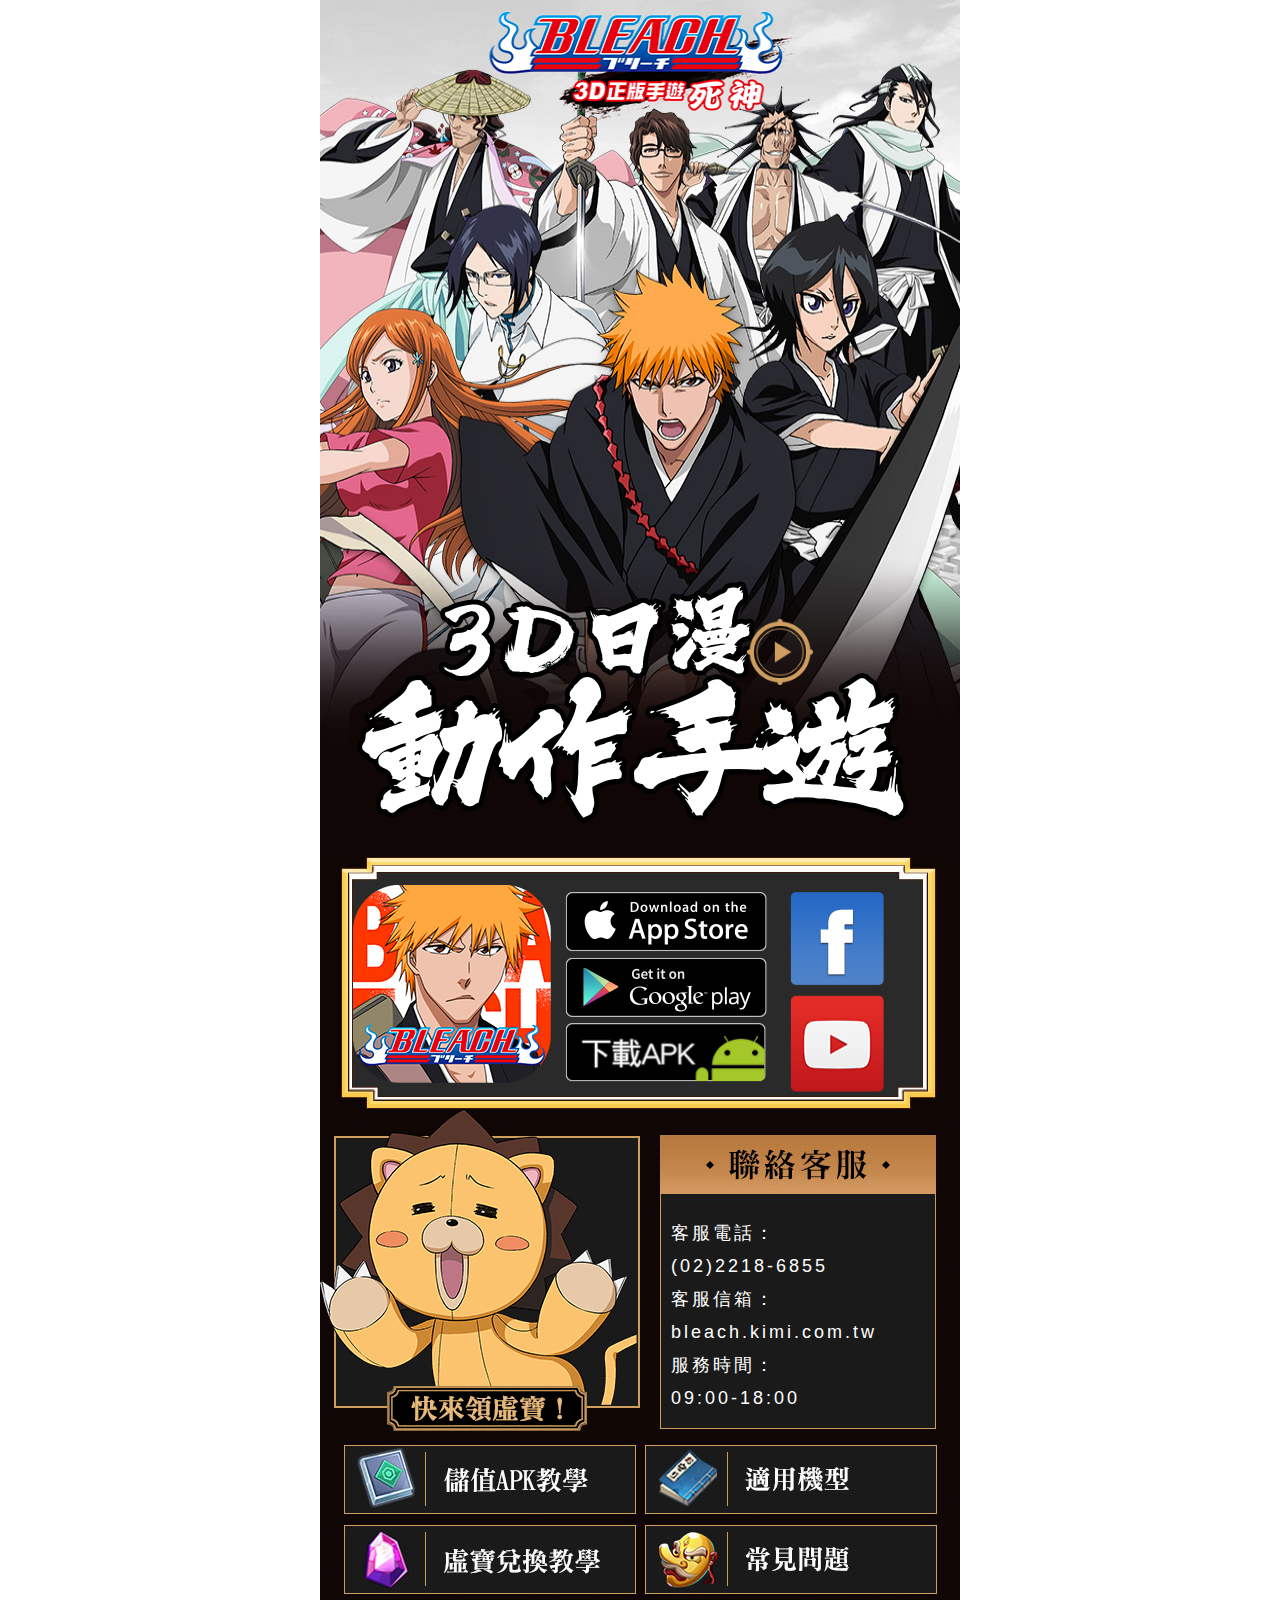
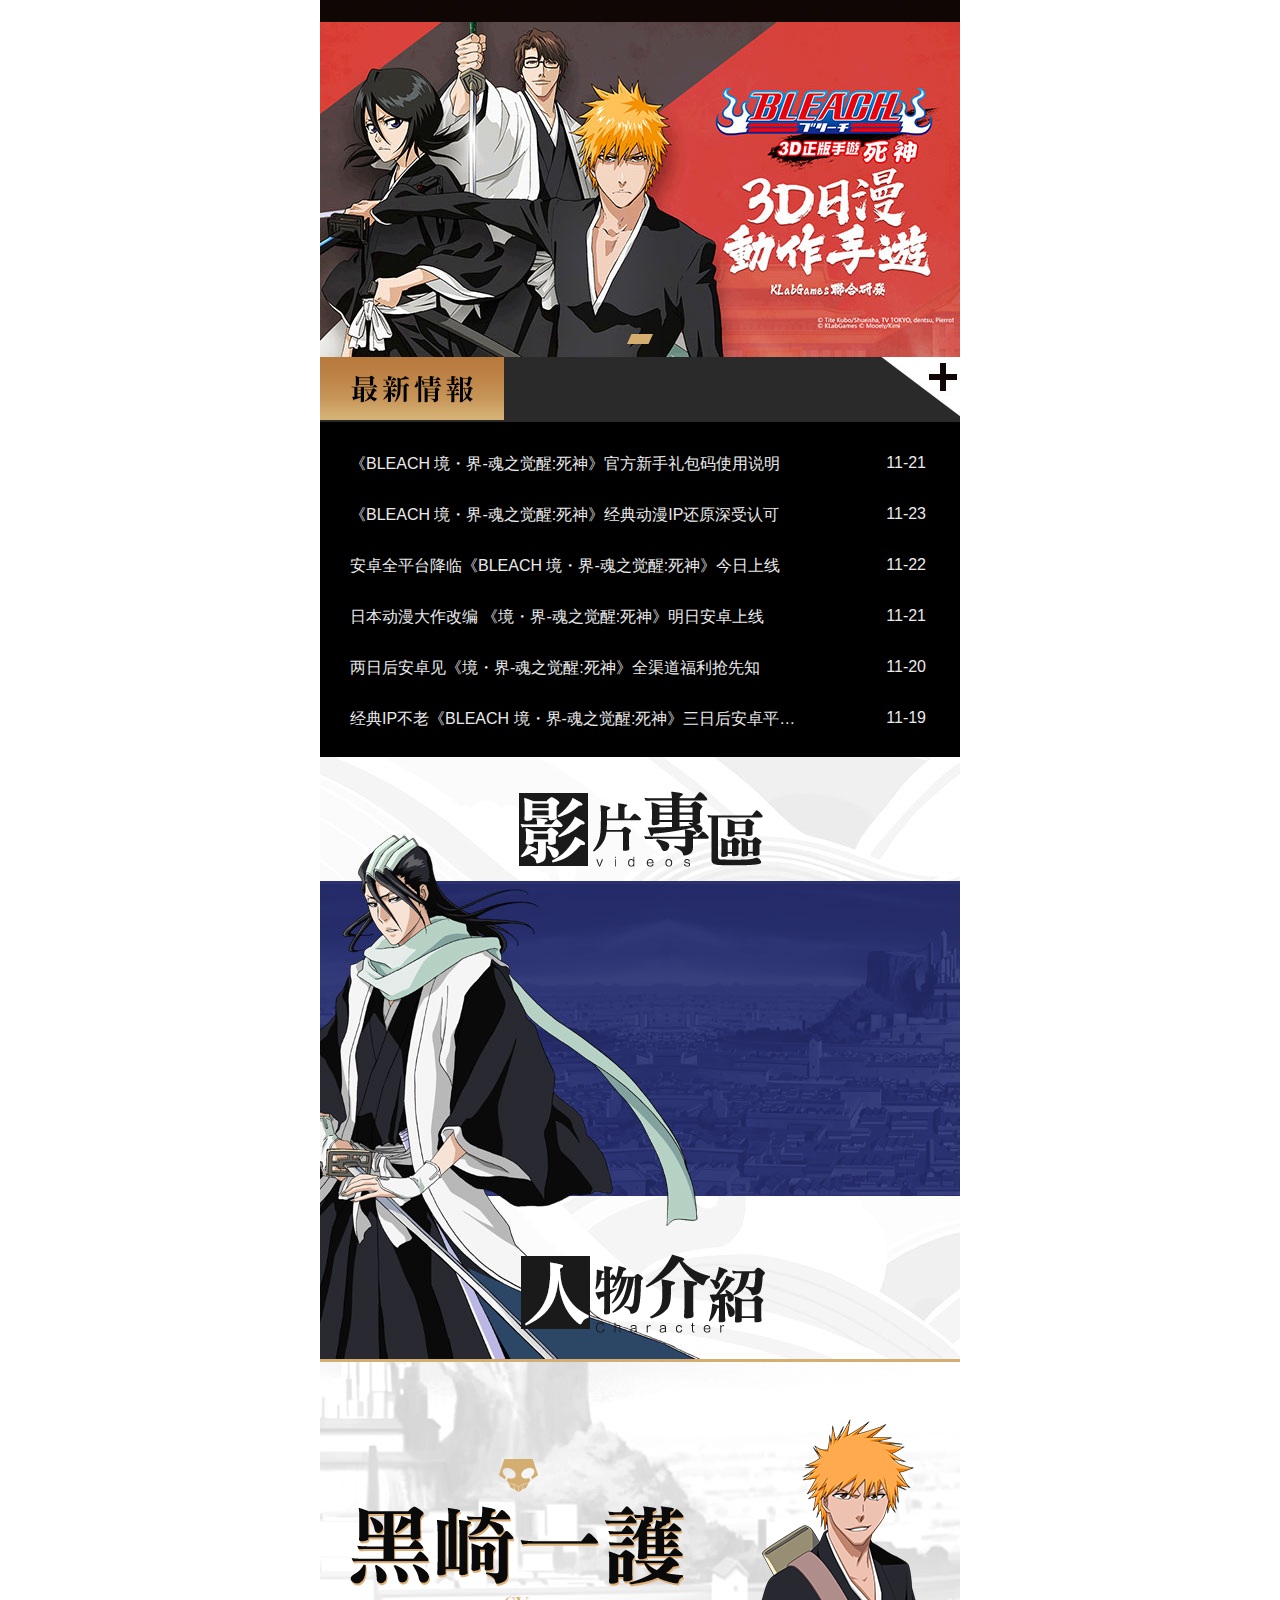
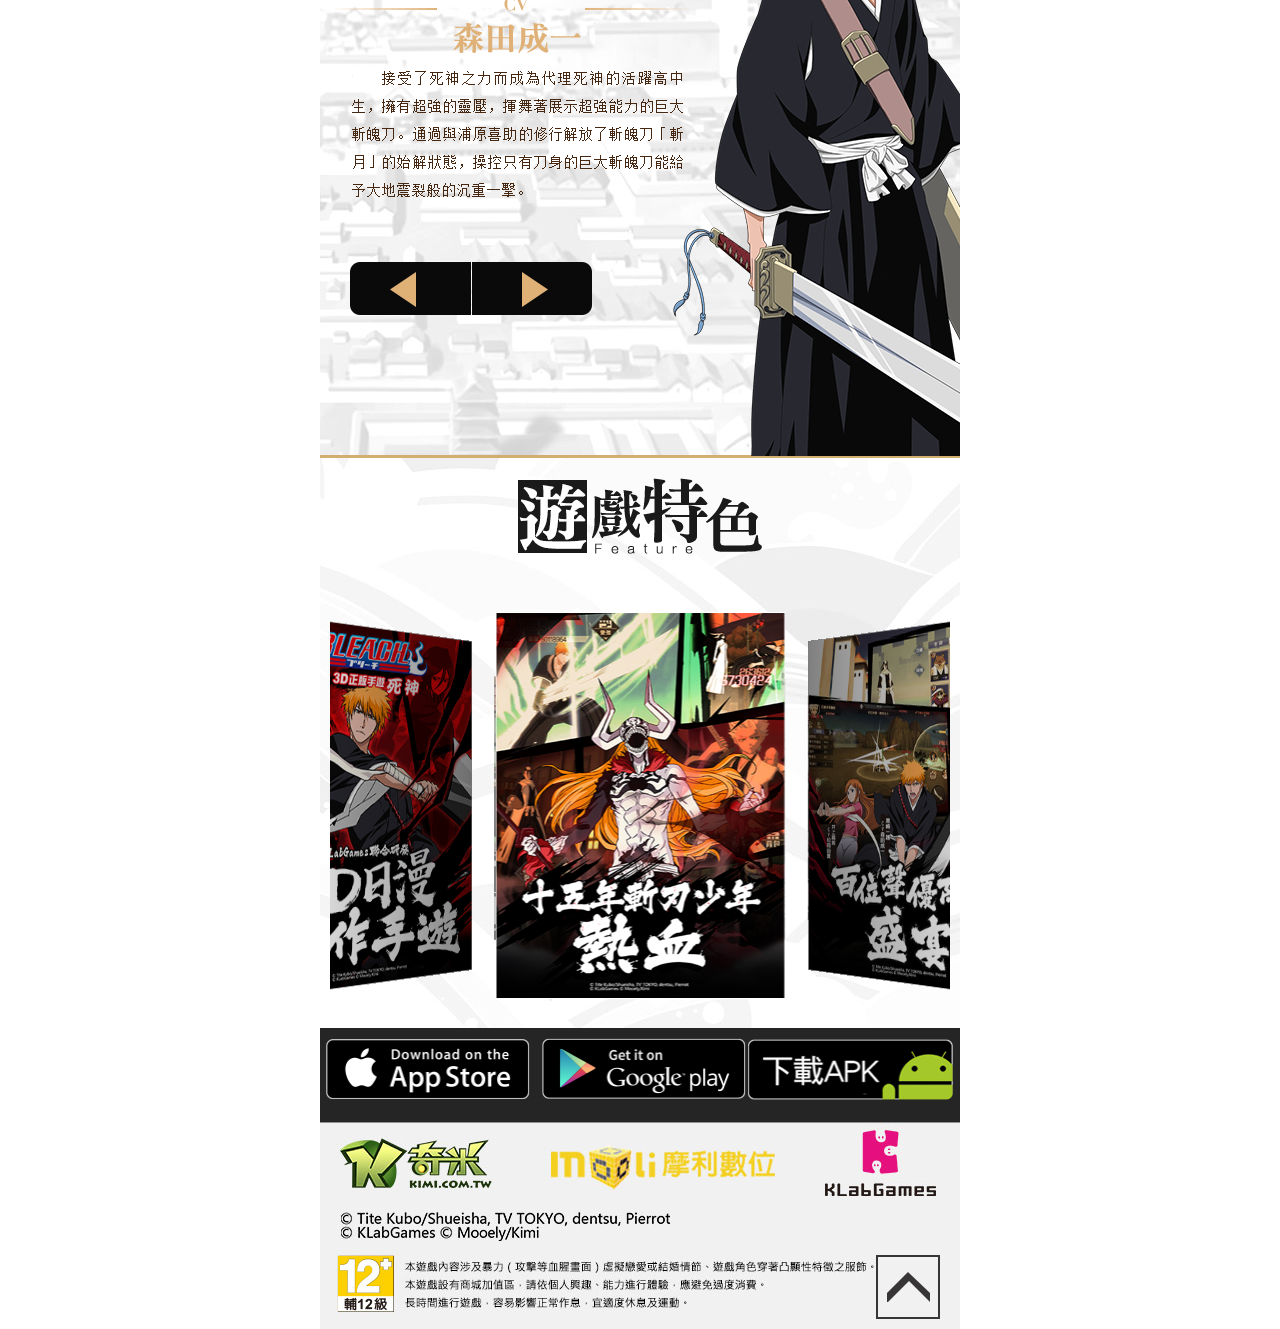
<file: aaa/index.html>
<!DOCTYPE html>
<html >
<head>
<meta charset="utf-8" />
<meta name="author" content="Design:; Web Layout:zhongyou.Peng;"/>
<meta content="width=device-width, initial-scale=1.0, maximum-scale=1.0, user-scalable=0" name="viewport">
<meta content="telephone=no" name="format-detection" />
<meta content="email=no" name="format-detection" />
<title>《死神BLEACH-正版授權手遊》官方網站</title>
<meta name="keywords" content="死神,BLEACH,死神BLEACH,魂之覺醒,境界,DeNA,GameArk,KLabGames,死神激鬥,鬥魂解放,死神漫畫,死神手遊,3D,MMORPG,ARPG,久保帶人,黑崎一護,手機遊戲,手遊,官網,官方網站">
<meta name="description" content="《死神BLEACH-正版授權手遊》KLabGames聯合開發！死神首款正版3D動作遊戲！護廷十三隊集結，一起邁向千年血戰最終章！ ">
<!--FB meta og:臉書用的-->
<meta name="og:description" content="第一款正版3D日漫動作手遊！一起邁向千年血戰最終章！"/>
<meta property="og:site_name" content="《死神BLEACH-正版授權手遊》官方網站！KLabGames聯合開發！"/>
<meta property="og:title" content="《死神BLEACH-正版授權手遊》首款3D MMORPG手遊"/>
<meta property="og:url" content="XXXXXXXXXXXXXXXXXXXXX"/>
<meta property="og:image" content="(更換成新的FB圖片) "/>

<link href="css/main.css" rel="stylesheet" type="text/css">
<link href="css/swiper.3.4.1.css" rel="stylesheet" type="text/css">
<link href="css/animate.min.css" rel="stylesheet" type="text/css">
<link rel="stylesheet" href="css/colorbox.css" />
<script>
var _hmt = _hmt || [];
(function() {
  var hm = document.createElement("script");
  hm.src = "https://hm.baidu.com/hm.js?416e86cae34c1ed76d47cf9945e0d941";
  var s = document.getElementsByTagName("script")[0]; 
  s.parentNode.insertBefore(hm, s);
})();
</script>


<!-- Google Analytics代碼for死神-->

<!-- Global site tag (gtag.js) - Google Analytics -->
<script async src="https://www.googletagmanager.com/gtag/js?id=UA-32028744-40"></script>
<script>
  window.dataLayer = window.dataLayer || [];
  function gtag(){dataLayer.push(arguments);}
  gtag('js', new Date());

  gtag('config', 'UA-32028744-40');
</script>


<!-- Google Adwords全局網站代碼-->
<!-- Global site tag (gtag.js) - Google Ads: 961497934 -->
<script async src="https://www.googletagmanager.com/gtag/js?id=AW-961497934"></script>
<script>
  window.dataLayer = window.dataLayer || [];
  function gtag(){dataLayer.push(arguments);}
  gtag('js', new Date());

  gtag('config', 'AW-961497934');
</script>

<!-- Event snippet for 《死神》官網-再行銷 remarketing page -->
<script>
  gtag('event', 'conversion', {
      'send_to': 'AW-961497934/109KCOySzZEBEM6WvcoD',
      'value': 1.0,
      'currency': 'USD',
      'aw_remarketing_only': true
  });
</script>


<!-- Facebook Pixel Code -->
<script>
  !function(f,b,e,v,n,t,s)
  {if(f.fbq)return;n=f.fbq=function(){n.callMethod?
  n.callMethod.apply(n,arguments):n.queue.push(arguments)};
  if(!f._fbq)f._fbq=n;n.push=n;n.loaded=!0;n.version='2.0';
  n.queue=[];t=b.createElement(e);t.async=!0;
  t.src=v;s=b.getElementsByTagName(e)[0];
  s.parentNode.insertBefore(t,s)}(window, document,'script',
  'https://connect.facebook.net/en_US/fbevents.js');
  fbq('init', '528269577691332');
  fbq('track', 'PageView');
</script>
<noscript><img height="1" width="1" style="display:none"
  src="https://www.facebook.com/tr?id=528269577691332&ev=PageView&noscript=1"
/></noscript>
<!-- End Facebook Pixel Code -->
</head>
<body id="section1">
<div class="wrap">
  <div class="page_1"> 
    <!--按钮-->
    <div class="part1Con">
      <div class="logo animated fadeInDown"><a href="index.html"></a></div>
      <div class="slo"> 
        <div class="play" id="playbtn"><div><a   class="iframe1" href="http://www.youtube.com/embed/CzEF5cDJi-0"  style="z-index:10000;"></a></div></div>
       
        <!--<a href="javascript:alert('敬请期待！')"><div class="play"><span></span></div></a>--> 
      </div>

    </div>
  </div>
  <div class="page_2_1 cf"> 
   <div class="phone_icon"><img src="images/icon_03.png"/></div>
   <div class="s2">
        <ul>
            <li class="apk">
            <a  href="https://smarturl.it/bleach_index_ios" target="_blank"  class="one1"><img src="images/phone_ico_app.png"/></a>
            <a href="https://smarturl.it/bleach_index_gp" target="_blank" class="one2"><img src="images/phone_ico_gg.png" /></a>
            <a href="https://smarturl.it/bleach_index_apk" target="_blank" class="one3"><img src="images/phone_ico_apk.png"/></a>
            </li>
          
        </ul>  
    </div>
   <div class="s3">
        <ul>
          
            <li class="group"> <a href="https://www.facebook.com/bleach.kimi.com.tw" target="_blank"><img src="images/phone_ico_fb.png" /></a>

            <a href="https://www.youtube.com/user/kimigamecm" target="_blank"><img src="images/phone_ico_ytb.png"/></a>    
            </li>
        </ul>
       </div>
     <!--新手礼包-->
  	<div class="fixe_btn"><a href="https://bleach.web.kimi.com.tw/sqdl/?f=web"><img src="images/imgaa_03.png"></a></div>
    <!--四个图标-->
    <p class="apk11"><a href="http://smarturl.it/hocweb_apkexplain" target="_blank"></a></p>
    <p class="apk12"><a href="http://smarturl.it/hocweb_faq" target="_blank"></a></p>
    <p class="apk13"><a href="http://smarturl.it/hocweb_codeexplain" target="_blank"></a></p>
    <p class="apk14"><a href="http://smarturl.it/hocweb_fitmodel" target="_blank"></a></p>
    <!--联络客服 -->
  	<div class="s3_1_1">
       <p>客服電話：</p><p>(02)2218-6855</p>
       <p>客服信箱：</p><p><a href="mailto:elsword@kimi.com.tw" >bleach.kimi.com.tw</a></p>
       <p>服務時間：</p><p>09:00-18:00</p>
	</div>

    
  </div>
  <div class="page_2 cf">
  	<div class="section2 cf">
      <div class="swiper-container box">
        <div class="swiper-wrapper">
                <div class="swiper-slide"><img src="images/map_pic1.jpg"></div>
                <div class="swiper-slide"><img src="images/map_pic2.jpg"></div>
                <div class="swiper-slide"><img src="images/map_pic3.jpg"></div>
                <div class="swiper-slide"><img src="images/map_pic4.jpg"></div>
         
        </div>
        <div class="swiper-pagination"></div>
      </div>
      
    </div>
    <div class="news">
      <ul class="news-title">
        <li class="active"><img src="images/bg_02.png" alt=""/></li>
         <li class="news-more"><a href="list.html"><img src="images/more.jpg"/></a> </li>
      </ul>
      <div class="news-inner">
        <ul class="news-listbox">
        <li><a href="http://bleach.kunlun.com/2018/mactive_1121/55.html"  title ="《BLEACH 境・界-魂之觉醒:死神》官方新手礼包码使用说明"  style=""  target="_blank"> <p>《BLEACH 境・界-魂之觉醒:死神》官方新手礼包码使用说明</p> <span>11-21</span></a> </li>
<li><a href="http://bleach.kunlun.com/2018/mnew_1123/61.html"  title ="《BLEACH 境・界-魂之觉醒:死神》经典动漫IP还原深受认可"  style=""  target="_blank"> <p>《BLEACH 境・界-魂之觉醒:死神》经典动漫IP还原深受认可</p> <span>11-23</span></a> </li>
<li><a href="http://bleach.kunlun.com/2018/mnew_1122/59.html"  title ="安卓全平台降临《BLEACH 境・界-魂之觉醒:死神》今日上线"  style=""  target="_blank"> <p>安卓全平台降临《BLEACH 境・界-魂之觉醒:死神》今日上线</p> <span>11-22</span></a> </li>
<li><a href="http://bleach.kunlun.com/2018/mnew_1121/57.html"  title ="日本动漫大作改编 《境・界-魂之觉醒:死神》明日安卓上线"  style=""  target="_blank"> <p>日本动漫大作改编 《境・界-魂之觉醒:死神》明日安卓上线</p> <span>11-21</span></a> </li>
<li><a href="http://bleach.kunlun.com/2018/mnew_1120/54.html"  title ="两日后安卓见《境・界-魂之觉醒:死神》全渠道福利抢先知"  style=""  target="_blank"> <p>两日后安卓见《境・界-魂之觉醒:死神》全渠道福利抢先知</p> <span>11-20</span></a> </li>
<li><a href="http://bleach.kunlun.com/2018/mnew_1119/52.html"  title ="经典IP不老《BLEACH 境・界-魂之觉醒:死神》三日后安卓平台见"  style=""  target="_blank"> <p>经典IP不老《BLEACH 境・界-魂之觉醒:死神》三日后安卓平台见</p> <span>11-19</span></a> </li>
        </ul>
        
      </div>
    </div>
  </div>
  <div class="page_3 cf">
    <h3><img src="images/title_06.png" alt=""/></h3>
    <div class="page3conte cf">
      <div class="swiper-container box_sp">
        <div class="swiper-wrapper">
          <div class="swiper-slide">
<!--            <iframe frameborder="0" width="100%" height="100%" src="https://v.qq.com/iframe/player.html?vid=z0511i7q853&tiny=0&auto=0" allowfullscreen></iframe>-->
<iframe width="100%" height="100%" src="http://www.youtube.com/embed/CzEF5cDJi-0" scrolling="no" border="0" frameborder="no" framespacing="0" allowfullscreen="true"> </iframe>

          </div>
        
        </div>
      </div>
     
    </div>
    <h4><img src="images/title_08.png" alt=""/></h4>
  </div>
  <div class="page_4 cf">
    <div class="game_roles">
      <div class="swiper-container box2">
        <div class="swiper-wrapper">
          <div class="swiper-slide slide1">
            <div class="role_info">
              <h3 class="tit"><img src="images/pic1_ren.png"/></h3>
            </div>
            <img src="images/pic1_wz.png" class="role_img1 role_img"/> </div>
          <div class="swiper-slide slide2">
            <div class="role_info">
              <h3 class="tit"><img src="images/pic2_ren.png"/></h3>
            </div>
            <img src="images/pic2_wz.png" class="role_img2 role_img"/> </div>
          <div class="swiper-slide slide3">
            <div class="role_info">
              <h3 class="tit"><img src="images/pic3_ren.png"/></h3>
            </div>
            <img src="images/pic3_wz.png" class="role_img3 role_img"/> </div>
          <div class="swiper-slide slide4">
            <div class="role_info">
              <h3 class="tit"><img src="images/pic4_ren.png"/></h3>
            </div>
            <img src="images/pic4_wz.png" class="role_img4 role_img"/> </div>
          <div class="swiper-slide slide5">
            <div class="role_info">
              <h3 class="tit"><img src="images/pic5_ren.png"/></h3>
            </div>
            <img src="images/pic5_wz.png" class="role_img5 role_img"/> </div>
          <div class="swiper-slide slide6">
            <div class="role_info">
              <h3 class="tit"><img src="images/pic6_ren.png"/></h3>
            </div>
            <img src="images/pic6_wz.png" class="role_img6 role_img"/> </div>
        </div>
        <div class="lef"></div>
        <div class="rig"></div>
      </div>
    </div>
  </div>
  <div class="page_5 cf">
    <div class="mainShow cf">
      <h3><img src="images/title_10.png" alt=""/></h3>
      <div class="swiper-container box3">
        <div class="swiper-wrapper">
          <div class="swiper-slide"><img src="images/pic_01.png" alt=""/></div>
          <div class="swiper-slide"><img src="images/pic_02.png" alt=""/></div>
          <div class="swiper-slide"><img src="images/pic_03.png" alt=""/></div>
          <div class="swiper-slide"><img src="images/pic_04.png" alt=""/></div>
          <div class="swiper-slide"><img src="images/pic_05.png" alt=""/></div>
        </div>
      </div>
    </div>
  </div>
  <div class="phone_bottom">
 	 <div class="footerright"><a href="#section1"><img src="images/btn_28.png" alt=""/></a></div>
    <div class="phone_list_img">
        <a href="https://smarturl.it/bleach_index_ios" target="_blank"><img src="images/phone_bottom_app.png" /></a>
        <a href="https://smarturl.it/bleach_index_gp" target="_blank"><img src="images/phone_bottom_gg.png" /></a>
        <a href="https://smarturl.it/bleach_index_apk" target="_blank"><img src="images/phone_bottom_apk.png" /></a>
    </div>
</div>
  
</div>

<!--弹出-->


<script type="text/javascript" src="js/jquery.min.js"></script> 
<script type="text/javascript" src="js/swiper.3.4.1.js"></script> 
<script type="text/javascript" src="js/index.js"></script>
<script>
    function IsIos(){
        var userAgentInfo = navigator.userAgent;
        var Agents = new Array("iPhone", "iPad", "iPod");
        var flag = true;
        for (var v = 0; v < Agents.length; v++) {
            if (userAgentInfo.indexOf(Agents[v]) > 0) { flag = false; break; }
        }
        return flag;
    }
$(function(){
/*
var userAgentinfo = navigator.userAgent;
if((userAgentinfo.indexOf("iPhone") != -1)||(userAgentinfo.indexOf("iPad") != -1)||(userAgentinfo.indexOf("iPod") != -1)){
	$("#downLoad").addClass("yy_btn1");
	$("#downLoad").attr("href","https://itunes.apple.com/cn/app/id1326760593?mt=8"); 
    }else{
	$("#downLoad").addClass("yy_btn");
	$("#downLoad").attr("href","http://bleach.kunlun.com/yuyue/"); 
    }
*/

                if(IsIos()) {
        $("#downLoad").addClass("yy_btn");
        $("#downLoad").attr("href","https://cn1-bleach.static.kunlun.com/package/android/files/bleach_kunlun_2.0.5_1122.0232_dev1.apk"); 
                }else{
        $("#downLoad").addClass("yy_btn1");
        $("#downLoad").attr("href","https://itunes.apple.com/cn/app/id1326760593?mt=8"); 

                }  
/*
	$("#downLoad").click(function(){
		if(IsIos()) {
			//$("").removeClass("aaa").addClass("bbb");
			window.open("http://bleach.kunlun.com/yuyue");
			//window.open("https://cn1-bleach.static.kunlun.com/package/android/files/bleach_kunlun_2.0.5_1122.0232_dev1.apk");
		}else{
			alert('仅安卓测试，IOS敬请期待');
			window.open("http://bleach.kunlun.com/yuyue");
		}		
	})
*/
})
</script>
<script src="js/jquery.colorbox.js"></script>
<script>
	$(document).ready(function(){
			//Examples of how to assign the Colorbox event to elements
		
		$(".iframe1").colorbox({iframe:true, width:"600px", height:"460px"});
	
		//Example of preserving a JavaScript event for inline calls.
			$("#click1").click(function(){ 
				$('#click1').css({"background-color":"#f00", "color":"#000", "cursor":"inherit"}).text("Open this window again and this message will still be here.");
				
			});	
		});		
</script>
</body>
</html>
</file>
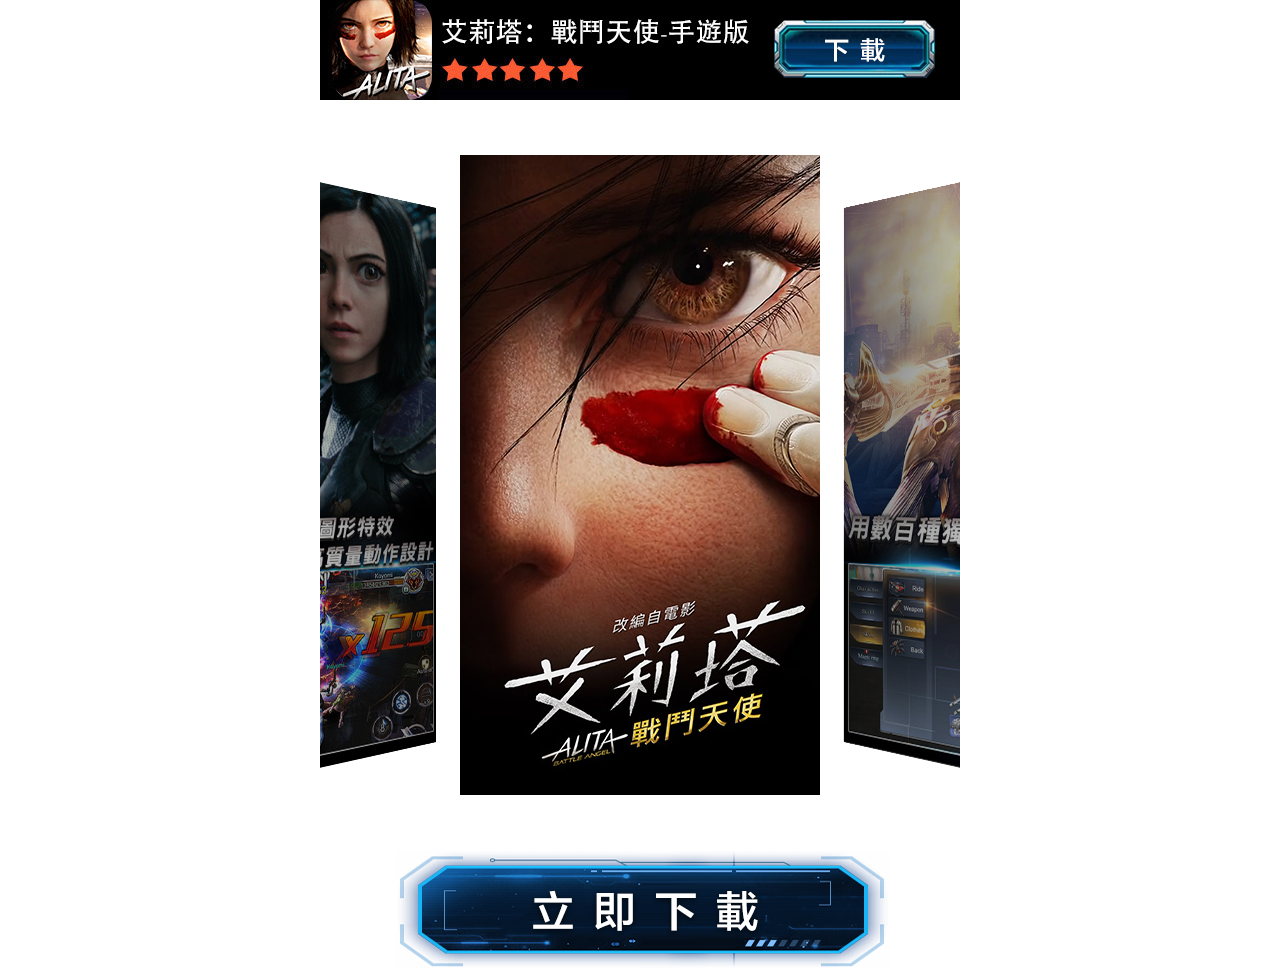
<file: alita/index.html>
<!DOCTYPE html>
<html >
<head>
<meta charset="utf-8" />
<meta name="author" content="Design:; Web Layout:yan.xu;"/>
<meta content="width=device-width, initial-scale=1.0, maximum-scale=1.0, user-scalable=0" name="viewport">
<meta content="telephone=no" name="format-detection" />
<meta content="email=no" name="format-detection" />
<title>艾莉塔：戰鬥天使-手遊版</title>
<meta name="Keywords" content=""/>
<meta name="description" content=""/>
<link href="css/main.css" rel="stylesheet" type="text/css">
<link href="css/swiper.3.4.1.css" rel="stylesheet" type="text/css">
<link href="css/animate.min.css" rel="stylesheet" type="text/css">
<script>
var _hmt = _hmt || [];
(function() {
  var hm = document.createElement("script");
  hm.src = "https://hm.baidu.com/hm.js?416e86cae34c1ed76d47cf9945e0d941";
  var s = document.getElementsByTagName("script")[0]; 
  s.parentNode.insertBefore(hm, s);
})();
</script>
<style type="text/css">
.swiper-container-horizontal>.swiper-pagination-bullets, .swiper-pagination-custom, .swiper-pagination-fraction{    bottom: 0px;
    left: 0;
    width: 100%;}
</style>
</head>
<body id="section1">
<div class="wrap">
  <div class="page_1"> 
    <!--按钮-->
      <a href="http://smarturl.it/chb1"><div class="logo  ani"></div></a> 

  </div>
   

  
  <div class="page_5 cf">
    <div class="mainShow cf">
     
      <div class="swiper-container box3">
        <div class="swiper-wrapper">
          <div class="swiper-slide"><img src="images/fot_pic1.jpg" alt=""/></div>
          <div class="swiper-slide"><img src="images/fot_pic2.jpg" alt=""/></div>
          <div class="swiper-slide"><img src="images/fot_pic3.jpg" alt=""/></div>
          <div class="swiper-slide"><img src="images/fot_pic4.jpg" alt=""/></div>
          <div class="swiper-slide"><img src="images/fot_pic5.jpg" alt=""/></div>
        </div>
        
      </div>
    </div>
  </div>
  <a href="http://smarturl.it/chb2"><div class="btn3"></div></a> 

  
    <!--按钮-->
      

  
  
</div>


<script type="text/javascript" src="js/jquery.min.js"></script> 
<script type="text/javascript" src="js/swiper.3.4.1.js"></script> 
<script type="text/javascript" src="js/index.js"></script>
<script>
    function IsIos(){
        var userAgentInfo = navigator.userAgent;
        var Agents = new Array("iPhone", "iPad", "iPod");
        var flag = true;
        for (var v = 0; v < Agents.length; v++) {
            if (userAgentInfo.indexOf(Agents[v]) > 0) { flag = false; break; }
        }
        return flag;
    }
$(function(){
/*
var userAgentinfo = navigator.userAgent;
if((userAgentinfo.indexOf("iPhone") != -1)||(userAgentinfo.indexOf("iPad") != -1)||(userAgentinfo.indexOf("iPod") != -1)){
	$("#downLoad").addClass("yy_btn1");
	$("#downLoad").attr("href","https://itunes.apple.com/cn/app/id1326760593?mt=8"); 
    }else{
	$("#downLoad").addClass("yy_btn");
	$("#downLoad").attr("href","http://bleach.kunlun.com/yuyue/"); 
    }
*/

                if(IsIos()) {
        $("#downLoad").addClass("yy_btn");
        $("#downLoad").attr("href","https://cn1-bleach.static.kunlun.com/package/android/files/bleach_kunlun_2.0.5_1122.0232_dev1.apk"); 
                }else{
        $("#downLoad").addClass("yy_btn1");
        $("#downLoad").attr("href","https://itunes.apple.com/cn/app/id1326760593?mt=8"); 

                }  
/*
	$("#downLoad").click(function(){
		if(IsIos()) {
			//$("").removeClass("aaa").addClass("bbb");
			window.open("http://bleach.kunlun.com/yuyue");
			//window.open("https://cn1-bleach.static.kunlun.com/package/android/files/bleach_kunlun_2.0.5_1122.0232_dev1.apk");
		}else{
			alert('仅安卓测试，IOS敬请期待');
			window.open("http://bleach.kunlun.com/yuyue");
		}		
	})
*/
})
</script>
</body>
</html>
</file>
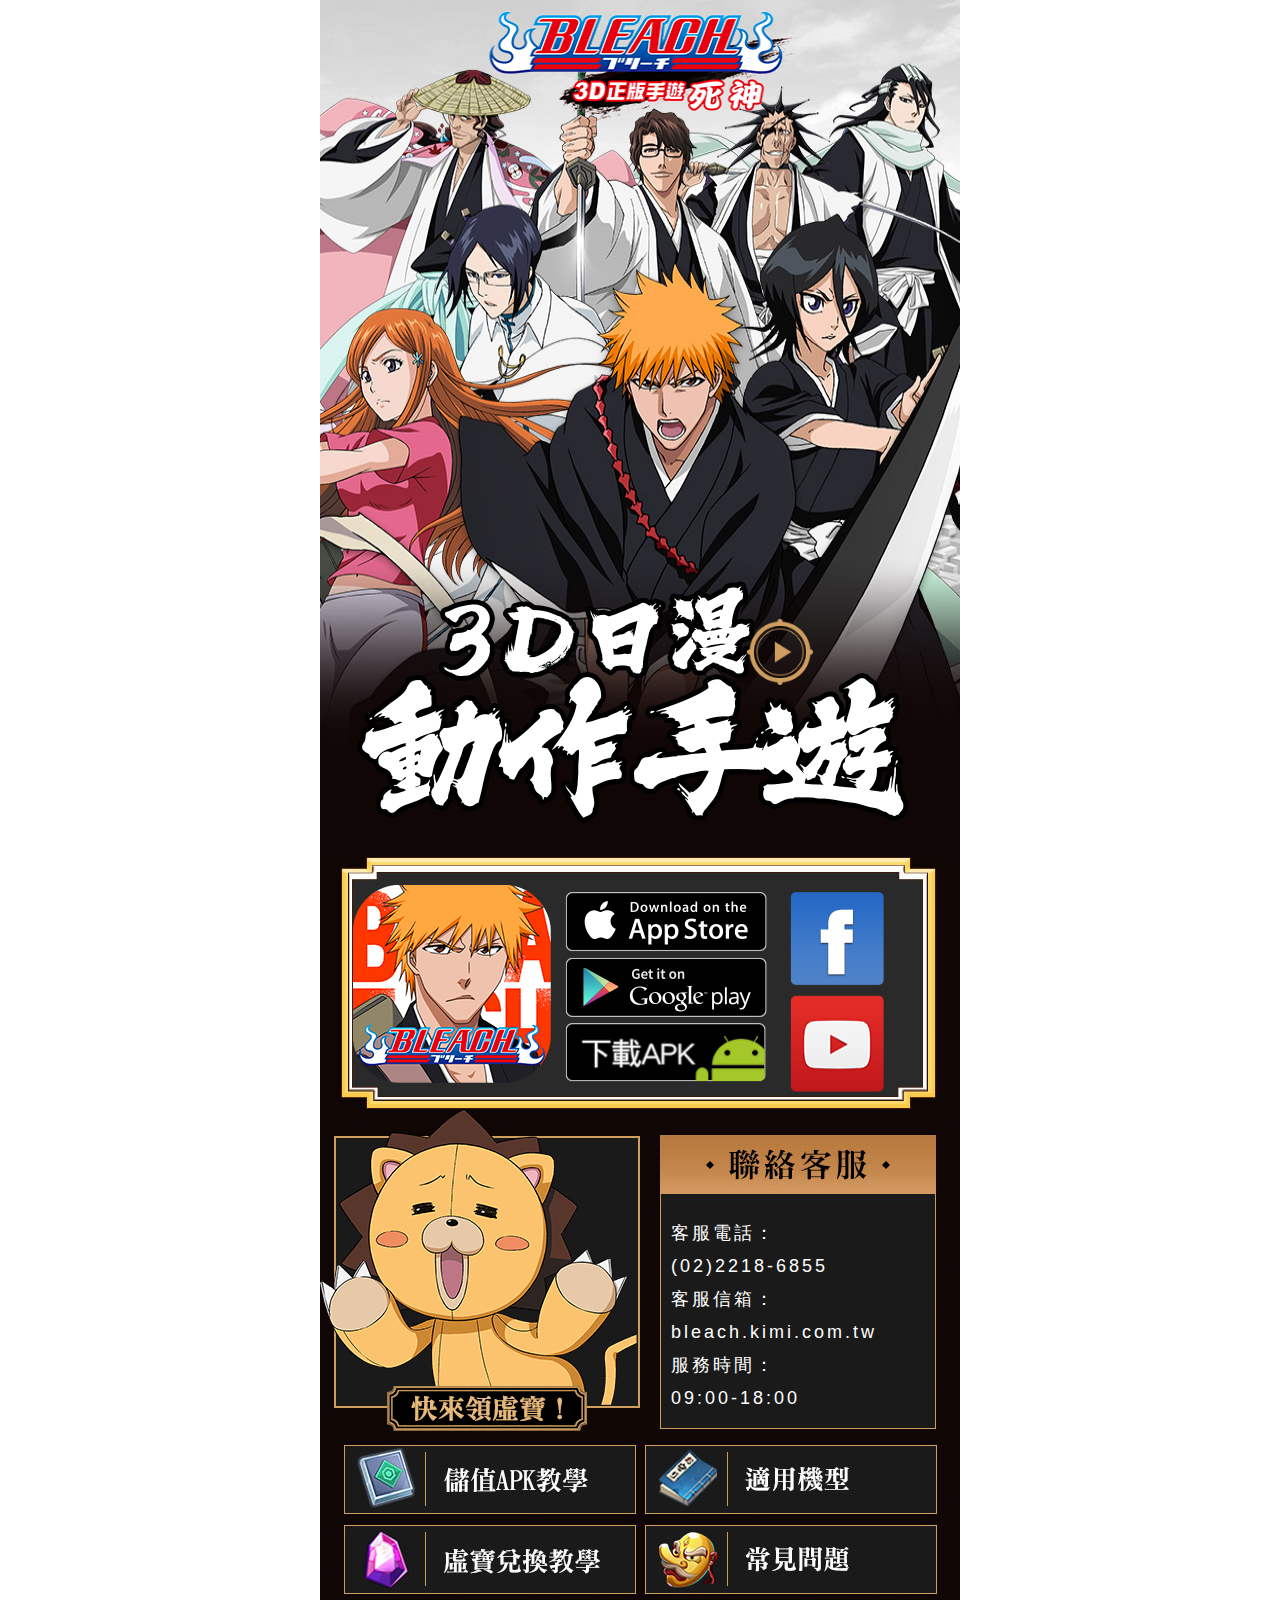
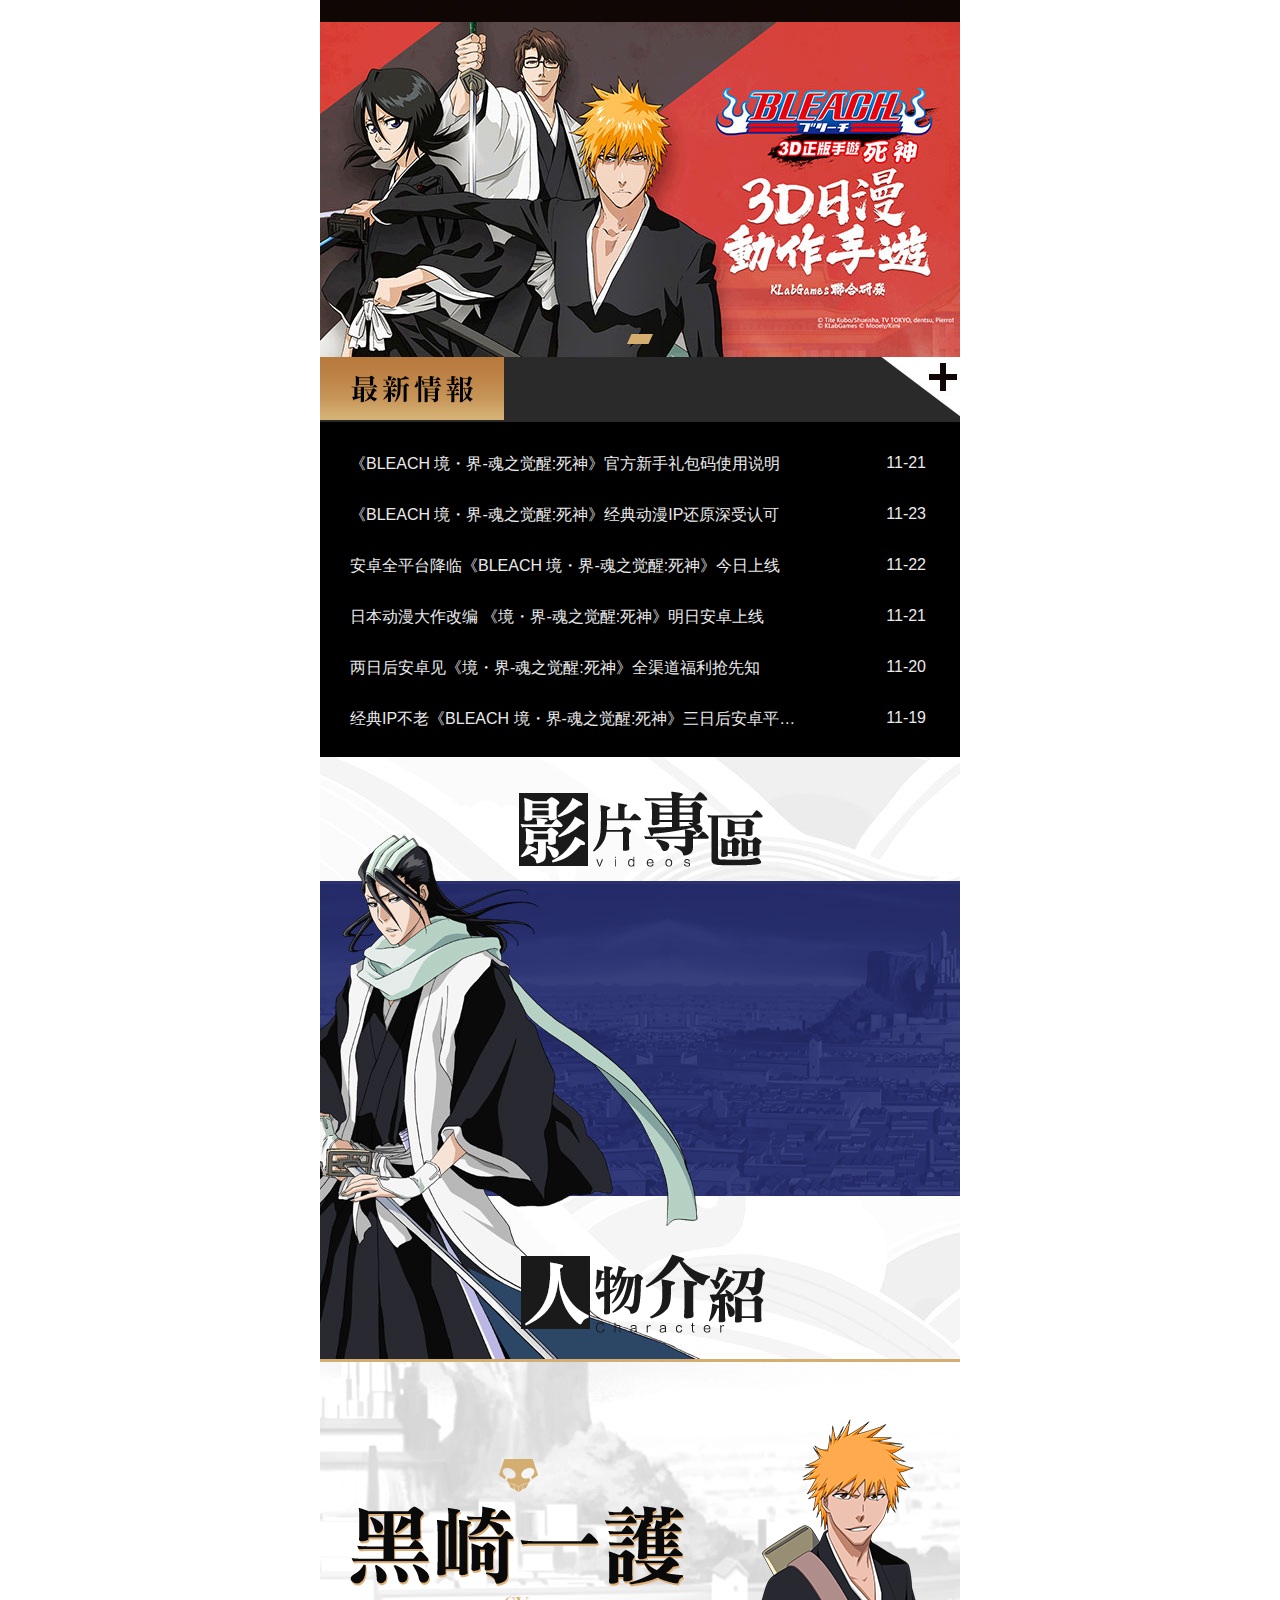
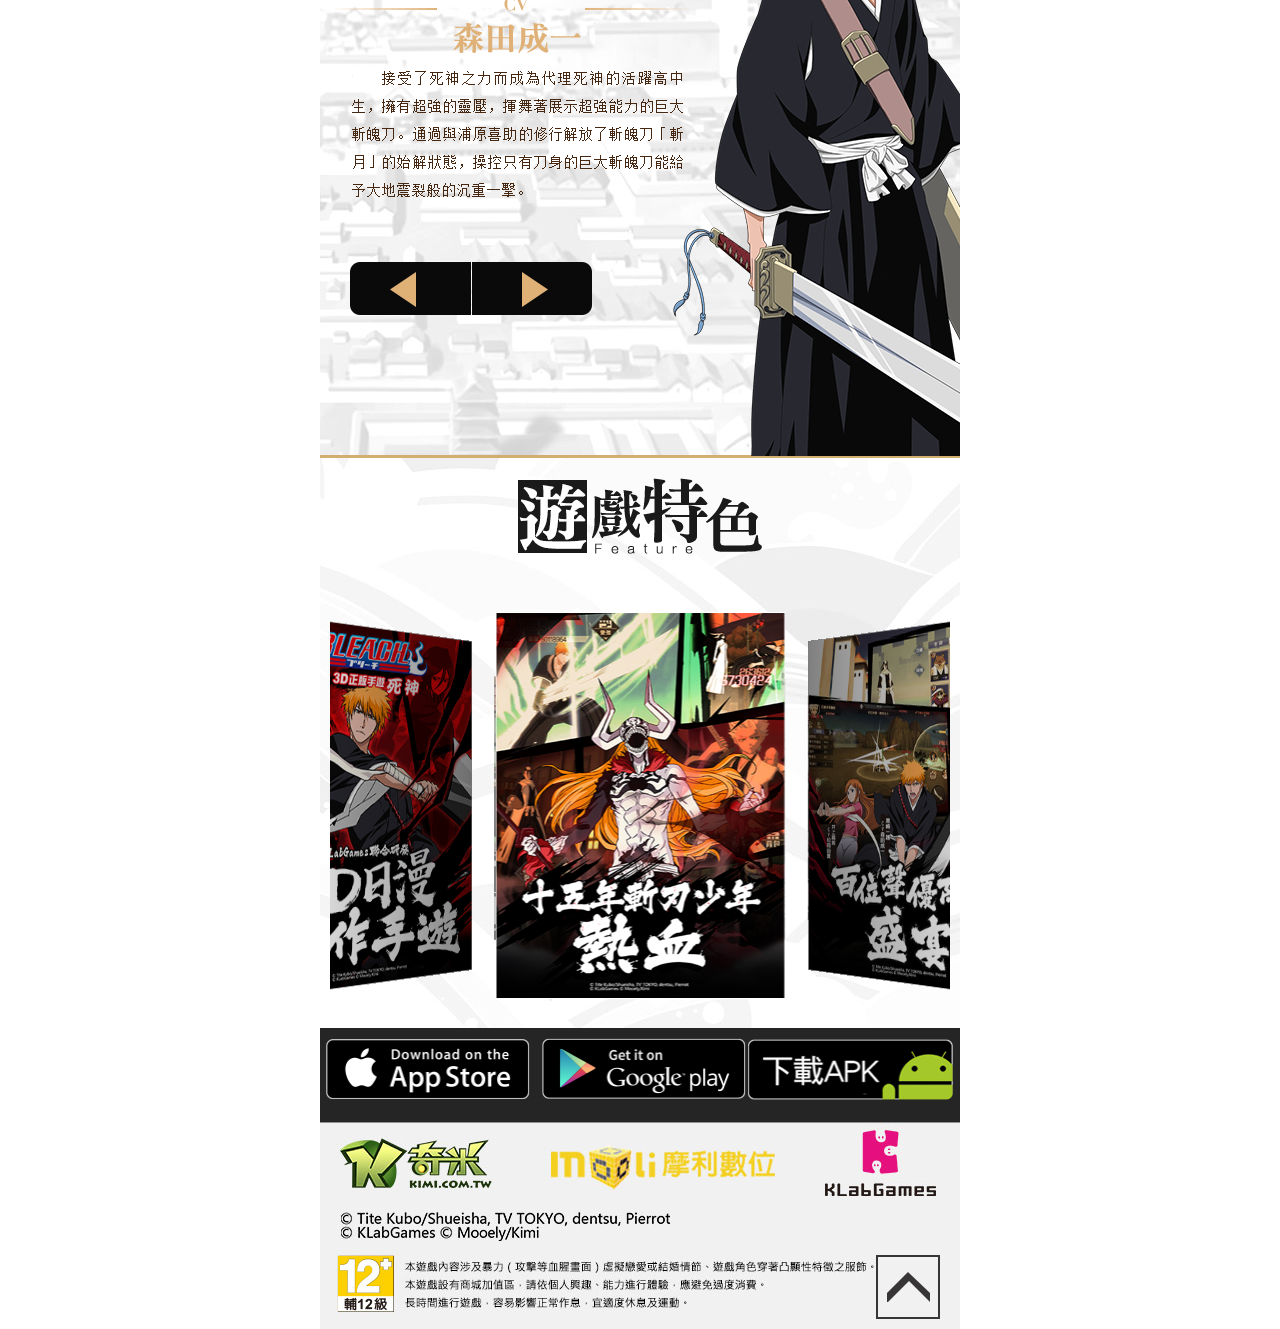
<file: ff/index.html>
<!DOCTYPE html>
<html >
<head>
<meta charset="utf-8" />
<meta name="author" content="Design:; Web Layout:zhongyou.Peng;"/>
<meta content="width=device-width, initial-scale=1.0, maximum-scale=1.0, user-scalable=0" name="viewport">
<meta content="telephone=no" name="format-detection" />
<meta content="email=no" name="format-detection" />
<title>《死神BLEACH-正版授權手遊》官方網站</title>
<meta name="keywords" content="死神,BLEACH,死神BLEACH,魂之覺醒,境界,DeNA,GameArk,KLabGames,死神激鬥,鬥魂解放,死神漫畫,死神手遊,3D,MMORPG,ARPG,久保帶人,黑崎一護,手機遊戲,手遊,官網,官方網站">
<meta name="description" content="《死神BLEACH-正版授權手遊》KLabGames聯合開發！死神首款正版3D動作遊戲！護廷十三隊集結，一起邁向千年血戰最終章！ ">
<!--FB meta og:臉書用的-->
<meta name="og:description" content="第一款正版3D日漫動作手遊！一起邁向千年血戰最終章！"/>
<meta property="og:site_name" content="《死神BLEACH-正版授權手遊》官方網站！KLabGames聯合開發！"/>
<meta property="og:title" content="《死神BLEACH-正版授權手遊》首款3D MMORPG手遊"/>
<meta property="og:url" content="XXXXXXXXXXXXXXXXXXXXX"/>
<meta property="og:image" content="(更換成新的FB圖片) "/>

<link href="css/main.css" rel="stylesheet" type="text/css">
<link href="css/swiper.3.4.1.css" rel="stylesheet" type="text/css">
<link href="css/animate.min.css" rel="stylesheet" type="text/css">
<link rel="stylesheet" href="css/colorbox.css" />
<script>
var _hmt = _hmt || [];
(function() {
  var hm = document.createElement("script");
  hm.src = "https://hm.baidu.com/hm.js?416e86cae34c1ed76d47cf9945e0d941";
  var s = document.getElementsByTagName("script")[0]; 
  s.parentNode.insertBefore(hm, s);
})();
</script>


<!-- Google Analytics代碼for死神-->

<!-- Global site tag (gtag.js) - Google Analytics -->
<script async src="https://www.googletagmanager.com/gtag/js?id=UA-32028744-40"></script>
<script>
  window.dataLayer = window.dataLayer || [];
  function gtag(){dataLayer.push(arguments);}
  gtag('js', new Date());

  gtag('config', 'UA-32028744-40');
</script>


<!-- Google Adwords全局網站代碼-->
<!-- Global site tag (gtag.js) - Google Ads: 961497934 -->
<script async src="https://www.googletagmanager.com/gtag/js?id=AW-961497934"></script>
<script>
  window.dataLayer = window.dataLayer || [];
  function gtag(){dataLayer.push(arguments);}
  gtag('js', new Date());

  gtag('config', 'AW-961497934');
</script>

<!-- Event snippet for 《死神》官網-再行銷 remarketing page -->
<script>
  gtag('event', 'conversion', {
      'send_to': 'AW-961497934/109KCOySzZEBEM6WvcoD',
      'value': 1.0,
      'currency': 'USD',
      'aw_remarketing_only': true
  });
</script>


<!-- Facebook Pixel Code -->
<script>
  !function(f,b,e,v,n,t,s)
  {if(f.fbq)return;n=f.fbq=function(){n.callMethod?
  n.callMethod.apply(n,arguments):n.queue.push(arguments)};
  if(!f._fbq)f._fbq=n;n.push=n;n.loaded=!0;n.version='2.0';
  n.queue=[];t=b.createElement(e);t.async=!0;
  t.src=v;s=b.getElementsByTagName(e)[0];
  s.parentNode.insertBefore(t,s)}(window, document,'script',
  'https://connect.facebook.net/en_US/fbevents.js');
  fbq('init', '528269577691332');
  fbq('track', 'PageView');
</script>
<noscript><img height="1" width="1" style="display:none"
  src="https://www.facebook.com/tr?id=528269577691332&ev=PageView&noscript=1"
/></noscript>
<!-- End Facebook Pixel Code -->
</head>
<body id="section1">
<div class="wrap">
  <div class="page_1"> 
    <!--按钮-->
    <div class="part1Con">
      <div class="logo animated fadeInDown"><a href="index.html"></a></div>
      <div class="slo"> 
        <div class="play" id="playbtn"><div><a   class="iframe1" href="http://www.youtube.com/embed/CzEF5cDJi-0"  style="z-index:10000;"></a></div></div>
       
        <!--<a href="javascript:alert('敬请期待！')"><div class="play"><span></span></div></a>--> 
      </div>

    </div>
  </div>
  <div class="page_2_1 cf"> 
   <div class="phone_icon"><img src="images/icon_03.png"/></div>
   <div class="s2">
        <ul>
            <li class="apk">
            <a  href="https://smarturl.it/bleach_index_ios" target="_blank"  class="one1"><img src="images/phone_ico_app.png"/></a>
            <a href="https://smarturl.it/bleach_index_gp" target="_blank" class="one2"><img src="images/phone_ico_gg.png" /></a>
            <a href="https://smarturl.it/bleach_index_apk" target="_blank" class="one3"><img src="images/phone_ico_apk.png"/></a>
            </li>
          
        </ul>  
    </div>
   <div class="s3">
        <ul>
          
            <li class="group"> <a href="https://www.facebook.com/bleach.kimi.com.tw" target="_blank"><img src="images/phone_ico_fb.png" /></a>

            <a href="https://www.youtube.com/user/kimigamecm" target="_blank"><img src="images/phone_ico_ytb.png"/></a>    
            </li>
        </ul>
       </div>
     <!--新手礼包-->
  	<div class="fixe_btn"><a href="https://bleach.web.kimi.com.tw/sqdl/?f=web"><img src="images/imgaa_03.png"></a></div>
    <!--四个图标-->
    <p class="apk11"><a href="http://smarturl.it/hocweb_apkexplain" target="_blank"></a></p>
    <p class="apk12"><a href="http://smarturl.it/hocweb_faq" target="_blank"></a></p>
    <p class="apk13"><a href="http://smarturl.it/hocweb_codeexplain" target="_blank"></a></p>
    <p class="apk14"><a href="http://smarturl.it/hocweb_fitmodel" target="_blank"></a></p>
    <!--联络客服 -->
  	<div class="s3_1_1">
       <p>客服電話：</p><p>(02)2218-6855</p>
       <p>客服信箱：</p><p><a href="mailto:elsword@kimi.com.tw" >bleach.kimi.com.tw</a></p>
       <p>服務時間：</p><p>09:00-18:00</p>
	</div>

    
  </div>
  <div class="page_2 cf">
  	<div class="section2 cf">
      <div class="swiper-container box">
        <div class="swiper-wrapper">
                <div class="swiper-slide"><img src="images/map_pic1.jpg"></div>
                <div class="swiper-slide"><img src="images/map_pic2.jpg"></div>
                <div class="swiper-slide"><img src="images/map_pic3.jpg"></div>
                <div class="swiper-slide"><img src="images/map_pic4.jpg"></div>
         
        </div>
        <div class="swiper-pagination"></div>
      </div>
      
    </div>
    <div class="news">
      <ul class="news-title">
        <li class="active"><img src="images/bg_02.png" alt=""/></li>
         <li class="news-more"><a href="list.html"><img src="images/more.jpg"/></a> </li>
      </ul>
      <div class="news-inner">
        <ul class="news-listbox">
        <li><a href="http://bleach.kunlun.com/2018/mactive_1121/55.html"  title ="《BLEACH 境・界-魂之觉醒:死神》官方新手礼包码使用说明"  style=""  target="_blank"> <p>《BLEACH 境・界-魂之觉醒:死神》官方新手礼包码使用说明</p> <span>11-21</span></a> </li>
<li><a href="http://bleach.kunlun.com/2018/mnew_1123/61.html"  title ="《BLEACH 境・界-魂之觉醒:死神》经典动漫IP还原深受认可"  style=""  target="_blank"> <p>《BLEACH 境・界-魂之觉醒:死神》经典动漫IP还原深受认可</p> <span>11-23</span></a> </li>
<li><a href="http://bleach.kunlun.com/2018/mnew_1122/59.html"  title ="安卓全平台降临《BLEACH 境・界-魂之觉醒:死神》今日上线"  style=""  target="_blank"> <p>安卓全平台降临《BLEACH 境・界-魂之觉醒:死神》今日上线</p> <span>11-22</span></a> </li>
<li><a href="http://bleach.kunlun.com/2018/mnew_1121/57.html"  title ="日本动漫大作改编 《境・界-魂之觉醒:死神》明日安卓上线"  style=""  target="_blank"> <p>日本动漫大作改编 《境・界-魂之觉醒:死神》明日安卓上线</p> <span>11-21</span></a> </li>
<li><a href="http://bleach.kunlun.com/2018/mnew_1120/54.html"  title ="两日后安卓见《境・界-魂之觉醒:死神》全渠道福利抢先知"  style=""  target="_blank"> <p>两日后安卓见《境・界-魂之觉醒:死神》全渠道福利抢先知</p> <span>11-20</span></a> </li>
<li><a href="http://bleach.kunlun.com/2018/mnew_1119/52.html"  title ="经典IP不老《BLEACH 境・界-魂之觉醒:死神》三日后安卓平台见"  style=""  target="_blank"> <p>经典IP不老《BLEACH 境・界-魂之觉醒:死神》三日后安卓平台见</p> <span>11-19</span></a> </li>
        </ul>
        
      </div>
    </div>
  </div>
  <div class="page_3 cf">
    <h3><img src="images/title_06.png" alt=""/></h3>
    <div class="page3conte cf">
      <div class="swiper-container box_sp">
        <div class="swiper-wrapper">
          <div class="swiper-slide">
<!--            <iframe frameborder="0" width="100%" height="100%" src="https://v.qq.com/iframe/player.html?vid=z0511i7q853&tiny=0&auto=0" allowfullscreen></iframe>-->
<iframe width="100%" height="100%" src="http://www.youtube.com/embed/CzEF5cDJi-0" scrolling="no" border="0" frameborder="no" framespacing="0" allowfullscreen="true"> </iframe>

          </div>
        
        </div>
      </div>
     
    </div>
    <h4><img src="images/title_08.png" alt=""/></h4>
  </div>
  <div class="page_4 cf">
    <div class="game_roles">
      <div class="swiper-container box2">
        <div class="swiper-wrapper">
          <div class="swiper-slide slide1">
            <div class="role_info">
              <h3 class="tit"><img src="images/pic1_ren.png"/></h3>
            </div>
            <img src="images/pic1_wz.png" class="role_img1 role_img"/> </div>
          <div class="swiper-slide slide2">
            <div class="role_info">
              <h3 class="tit"><img src="images/pic2_ren.png"/></h3>
            </div>
            <img src="images/pic2_wz.png" class="role_img2 role_img"/> </div>
          <div class="swiper-slide slide3">
            <div class="role_info">
              <h3 class="tit"><img src="images/pic3_ren.png"/></h3>
            </div>
            <img src="images/pic3_wz.png" class="role_img3 role_img"/> </div>
          <div class="swiper-slide slide4">
            <div class="role_info">
              <h3 class="tit"><img src="images/pic4_ren.png"/></h3>
            </div>
            <img src="images/pic4_wz.png" class="role_img4 role_img"/> </div>
          <div class="swiper-slide slide5">
            <div class="role_info">
              <h3 class="tit"><img src="images/pic5_ren.png"/></h3>
            </div>
            <img src="images/pic5_wz.png" class="role_img5 role_img"/> </div>
          <div class="swiper-slide slide6">
            <div class="role_info">
              <h3 class="tit"><img src="images/pic6_ren.png"/></h3>
            </div>
            <img src="images/pic6_wz.png" class="role_img6 role_img"/> </div>
        </div>
        <div class="lef"></div>
        <div class="rig"></div>
      </div>
    </div>
  </div>
  <div class="page_5 cf">
    <div class="mainShow cf">
      <h3><img src="images/title_10.png" alt=""/></h3>
      <div class="swiper-container box3">
        <div class="swiper-wrapper">
          <div class="swiper-slide"><img src="images/pic_01.png" alt=""/></div>
          <div class="swiper-slide"><img src="images/pic_02.png" alt=""/></div>
          <div class="swiper-slide"><img src="images/pic_03.png" alt=""/></div>
          <div class="swiper-slide"><img src="images/pic_04.png" alt=""/></div>
          <div class="swiper-slide"><img src="images/pic_05.png" alt=""/></div>
        </div>
      </div>
    </div>
  </div>
  <div class="phone_bottom">
 	 <div class="footerright"><a href="#section1"><img src="images/btn_28.png" alt=""/></a></div>
    <div class="phone_list_img">
        <a href="https://smarturl.it/bleach_index_ios" target="_blank"><img src="images/phone_bottom_app.png" /></a>
        <a href="https://smarturl.it/bleach_index_gp" target="_blank"><img src="images/phone_bottom_gg.png" /></a>
        <a href="https://smarturl.it/bleach_index_apk" target="_blank"><img src="images/phone_bottom_apk.png" /></a>
    </div>
</div>
  
</div>

<!--弹出-->


<script type="text/javascript" src="js/jquery.min.js"></script> 
<script type="text/javascript" src="js/swiper.3.4.1.js"></script> 
<script type="text/javascript" src="js/index.js"></script>
<script>
    function IsIos(){
        var userAgentInfo = navigator.userAgent;
        var Agents = new Array("iPhone", "iPad", "iPod");
        var flag = true;
        for (var v = 0; v < Agents.length; v++) {
            if (userAgentInfo.indexOf(Agents[v]) > 0) { flag = false; break; }
        }
        return flag;
    }
$(function(){
/*
var userAgentinfo = navigator.userAgent;
if((userAgentinfo.indexOf("iPhone") != -1)||(userAgentinfo.indexOf("iPad") != -1)||(userAgentinfo.indexOf("iPod") != -1)){
	$("#downLoad").addClass("yy_btn1");
	$("#downLoad").attr("href","https://itunes.apple.com/cn/app/id1326760593?mt=8"); 
    }else{
	$("#downLoad").addClass("yy_btn");
	$("#downLoad").attr("href","http://bleach.kunlun.com/yuyue/"); 
    }
*/

                if(IsIos()) {
        $("#downLoad").addClass("yy_btn");
        $("#downLoad").attr("href","https://cn1-bleach.static.kunlun.com/package/android/files/bleach_kunlun_2.0.5_1122.0232_dev1.apk"); 
                }else{
        $("#downLoad").addClass("yy_btn1");
        $("#downLoad").attr("href","https://itunes.apple.com/cn/app/id1326760593?mt=8"); 

                }  
/*
	$("#downLoad").click(function(){
		if(IsIos()) {
			//$("").removeClass("aaa").addClass("bbb");
			window.open("http://bleach.kunlun.com/yuyue");
			//window.open("https://cn1-bleach.static.kunlun.com/package/android/files/bleach_kunlun_2.0.5_1122.0232_dev1.apk");
		}else{
			alert('仅安卓测试，IOS敬请期待');
			window.open("http://bleach.kunlun.com/yuyue");
		}		
	})
*/
})
</script>
<script src="js/jquery.colorbox.js"></script>
<script>
	$(document).ready(function(){
			//Examples of how to assign the Colorbox event to elements
		
		$(".iframe1").colorbox({iframe:true, width:"600px", height:"460px"});
	
		//Example of preserving a JavaScript event for inline calls.
			$("#click1").click(function(){ 
				$('#click1').css({"background-color":"#f00", "color":"#000", "cursor":"inherit"}).text("Open this window again and this message will still be here.");
				
			});	
		});		
</script>
</body>
</html>
</file>
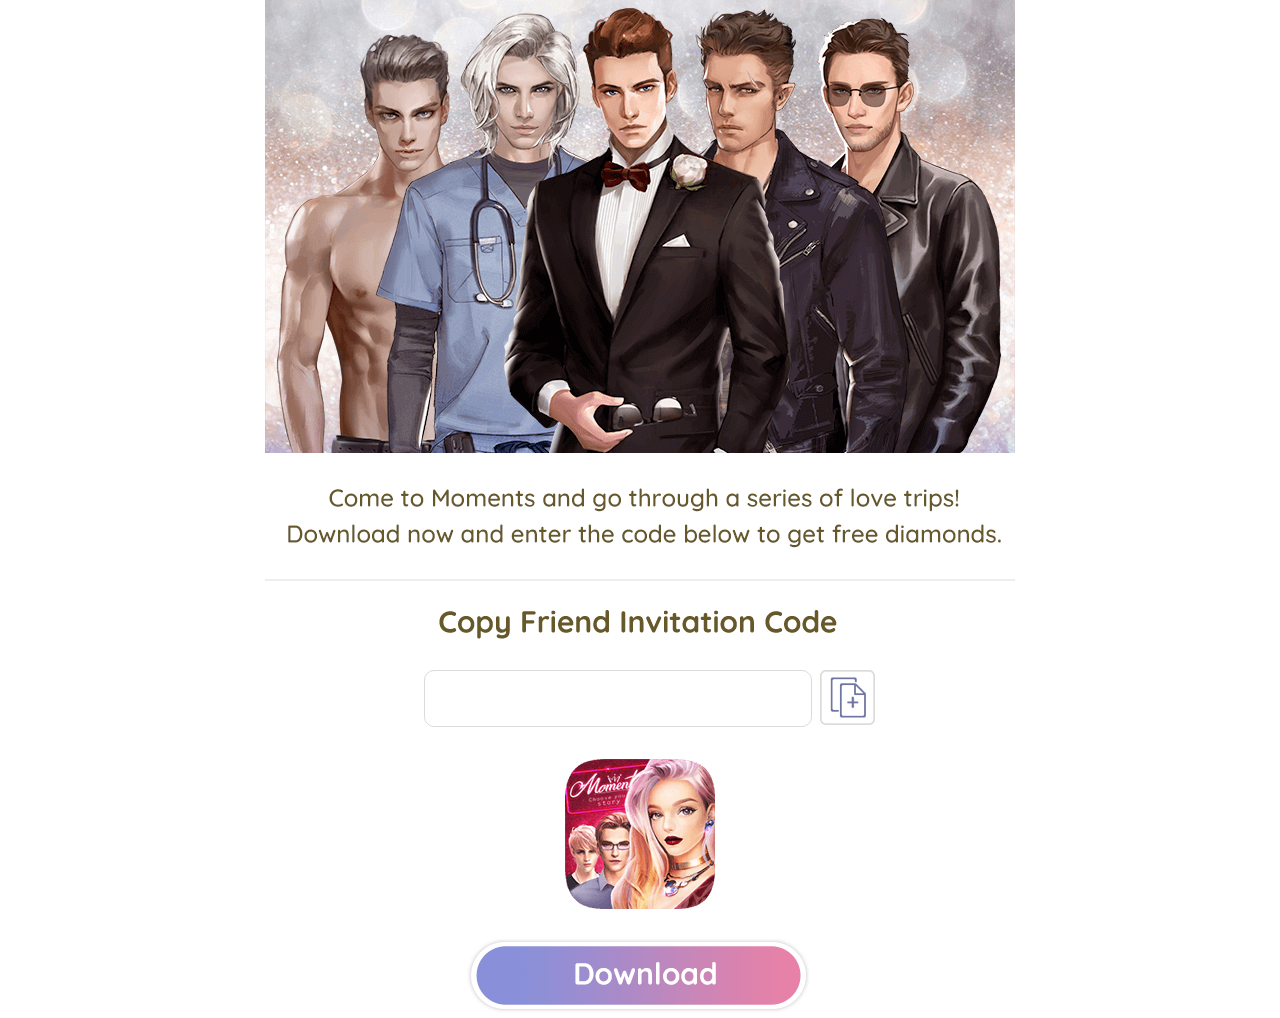
<file: project/index.html>
<!DOCTYPE html>
<html >
<head>
<meta charset="utf-8" />
<meta name="author" content="Design:; Web Layout:yan.xu;"/>
<meta content="width=device-width, initial-scale=1.0, maximum-scale=1.0, user-scalable=0" name="viewport">
<meta content="telephone=no" name="format-detection" />
<meta content="email=no" name="format-detection" />
<title>Moments</title>
<meta name="Keywords" content=""/>
<meta name="description" content=""/>
<link href="css/main.css" rel="stylesheet" type="text/css">


<script>
var _hmt = _hmt || [];
(function() {
  var hm = document.createElement("script");
  hm.src = "https://hm.baidu.com/hm.js?416e86cae34c1ed76d47cf9945e0d941";
  var s = document.getElementsByTagName("script")[0]; 
  s.parentNode.insertBefore(hm, s);
})();

</script>

</head>
<body id="section1">
<div class="wrap">
  <div class="page_header"> </div>
  <div class="page_title"> </div>
  <div class="main_title"> <img src="images/icon_03.png"></div>
  <div class="icon"><img src="images/icon_07.png"></div>
  <div class="input1" >
		<P ><input name="" type="text"  class="text_content1" id="text_content1" readonly  data-clipboard-text='2222'></P>
  </div>
               
	 <div class="chaxun_btn"  id="playbtn"> <img src="images/copy_btn.png"></div>
  <div class="btn"><a href="https://go.onelink.me/BqI9?pid=Invite&is_retargeting=true"><img src="images/btn_03.png"></a></div> 
</div>

<script type="text/javascript" src="js/jquery.min.js"></script> 
<script type="text/javascript" src="js/index.js"></script>
<script src="js/clipboard.min.js"></script>
<script>
function getUrlParams(key) {
    try{ return new RegExp("(\\?|&)" + key + "=([^&]*)(&|$)").exec(location.href)[2] } catch (e) {}
}
var invitecode=getUrlParams("invitecode")
window.onload= function(){
	if (invitecode) {
		 var clipboard = new ClipboardJS('#playbtn');
		  document.getElementById('playbtn').setAttribute('data-clipboard-text', invitecode);
		  document.getElementById('text_content1').value = invitecode;
			clipboard.on('success', function(e) {
				alert('Copied Successfully')
			});
			clipboard.on('error', function(e) {
				console.log(e);
			});
	}else{
		return;
	}

}

</script>
<script>
    function IsIos(){
        var userAgentInfo = navigator.userAgent;
        var Agents = new Array("iPhone", "iPad", "iPod");
        var flag = true;
        for (var v = 0; v < Agents.length; v++) {
            if (userAgentInfo.indexOf(Agents[v]) > 0) { flag = false; break; }
        }
        return flag;
    }

</script>
</body>
</html>
</file>
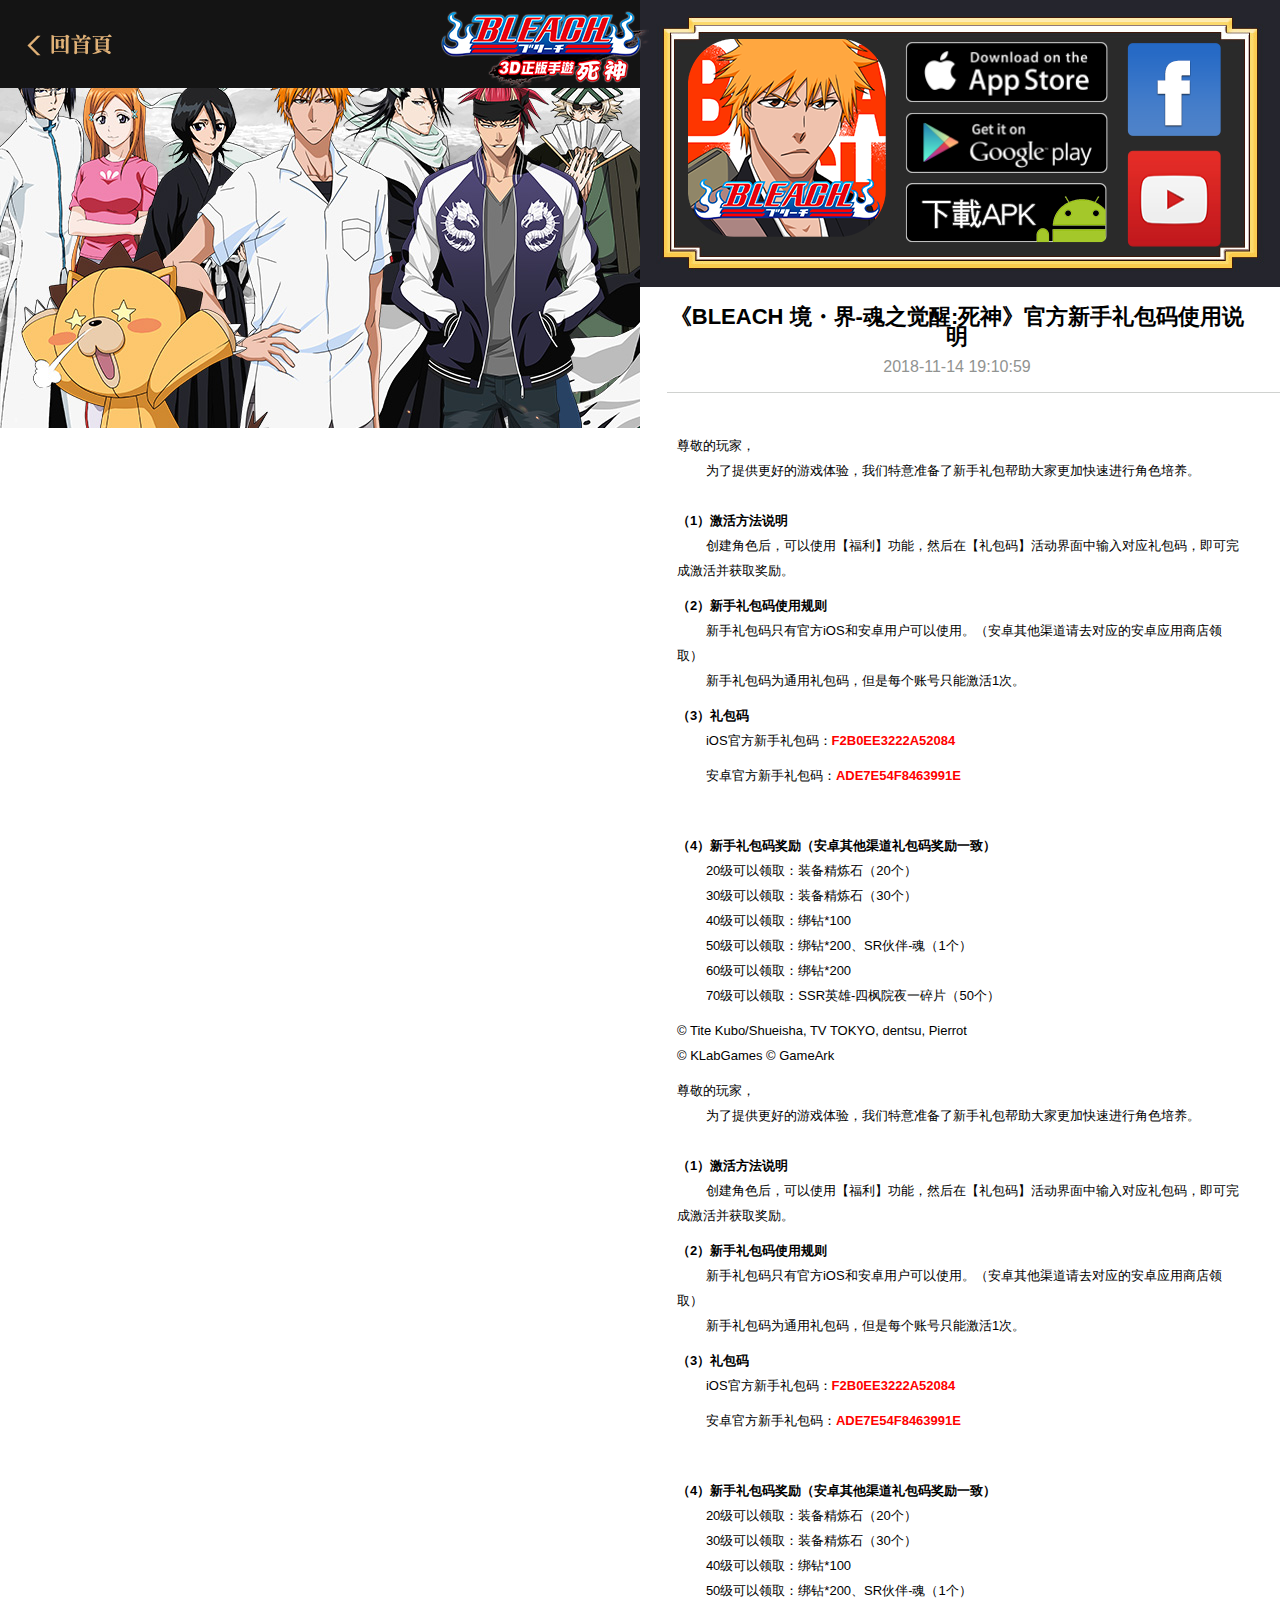
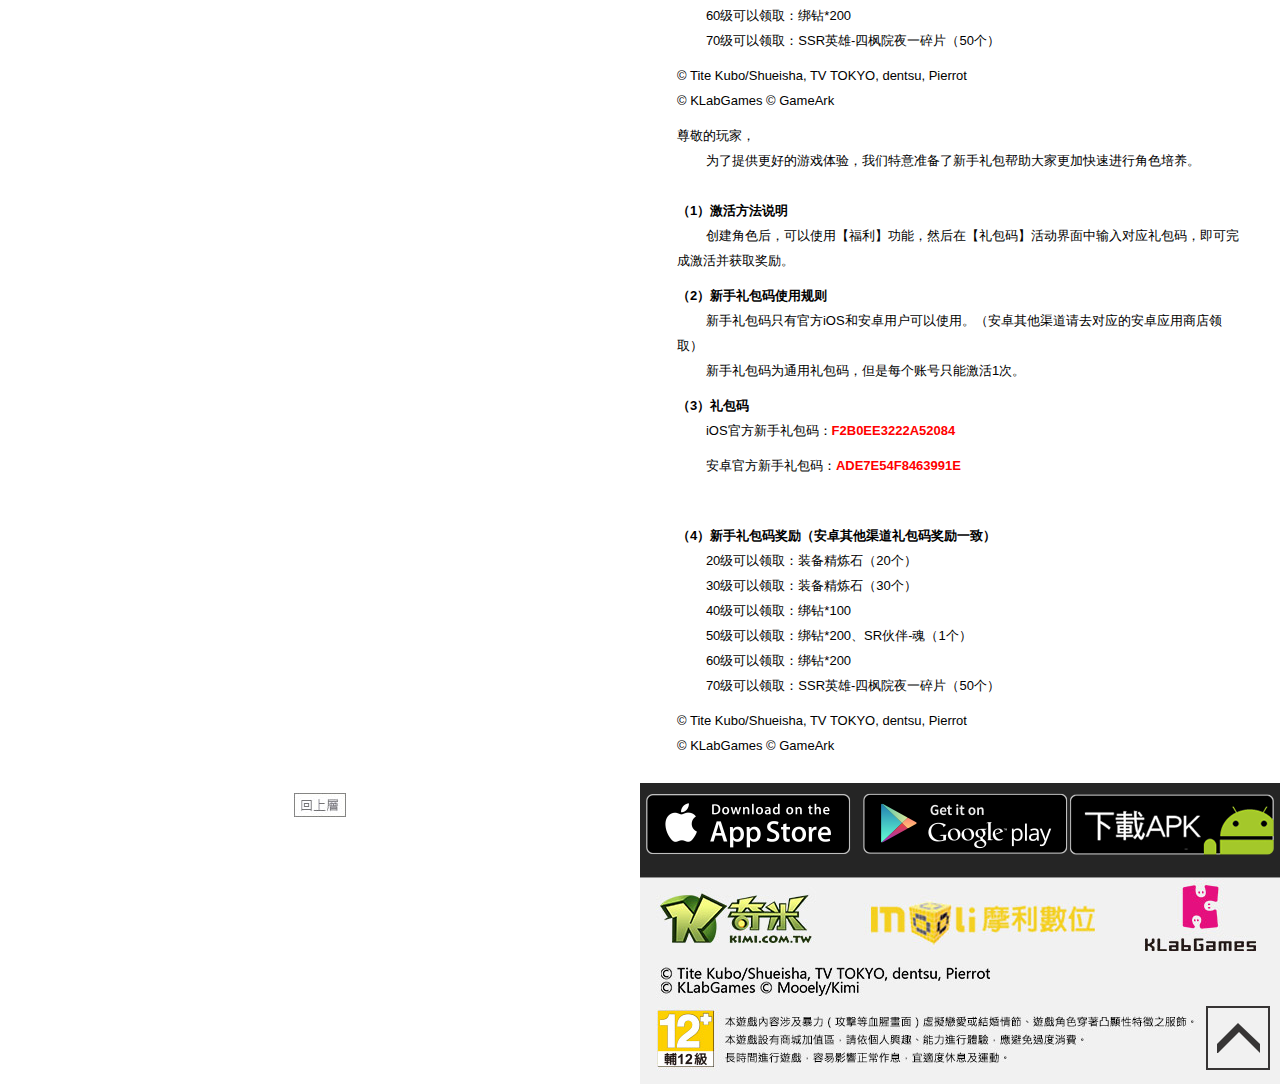
<file: aaa/content.html>
<!DOCTYPE html>
<html >
<head>
<meta charset="utf-8" />
<meta content="width=device-width, initial-scale=1.0, maximum-scale=1.0, user-scalable=0" name="viewport">
<meta content="telephone=no" name="format-detection" />
<meta content="email=no" name="format-detection" />
<title>《死神BLEACH-正版授權手遊》官方網站</title>
<meta name="keywords" content="死神,BLEACH,死神BLEACH,魂之覺醒,境界,DeNA,GameArk,KLabGames,死神激鬥,鬥魂解放,死神漫畫,死神手遊,3D,MMORPG,ARPG,久保帶人,黑崎一護,手機遊戲,手遊,官網,官方網站">
<meta name="description" content="《死神BLEACH-正版授權手遊》KLabGames聯合開發！死神首款正版3D動作遊戲！護廷十三隊集結，一起邁向千年血戰最終章！ ">
<!--FB meta og:臉書用的-->
<meta name="og:description" content="第一款正版3D日漫動作手遊！一起邁向千年血戰最終章！"/>
<meta property="og:site_name" content="《死神BLEACH-正版授權手遊》官方網站！KLabGames聯合開發！"/>
<meta property="og:title" content="《死神BLEACH-正版授權手遊》首款3D MMORPG手遊"/>
<meta property="og:url" content="XXXXXXXXXXXXXXXXXXXXX"/>
<meta property="og:image" content="(更換成新的FB圖片) "/>

<link href="css/news.css" rel="stylesheet" type="text/css">
<!--移动端版本兼容 --> 	 	
	<script type="text/javascript">
		var phoneWidth =  parseInt(window.screen.width);
		var phoneScale = phoneWidth/640;
		var ua = navigator.userAgent;
		if (/Android (\d+\.\d+)/.test(ua)){
			var version = parseFloat(RegExp.$1);
			if(version>2.3){
				document.write('<meta name="viewport" content="width=640, minimum-scale = '+phoneScale+', maximum-scale = '+phoneScale+', target-densitydpi=device-dpi">');
			}else{
				document.write('<meta name="viewport" content="width=640, target-densitydpi=device-dpi">');
			}
		} else {
			document.write('<meta name="viewport" content="width=640, user-scalable=no, target-densitydpi=device-dpi">');
		}
	</script>
	<!--移动端版本兼容 end -->


<!-- Google Analytics代碼for死神-->

<!-- Global site tag (gtag.js) - Google Analytics -->
<script async src="https://www.googletagmanager.com/gtag/js?id=UA-32028744-40"></script>
<script>
  window.dataLayer = window.dataLayer || [];
  function gtag(){dataLayer.push(arguments);}
  gtag('js', new Date());

  gtag('config', 'UA-32028744-40');
</script>


<!-- Google Adwords全局網站代碼-->
<!-- Global site tag (gtag.js) - Google Ads: 961497934 -->
<script async src="https://www.googletagmanager.com/gtag/js?id=AW-961497934"></script>
<script>
  window.dataLayer = window.dataLayer || [];
  function gtag(){dataLayer.push(arguments);}
  gtag('js', new Date());

  gtag('config', 'AW-961497934');
</script>

<!-- Event snippet for 《死神》官網-再行銷 remarketing page -->
<script>
  gtag('event', 'conversion', {
      'send_to': 'AW-961497934/109KCOySzZEBEM6WvcoD',
      'value': 1.0,
      'currency': 'USD',
      'aw_remarketing_only': true
  });
</script>


<!-- Facebook Pixel Code -->
<script>
  !function(f,b,e,v,n,t,s)
  {if(f.fbq)return;n=f.fbq=function(){n.callMethod?
  n.callMethod.apply(n,arguments):n.queue.push(arguments)};
  if(!f._fbq)f._fbq=n;n.push=n;n.loaded=!0;n.version='2.0';
  n.queue=[];t=b.createElement(e);t.async=!0;
  t.src=v;s=b.getElementsByTagName(e)[0];
  s.parentNode.insertBefore(t,s)}(window, document,'script',
  'https://connect.facebook.net/en_US/fbevents.js');
  fbq('init', '528269577691332');
  fbq('track', 'PageView');
</script>
<noscript><img height="1" width="1" style="display:none"
  src="https://www.facebook.com/tr?id=528269577691332&ev=PageView&noscript=1"
/></noscript>
<!-- End Facebook Pixel Code -->
</head>
<body id="section1">
<div class="wrap">
	<div class="top">
    	<a class="fh_btn pa" href="index.html"><img src="images/news_01.png" /></a>
    	<div class="logo_new pa"><img src="images/news_02.png" /></div>
    </div>
	<div class="new_index" id="sectiona"></div>
    <div class="page_2_1 cf"> 
   <div class="phone_icon"><img src="images/icon_03.png"/></div>
   <div class="s2">
        <ul>
            <li class="apk">
             <a  href="https://smarturl.it/bleach_index_ios" target="_blank"  class="one1"><img src="images/phone_ico_app.png"/></a>
            <a href="https://smarturl.it/bleach_index_gp" target="_blank" class="one2"><img src="images/phone_ico_gg.png" /></a>
            <a href="https://smarturl.it/bleach_index_apk" target="_blank" class="one3"><img src="images/phone_ico_apk.png"/></a>
            </li>
          
        </ul>  
    </div>
   <div class="s3">
        <ul>
          
            <li class="group"> <a href="https://www.facebook.com/mabinogi.kimi.com.tw" target="_blank"><img src="images/phone_ico_fb.png" /></a>

            <a href="https://www.youtube.com/user/kimigamecm" target="_blank"><img src="images/phone_ico_ytb.png"/></a>    
            </li>
        </ul>
       </div>

    
  </div>

    <div class="mainRightTxt">
                <div class="contentWrap">
                    <h1>《BLEACH 境・界-魂之觉醒:死神》官方新手礼包码使用说明 </h1>
                    <p>2018-11-14 19:10:59</p>
                    <div align="center" style=" height:5px; width: 1000px; border-bottom:1px solid #d0d2d0"></div>
                </div>
                <div class="article">
                <p>尊敬的玩家，<br />
    &nbsp;&nbsp;&nbsp;&nbsp;&nbsp;&nbsp;&nbsp;&nbsp;为了提供更好的游戏体验，我们特意准备了新手礼包帮助大家更加快速进行角色培养。<br />
    <br />
    <strong>（1）激活方法说明</strong><br />
    &nbsp;&nbsp;&nbsp;&nbsp;&nbsp;&nbsp;&nbsp;&nbsp;创建角色后，可以使用【福利】功能，然后在【礼包码】活动界面中输入对应礼包码，即可完成激活并获取奖励。</p>
    <p><strong>（2）新手礼包码使用规则</strong><br />
    &nbsp;&nbsp;&nbsp;&nbsp;&nbsp;&nbsp;&nbsp;&nbsp;新手礼包码只有官方iOS和安卓用户可以使用。（安卓其他渠道请去对应的安卓应用商店领取）<br />
    &nbsp;&nbsp;&nbsp;&nbsp;&nbsp;&nbsp;&nbsp;&nbsp;新手礼包码为通用礼包码，但是每个账号只能激活1次。</p>
    <p><strong>（3）礼包码</strong><br />
    &nbsp;&nbsp;&nbsp;&nbsp;&nbsp;&nbsp;&nbsp;&nbsp;iOS官方新手礼包码：<strong><span style="color: #ff0000">F2B0EE3222A52084</span></strong></p>
    <p>&nbsp;&nbsp;&nbsp;&nbsp;&nbsp;&nbsp;&nbsp;&nbsp;安卓官方新手礼包码：<span style="color: #ff0000"><strong>ADE7E54F8463991E</strong></span></p>
    <p>&nbsp;</p>
    <p><strong>（4）新手礼包码奖励（安卓其他渠道礼包码奖励一致）</strong><br />
    &nbsp;&nbsp;&nbsp;&nbsp;&nbsp;&nbsp;&nbsp;&nbsp;20级可以领取：装备精炼石（20个）&nbsp;<br />
    &nbsp;&nbsp;&nbsp;&nbsp;&nbsp;&nbsp;&nbsp;&nbsp;30级可以领取：装备精炼石（30个）<br />
    &nbsp;&nbsp;&nbsp;&nbsp;&nbsp;&nbsp;&nbsp;&nbsp;40级可以领取：绑钻*100&nbsp;<br />
    &nbsp;&nbsp;&nbsp;&nbsp;&nbsp;&nbsp;&nbsp;&nbsp;50级可以领取：绑钻*200、SR伙伴-魂（1个）<br />
    &nbsp;&nbsp;&nbsp;&nbsp;&nbsp;&nbsp;&nbsp;&nbsp;60级可以领取：绑钻*200<br />
    &nbsp;&nbsp;&nbsp;&nbsp;&nbsp;&nbsp;&nbsp;&nbsp;70级可以领取：SSR英雄-四枫院夜一碎片（50个）</p>
    <p>&copy; Tite Kubo/Shueisha, TV TOKYO, dentsu, Pierrot<br />
    &copy; KLabGames &copy; GameArk</p>  <p>尊敬的玩家，<br />
    &nbsp;&nbsp;&nbsp;&nbsp;&nbsp;&nbsp;&nbsp;&nbsp;为了提供更好的游戏体验，我们特意准备了新手礼包帮助大家更加快速进行角色培养。<br />
    <br />
    <strong>（1）激活方法说明</strong><br />
    &nbsp;&nbsp;&nbsp;&nbsp;&nbsp;&nbsp;&nbsp;&nbsp;创建角色后，可以使用【福利】功能，然后在【礼包码】活动界面中输入对应礼包码，即可完成激活并获取奖励。</p>
    <p><strong>（2）新手礼包码使用规则</strong><br />
    &nbsp;&nbsp;&nbsp;&nbsp;&nbsp;&nbsp;&nbsp;&nbsp;新手礼包码只有官方iOS和安卓用户可以使用。（安卓其他渠道请去对应的安卓应用商店领取）<br />
    &nbsp;&nbsp;&nbsp;&nbsp;&nbsp;&nbsp;&nbsp;&nbsp;新手礼包码为通用礼包码，但是每个账号只能激活1次。</p>
    <p><strong>（3）礼包码</strong><br />
    &nbsp;&nbsp;&nbsp;&nbsp;&nbsp;&nbsp;&nbsp;&nbsp;iOS官方新手礼包码：<strong><span style="color: #ff0000">F2B0EE3222A52084</span></strong></p>
    <p>&nbsp;&nbsp;&nbsp;&nbsp;&nbsp;&nbsp;&nbsp;&nbsp;安卓官方新手礼包码：<span style="color: #ff0000"><strong>ADE7E54F8463991E</strong></span></p>
    <p>&nbsp;</p>
    <p><strong>（4）新手礼包码奖励（安卓其他渠道礼包码奖励一致）</strong><br />
    &nbsp;&nbsp;&nbsp;&nbsp;&nbsp;&nbsp;&nbsp;&nbsp;20级可以领取：装备精炼石（20个）&nbsp;<br />
    &nbsp;&nbsp;&nbsp;&nbsp;&nbsp;&nbsp;&nbsp;&nbsp;30级可以领取：装备精炼石（30个）<br />
    &nbsp;&nbsp;&nbsp;&nbsp;&nbsp;&nbsp;&nbsp;&nbsp;40级可以领取：绑钻*100&nbsp;<br />
    &nbsp;&nbsp;&nbsp;&nbsp;&nbsp;&nbsp;&nbsp;&nbsp;50级可以领取：绑钻*200、SR伙伴-魂（1个）<br />
    &nbsp;&nbsp;&nbsp;&nbsp;&nbsp;&nbsp;&nbsp;&nbsp;60级可以领取：绑钻*200<br />
    &nbsp;&nbsp;&nbsp;&nbsp;&nbsp;&nbsp;&nbsp;&nbsp;70级可以领取：SSR英雄-四枫院夜一碎片（50个）</p>
    <p>&copy; Tite Kubo/Shueisha, TV TOKYO, dentsu, Pierrot<br />
    &copy; KLabGames &copy; GameArk</p>  <p>尊敬的玩家，<br />
    &nbsp;&nbsp;&nbsp;&nbsp;&nbsp;&nbsp;&nbsp;&nbsp;为了提供更好的游戏体验，我们特意准备了新手礼包帮助大家更加快速进行角色培养。<br />
    <br />
    <strong>（1）激活方法说明</strong><br />
    &nbsp;&nbsp;&nbsp;&nbsp;&nbsp;&nbsp;&nbsp;&nbsp;创建角色后，可以使用【福利】功能，然后在【礼包码】活动界面中输入对应礼包码，即可完成激活并获取奖励。</p>
    <p><strong>（2）新手礼包码使用规则</strong><br />
    &nbsp;&nbsp;&nbsp;&nbsp;&nbsp;&nbsp;&nbsp;&nbsp;新手礼包码只有官方iOS和安卓用户可以使用。（安卓其他渠道请去对应的安卓应用商店领取）<br />
    &nbsp;&nbsp;&nbsp;&nbsp;&nbsp;&nbsp;&nbsp;&nbsp;新手礼包码为通用礼包码，但是每个账号只能激活1次。</p>
    <p><strong>（3）礼包码</strong><br />
    &nbsp;&nbsp;&nbsp;&nbsp;&nbsp;&nbsp;&nbsp;&nbsp;iOS官方新手礼包码：<strong><span style="color: #ff0000">F2B0EE3222A52084</span></strong></p>
    <p>&nbsp;&nbsp;&nbsp;&nbsp;&nbsp;&nbsp;&nbsp;&nbsp;安卓官方新手礼包码：<span style="color: #ff0000"><strong>ADE7E54F8463991E</strong></span></p>
    <p>&nbsp;</p>
    <p><strong>（4）新手礼包码奖励（安卓其他渠道礼包码奖励一致）</strong><br />
    &nbsp;&nbsp;&nbsp;&nbsp;&nbsp;&nbsp;&nbsp;&nbsp;20级可以领取：装备精炼石（20个）&nbsp;<br />
    &nbsp;&nbsp;&nbsp;&nbsp;&nbsp;&nbsp;&nbsp;&nbsp;30级可以领取：装备精炼石（30个）<br />
    &nbsp;&nbsp;&nbsp;&nbsp;&nbsp;&nbsp;&nbsp;&nbsp;40级可以领取：绑钻*100&nbsp;<br />
    &nbsp;&nbsp;&nbsp;&nbsp;&nbsp;&nbsp;&nbsp;&nbsp;50级可以领取：绑钻*200、SR伙伴-魂（1个）<br />
    &nbsp;&nbsp;&nbsp;&nbsp;&nbsp;&nbsp;&nbsp;&nbsp;60级可以领取：绑钻*200<br />
    &nbsp;&nbsp;&nbsp;&nbsp;&nbsp;&nbsp;&nbsp;&nbsp;70级可以领取：SSR英雄-四枫院夜一碎片（50个）</p>
    <p>&copy; Tite Kubo/Shueisha, TV TOKYO, dentsu, Pierrot<br />
    &copy; KLabGames &copy; GameArk</p>
    
    
                </div>
            </div >
		 <div class="fan_index"><a href="index.html" target="_blank"><img src="images/fanhui.jpg" /></a></div>
   		 <div class="phone_bottom">
         	 <div class="footerright"><a href="#sectiona"><img src="images/btn_28.png" alt=""/></a></div>
    <div class="phone_list_img">
       <a href="https://smarturl.it/bleach_index_ios" target="_blank"><img src="images/phone_bottom_app.png" /></a>
        <a href="https://smarturl.it/bleach_index_gp" target="_blank"><img src="images/phone_bottom_gg.png" /></a>
        <a href="https://smarturl.it/bleach_index_apk" target="_blank"><img src="images/phone_bottom_apk.png" /></a>
    </div>
</div>
        
</div>  
<script type="text/javascript" src="js/jquery.min.js"></script> 
<script type="text/javascript" src="js/swiper.3.4.1.js"></script> 
<script type="text/javascript" src="js/index.js"></script>  
</body>
</html>
</file>
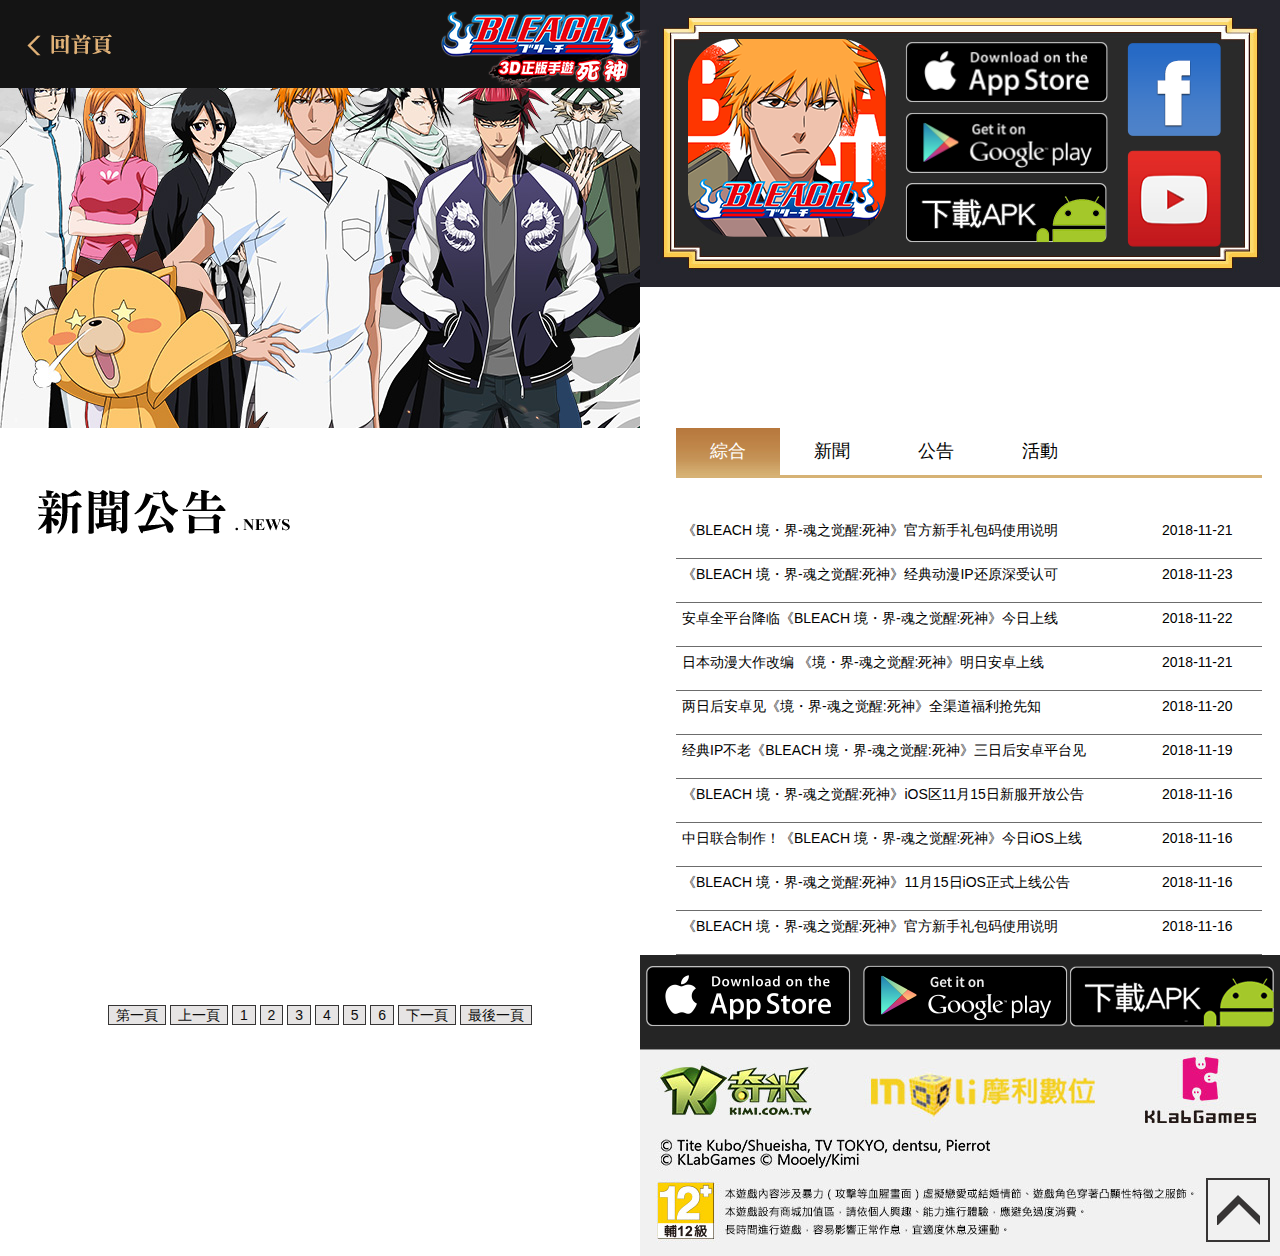
<file: aaa/list.html>
<!DOCTYPE html>
<html >
<head>
<meta charset="utf-8" />
<meta content="width=device-width, initial-scale=1.0, maximum-scale=1.0, user-scalable=0" name="viewport">
<meta content="telephone=no" name="format-detection" />
<meta content="email=no" name="format-detection" />
<title>《死神BLEACH-正版授權手遊》官方網站</title>
<meta name="keywords" content="死神,BLEACH,死神BLEACH,魂之覺醒,境界,DeNA,GameArk,KLabGames,死神激鬥,鬥魂解放,死神漫畫,死神手遊,3D,MMORPG,ARPG,久保帶人,黑崎一護,手機遊戲,手遊,官網,官方網站">
<meta name="description" content="《死神BLEACH-正版授權手遊》KLabGames聯合開發！死神首款正版3D動作遊戲！護廷十三隊集結，一起邁向千年血戰最終章！ ">
<!--FB meta og:臉書用的-->
<meta name="og:description" content="第一款正版3D日漫動作手遊！一起邁向千年血戰最終章！"/>
<meta property="og:site_name" content="《死神BLEACH-正版授權手遊》官方網站！KLabGames聯合開發！"/>
<meta property="og:title" content="《死神BLEACH-正版授權手遊》首款3D MMORPG手遊"/>
<meta property="og:url" content="XXXXXXXXXXXXXXXXXXXXX"/>
<meta property="og:image" content="(更換成新的FB圖片) "/>

<link href="css/news.css" rel="stylesheet" type="text/css">
<!--移动端版本兼容 --> 	 	
	<script type="text/javascript">
		var phoneWidth =  parseInt(window.screen.width);
		var phoneScale = phoneWidth/640;
		var ua = navigator.userAgent;
		if (/Android (\d+\.\d+)/.test(ua)){
			var version = parseFloat(RegExp.$1);
			if(version>2.3){
				document.write('<meta name="viewport" content="width=640, minimum-scale = '+phoneScale+', maximum-scale = '+phoneScale+', target-densitydpi=device-dpi">');
			}else{
				document.write('<meta name="viewport" content="width=640, target-densitydpi=device-dpi">');
			}
		} else {
			document.write('<meta name="viewport" content="width=640, user-scalable=no, target-densitydpi=device-dpi">');
		}
	</script>
	<!--移动端版本兼容 end -->


<!-- Google Analytics代碼for死神-->

<!-- Global site tag (gtag.js) - Google Analytics -->
<script async src="https://www.googletagmanager.com/gtag/js?id=UA-32028744-40"></script>
<script>
  window.dataLayer = window.dataLayer || [];
  function gtag(){dataLayer.push(arguments);}
  gtag('js', new Date());

  gtag('config', 'UA-32028744-40');
</script>


<!-- Google Adwords全局網站代碼-->
<!-- Global site tag (gtag.js) - Google Ads: 961497934 -->
<script async src="https://www.googletagmanager.com/gtag/js?id=AW-961497934"></script>
<script>
  window.dataLayer = window.dataLayer || [];
  function gtag(){dataLayer.push(arguments);}
  gtag('js', new Date());

  gtag('config', 'AW-961497934');
</script>

<!-- Event snippet for 《死神》官網-再行銷 remarketing page -->
<script>
  gtag('event', 'conversion', {
      'send_to': 'AW-961497934/109KCOySzZEBEM6WvcoD',
      'value': 1.0,
      'currency': 'USD',
      'aw_remarketing_only': true
  });
</script>


<!-- Facebook Pixel Code -->
<script>
  !function(f,b,e,v,n,t,s)
  {if(f.fbq)return;n=f.fbq=function(){n.callMethod?
  n.callMethod.apply(n,arguments):n.queue.push(arguments)};
  if(!f._fbq)f._fbq=n;n.push=n;n.loaded=!0;n.version='2.0';
  n.queue=[];t=b.createElement(e);t.async=!0;
  t.src=v;s=b.getElementsByTagName(e)[0];
  s.parentNode.insertBefore(t,s)}(window, document,'script',
  'https://connect.facebook.net/en_US/fbevents.js');
  fbq('init', '528269577691332');
  fbq('track', 'PageView');
</script>
<noscript><img height="1" width="1" style="display:none"
  src="https://www.facebook.com/tr?id=528269577691332&ev=PageView&noscript=1"
/></noscript>
<!-- End Facebook Pixel Code -->
</head>
<body id="section1">
<div class="wrap">
	<div class="top">
    	<a class="fh_btn pa" href="index.html"><img src="images/news_01.png" /></a>
    	<div class="logo_new pa"><img src="images/news_02.png" /></div>
    </div>
	<div class="new_index" id="sectiona"></div>
    <div class="page_2_1 cf"> 
   <div class="phone_icon"><img src="images/icon_03.png"/></div>
   <div class="s2">
        <ul>
            <li class="apk">
             <a  href="https://smarturl.it/bleach_index_ios" target="_blank"  class="one1"><img src="images/phone_ico_app.png"/></a>
            <a href="https://smarturl.it/bleach_index_gp" target="_blank" class="one2"><img src="images/phone_ico_gg.png" /></a>
            <a href="https://smarturl.it/bleach_index_apk" target="_blank" class="one3"><img src="images/phone_ico_apk.png"/></a>
            </li>
          
        </ul>  
    </div>
   <div class="s3">
        <ul>
          
            <li class="group"> <a href="https://www.facebook.com/mabinogi.kimi.com.tw" target="_blank"><img src="images/phone_ico_fb.png" /></a>

            <a href="https://www.youtube.com/user/kimigamecm" target="_blank"><img src="images/phone_ico_ytb.png"/></a>    
            </li>
        </ul>
       </div>

    
  </div>
    <div class="title_news" ><img src="images/news_03.png"/></div>
    <div class="main_txt_nav">                        
        	<ul class="main_titul">
				<li class="now" id="gtop1" ><a href="/mnews" title="綜合">綜合</a></li>
				<li class="" id="gtop2" ><a href="/mnews/mnew" title="新聞">新聞</a></li>
				<li class="" id="gtop3" ><a href="/mnews/mactive" title="公告">公告</a></li>
                <li class="" id="gtop4" ><a href="/mnews/mnotice" title="活動">活動</a></li>
			</ul>
            <div class="main_txt_Txt" id="gyye1" style="display:block">
                        	<ul>
                        	<li><div style="float:left;"><a href="javascript:void(0)"></a></div>
    							<div class="main_txt_Txt_p"><a href="http://bleach.kunlun.com/2018/mactive_1121/55.html"  title ="《BLEACH 境・界-魂之觉醒:死神》官方新手礼包码使用说明"  style="" >《BLEACH 境・界-魂之觉醒:死神》官方新手礼包码使用说明</a></div>
                                <span>2018-11-21</span>
							</li>
                        	<li><div style="float:left;"><a href="javascript:void(0)"></a></div>
    							<div class="main_txt_Txt_p"><a href="http://bleach.kunlun.com/2018/mnew_1123/61.html"  title ="《BLEACH 境・界-魂之觉醒:死神》经典动漫IP还原深受认可"  style="" >《BLEACH 境・界-魂之觉醒:死神》经典动漫IP还原深受认可</a></div>
                                <span>2018-11-23</span>
							</li>
                        	<li><div style="float:left;"><a href="javascript:void(0)"></a></div>
    							<div class="main_txt_Txt_p"><a href="http://bleach.kunlun.com/2018/mnew_1122/59.html"  title ="安卓全平台降临《BLEACH 境・界-魂之觉醒:死神》今日上线"  style="" >安卓全平台降临《BLEACH 境・界-魂之觉醒:死神》今日上线</a></div>
                                <span>2018-11-22</span>
							</li>
                        	<li><div style="float:left;"><a href="javascript:void(0)"></a></div>
    							<div class="main_txt_Txt_p"><a href="http://bleach.kunlun.com/2018/mnew_1121/57.html"  title ="日本动漫大作改编 《境・界-魂之觉醒:死神》明日安卓上线"  style="" >日本动漫大作改编 《境・界-魂之觉醒:死神》明日安卓上线</a></div>
                                <span>2018-11-21</span>
							</li>
                        	<li><div style="float:left;"><a href="javascript:void(0)"></a></div>
    							<div class="main_txt_Txt_p"><a href="http://bleach.kunlun.com/2018/mnew_1120/54.html"  title ="两日后安卓见《境・界-魂之觉醒:死神》全渠道福利抢先知"  style="" >两日后安卓见《境・界-魂之觉醒:死神》全渠道福利抢先知</a></div>
                                <span>2018-11-20</span>
							</li>
                        	<li><div style="float:left;"><a href="javascript:void(0)"></a></div>
    							<div class="main_txt_Txt_p"><a href="http://bleach.kunlun.com/2018/mnew_1119/52.html"  title ="经典IP不老《BLEACH 境・界-魂之觉醒:死神》三日后安卓平台见"  style="" >经典IP不老《BLEACH 境・界-魂之觉醒:死神》三日后安卓平台见</a></div>
                                <span>2018-11-19</span>
							</li>
                        	<li><div style="float:left;"><a href="javascript:void(0)"></a></div>
    							<div class="main_txt_Txt_p"><a href="http://bleach.kunlun.com/2018/mnotice_1116/49.html"  title ="《BLEACH 境・界-魂之觉醒:死神》iOS区11月15日新服开放公告"  style="" >《BLEACH 境・界-魂之觉醒:死神》iOS区11月15日新服开放公告</a></div>
                                <span>2018-11-16</span>
							</li>
                        	<li><div style="float:left;"><a href="javascript:void(0)"></a></div>
    							<div class="main_txt_Txt_p"><a href="http://bleach.kunlun.com/2018/mnew_1116/48.html"  title ="中日联合制作！《BLEACH 境・界-魂之觉醒:死神》今日iOS上线"  style="" >中日联合制作！《BLEACH 境・界-魂之觉醒:死神》今日iOS上线</a></div>
                                <span>2018-11-16</span>
							</li>
                        	<li><div style="float:left;"><a href="javascript:void(0)"></a></div>
    							<div class="main_txt_Txt_p"><a href="http://bleach.kunlun.com/2018/mnew_1116/47.html"  title ="《BLEACH 境・界-魂之觉醒:死神》11月15日iOS正式上线公告"  style="" >《BLEACH 境・界-魂之觉醒:死神》11月15日iOS正式上线公告</a></div>
                                <span>2018-11-16</span>
							</li>
                        	<li><div style="float:left;"><a href="javascript:void(0)"></a></div>
    							<div class="main_txt_Txt_p"><a href="http://bleach.kunlun.com/2018/mnew_1116/46.html"  title ="《BLEACH 境・界-魂之觉醒:死神》官方新手礼包码使用说明"  style="" >《BLEACH 境・界-魂之觉醒:死神》官方新手礼包码使用说明</a></div>
                                <span>2018-11-16</span>
							</li>
                        	
                            </ul>
                        </div>
		</div>
		<div class="fanye"><a href="images">第一頁</a> <a href="#">上一頁</a> <a href="#">1</a> <a href="#">2</a> <a href="#">3</a> <a href="#">4</a> <a href="#">5</a> <a href="#">6</a> <a href="#">下一頁</a> <a href="#"> 最後一頁</a></div>
   		 <div class="phone_bottom">
         	 <div class="footerright"><a href="#sectiona"><img src="images/btn_28.png" alt=""/></a></div>
    <div class="phone_list_img">
        <a href="https://smarturl.it/bleach_index_ios" target="_blank"><img src="images/phone_bottom_app.png" /></a>
        <a href="https://smarturl.it/bleach_index_gp" target="_blank"><img src="images/phone_bottom_gg.png" /></a>
        <a href="https://smarturl.it/bleach_index_apk" target="_blank"><img src="images/phone_bottom_apk.png" /></a>
    </div>
</div>
        
</div>  











<script type="text/javascript" src="js/jquery.min.js"></script> 
<script type="text/javascript" src="js/swiper.3.4.1.js"></script> 
<script type="text/javascript" src="js/index.js"></script>
  
</body>
</html>
</file>
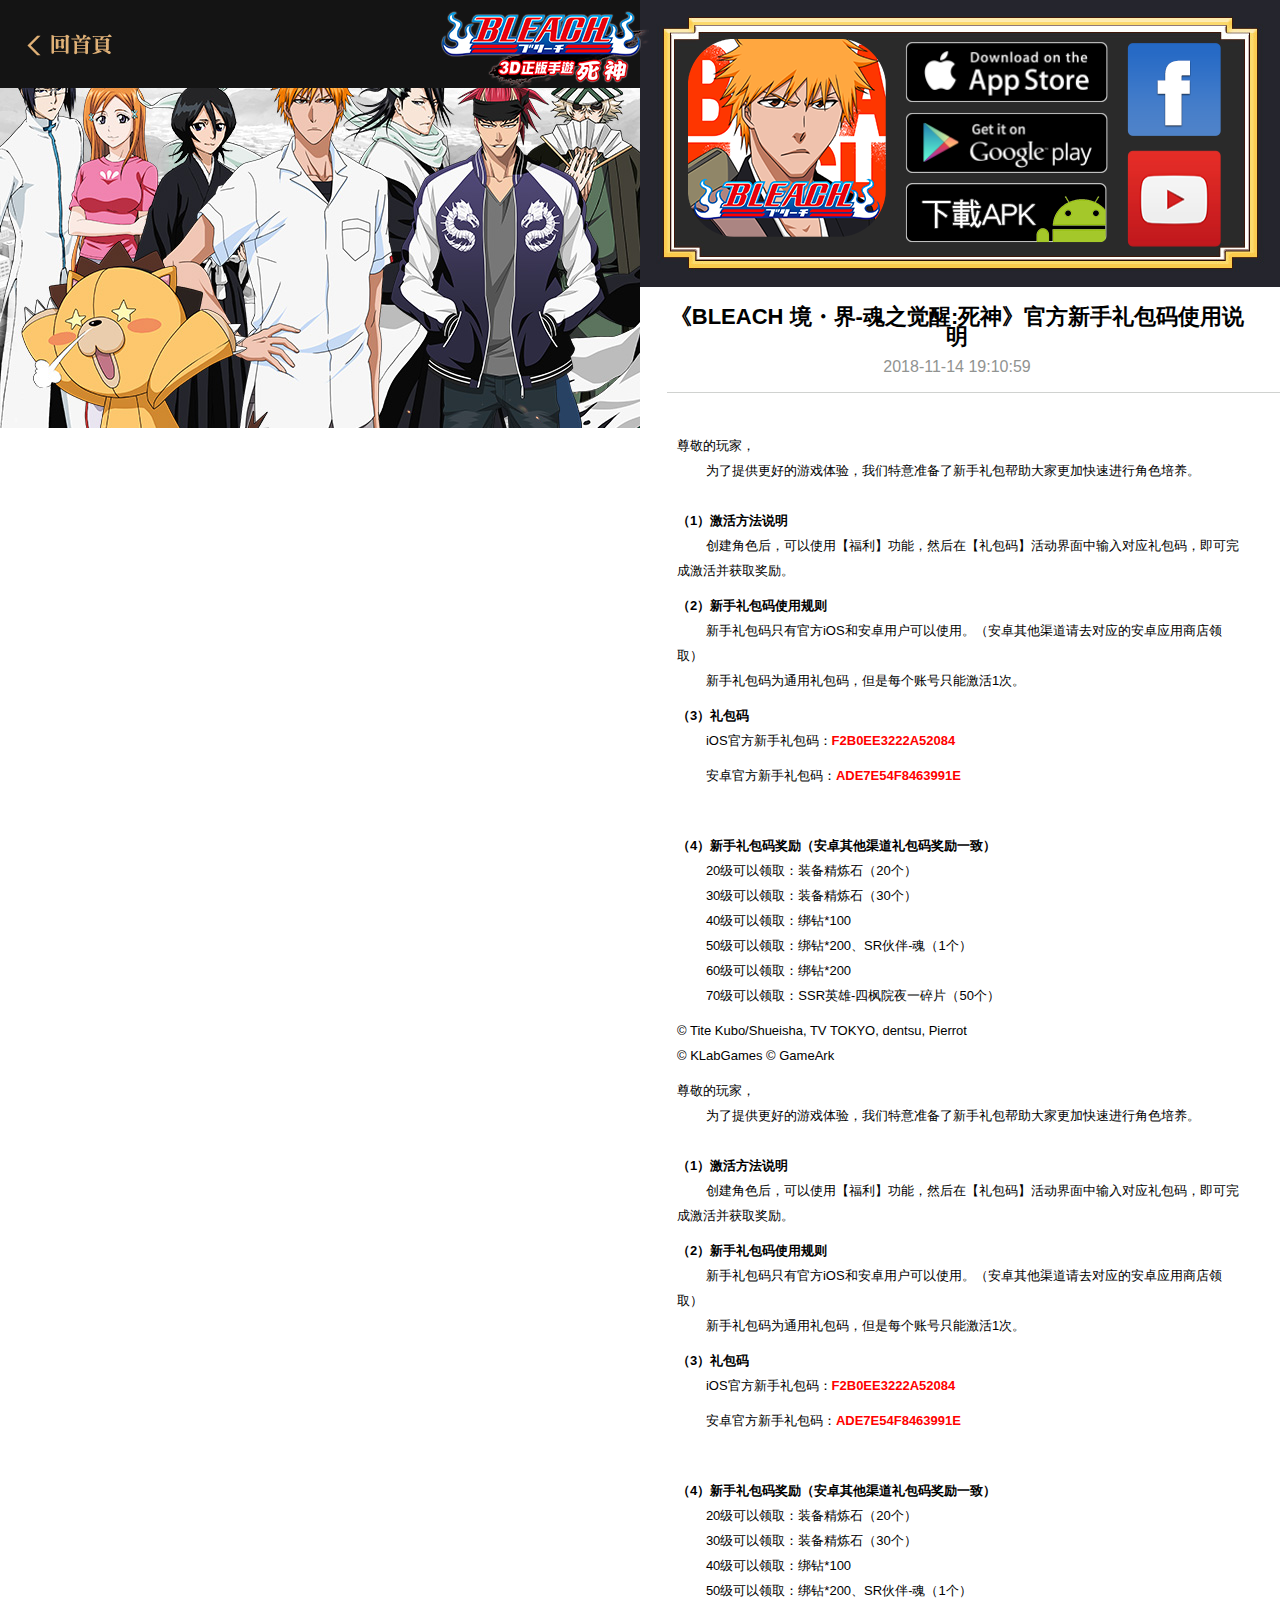
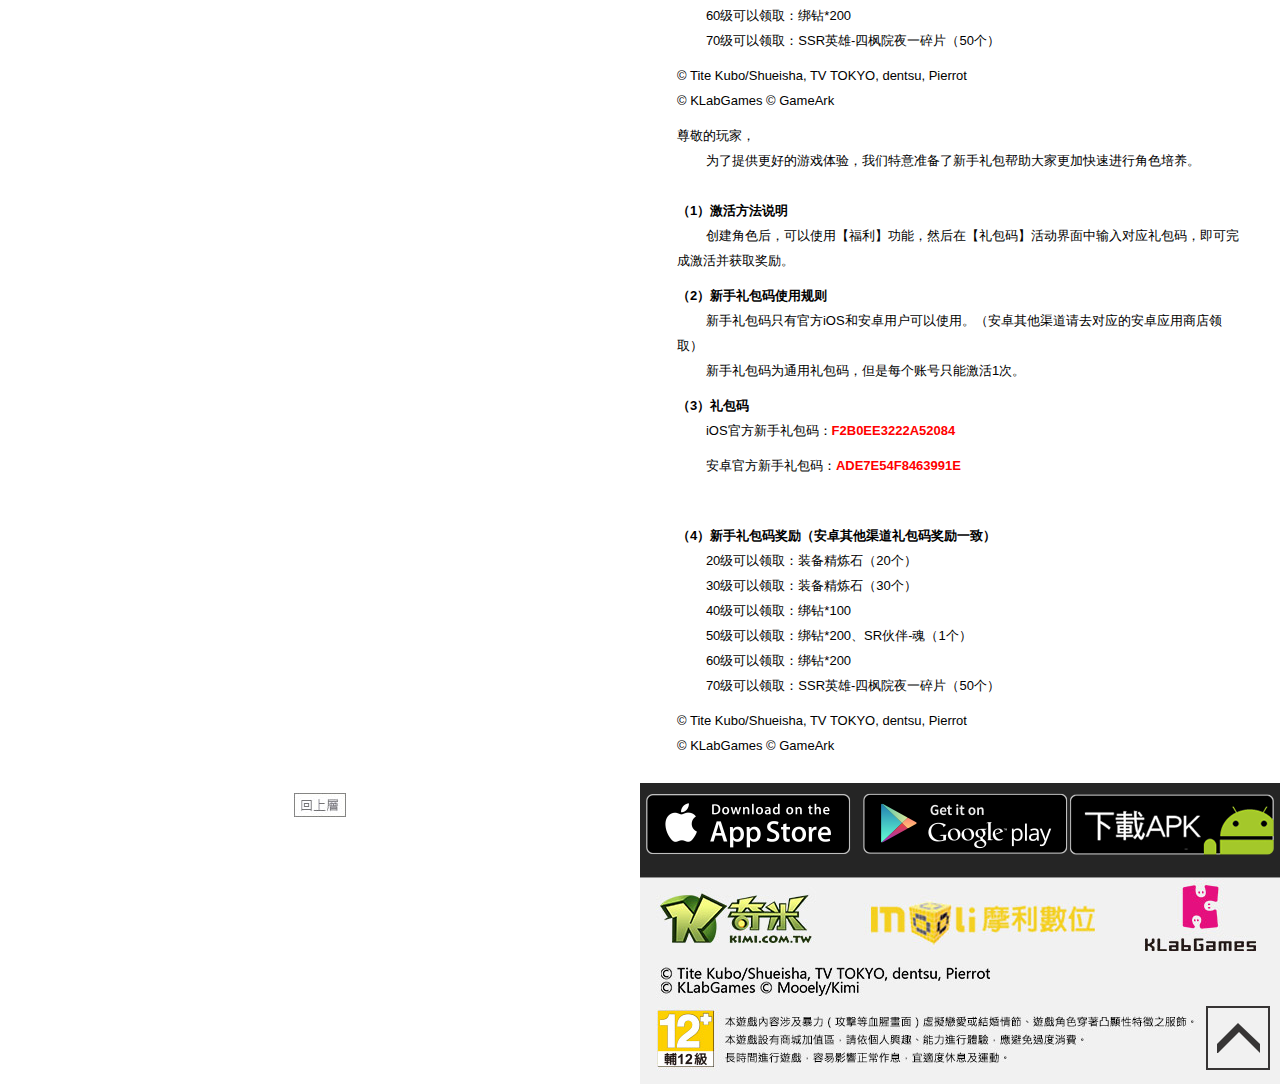
<file: ff/content.html>
<!DOCTYPE html>
<html >
<head>
<meta charset="utf-8" />
<meta content="width=device-width, initial-scale=1.0, maximum-scale=1.0, user-scalable=0" name="viewport">
<meta content="telephone=no" name="format-detection" />
<meta content="email=no" name="format-detection" />
<title>《死神BLEACH-正版授權手遊》官方網站</title>
<meta name="keywords" content="死神,BLEACH,死神BLEACH,魂之覺醒,境界,DeNA,GameArk,KLabGames,死神激鬥,鬥魂解放,死神漫畫,死神手遊,3D,MMORPG,ARPG,久保帶人,黑崎一護,手機遊戲,手遊,官網,官方網站">
<meta name="description" content="《死神BLEACH-正版授權手遊》KLabGames聯合開發！死神首款正版3D動作遊戲！護廷十三隊集結，一起邁向千年血戰最終章！ ">
<!--FB meta og:臉書用的-->
<meta name="og:description" content="第一款正版3D日漫動作手遊！一起邁向千年血戰最終章！"/>
<meta property="og:site_name" content="《死神BLEACH-正版授權手遊》官方網站！KLabGames聯合開發！"/>
<meta property="og:title" content="《死神BLEACH-正版授權手遊》首款3D MMORPG手遊"/>
<meta property="og:url" content="XXXXXXXXXXXXXXXXXXXXX"/>
<meta property="og:image" content="(更換成新的FB圖片) "/>

<link href="css/news.css" rel="stylesheet" type="text/css">
<!--移动端版本兼容 --> 	 	
	<script type="text/javascript">
		var phoneWidth =  parseInt(window.screen.width);
		var phoneScale = phoneWidth/640;
		var ua = navigator.userAgent;
		if (/Android (\d+\.\d+)/.test(ua)){
			var version = parseFloat(RegExp.$1);
			if(version>2.3){
				document.write('<meta name="viewport" content="width=640, minimum-scale = '+phoneScale+', maximum-scale = '+phoneScale+', target-densitydpi=device-dpi">');
			}else{
				document.write('<meta name="viewport" content="width=640, target-densitydpi=device-dpi">');
			}
		} else {
			document.write('<meta name="viewport" content="width=640, user-scalable=no, target-densitydpi=device-dpi">');
		}
	</script>
	<!--移动端版本兼容 end -->


<!-- Google Analytics代碼for死神-->

<!-- Global site tag (gtag.js) - Google Analytics -->
<script async src="https://www.googletagmanager.com/gtag/js?id=UA-32028744-40"></script>
<script>
  window.dataLayer = window.dataLayer || [];
  function gtag(){dataLayer.push(arguments);}
  gtag('js', new Date());

  gtag('config', 'UA-32028744-40');
</script>


<!-- Google Adwords全局網站代碼-->
<!-- Global site tag (gtag.js) - Google Ads: 961497934 -->
<script async src="https://www.googletagmanager.com/gtag/js?id=AW-961497934"></script>
<script>
  window.dataLayer = window.dataLayer || [];
  function gtag(){dataLayer.push(arguments);}
  gtag('js', new Date());

  gtag('config', 'AW-961497934');
</script>

<!-- Event snippet for 《死神》官網-再行銷 remarketing page -->
<script>
  gtag('event', 'conversion', {
      'send_to': 'AW-961497934/109KCOySzZEBEM6WvcoD',
      'value': 1.0,
      'currency': 'USD',
      'aw_remarketing_only': true
  });
</script>


<!-- Facebook Pixel Code -->
<script>
  !function(f,b,e,v,n,t,s)
  {if(f.fbq)return;n=f.fbq=function(){n.callMethod?
  n.callMethod.apply(n,arguments):n.queue.push(arguments)};
  if(!f._fbq)f._fbq=n;n.push=n;n.loaded=!0;n.version='2.0';
  n.queue=[];t=b.createElement(e);t.async=!0;
  t.src=v;s=b.getElementsByTagName(e)[0];
  s.parentNode.insertBefore(t,s)}(window, document,'script',
  'https://connect.facebook.net/en_US/fbevents.js');
  fbq('init', '528269577691332');
  fbq('track', 'PageView');
</script>
<noscript><img height="1" width="1" style="display:none"
  src="https://www.facebook.com/tr?id=528269577691332&ev=PageView&noscript=1"
/></noscript>
<!-- End Facebook Pixel Code -->
</head>
<body id="section1">
<div class="wrap">
	<div class="top">
    	<a class="fh_btn pa" href="index.html"><img src="images/news_01.png" /></a>
    	<div class="logo_new pa"><img src="images/news_02.png" /></div>
    </div>
	<div class="new_index" id="sectiona"></div>
    <div class="page_2_1 cf"> 
   <div class="phone_icon"><img src="images/icon_03.png"/></div>
   <div class="s2">
        <ul>
            <li class="apk">
             <a  href="https://smarturl.it/bleach_index_ios" target="_blank"  class="one1"><img src="images/phone_ico_app.png"/></a>
            <a href="https://smarturl.it/bleach_index_gp" target="_blank" class="one2"><img src="images/phone_ico_gg.png" /></a>
            <a href="https://smarturl.it/bleach_index_apk" target="_blank" class="one3"><img src="images/phone_ico_apk.png"/></a>
            </li>
          
        </ul>  
    </div>
   <div class="s3">
        <ul>
          
            <li class="group"> <a href="https://www.facebook.com/mabinogi.kimi.com.tw" target="_blank"><img src="images/phone_ico_fb.png" /></a>

            <a href="https://www.youtube.com/user/kimigamecm" target="_blank"><img src="images/phone_ico_ytb.png"/></a>    
            </li>
        </ul>
       </div>

    
  </div>

    <div class="mainRightTxt">
                <div class="contentWrap">
                    <h1>《BLEACH 境・界-魂之觉醒:死神》官方新手礼包码使用说明 </h1>
                    <p>2018-11-14 19:10:59</p>
                    <div align="center" style=" height:5px; width: 1000px; border-bottom:1px solid #d0d2d0"></div>
                </div>
                <div class="article">
                <p>尊敬的玩家，<br />
    &nbsp;&nbsp;&nbsp;&nbsp;&nbsp;&nbsp;&nbsp;&nbsp;为了提供更好的游戏体验，我们特意准备了新手礼包帮助大家更加快速进行角色培养。<br />
    <br />
    <strong>（1）激活方法说明</strong><br />
    &nbsp;&nbsp;&nbsp;&nbsp;&nbsp;&nbsp;&nbsp;&nbsp;创建角色后，可以使用【福利】功能，然后在【礼包码】活动界面中输入对应礼包码，即可完成激活并获取奖励。</p>
    <p><strong>（2）新手礼包码使用规则</strong><br />
    &nbsp;&nbsp;&nbsp;&nbsp;&nbsp;&nbsp;&nbsp;&nbsp;新手礼包码只有官方iOS和安卓用户可以使用。（安卓其他渠道请去对应的安卓应用商店领取）<br />
    &nbsp;&nbsp;&nbsp;&nbsp;&nbsp;&nbsp;&nbsp;&nbsp;新手礼包码为通用礼包码，但是每个账号只能激活1次。</p>
    <p><strong>（3）礼包码</strong><br />
    &nbsp;&nbsp;&nbsp;&nbsp;&nbsp;&nbsp;&nbsp;&nbsp;iOS官方新手礼包码：<strong><span style="color: #ff0000">F2B0EE3222A52084</span></strong></p>
    <p>&nbsp;&nbsp;&nbsp;&nbsp;&nbsp;&nbsp;&nbsp;&nbsp;安卓官方新手礼包码：<span style="color: #ff0000"><strong>ADE7E54F8463991E</strong></span></p>
    <p>&nbsp;</p>
    <p><strong>（4）新手礼包码奖励（安卓其他渠道礼包码奖励一致）</strong><br />
    &nbsp;&nbsp;&nbsp;&nbsp;&nbsp;&nbsp;&nbsp;&nbsp;20级可以领取：装备精炼石（20个）&nbsp;<br />
    &nbsp;&nbsp;&nbsp;&nbsp;&nbsp;&nbsp;&nbsp;&nbsp;30级可以领取：装备精炼石（30个）<br />
    &nbsp;&nbsp;&nbsp;&nbsp;&nbsp;&nbsp;&nbsp;&nbsp;40级可以领取：绑钻*100&nbsp;<br />
    &nbsp;&nbsp;&nbsp;&nbsp;&nbsp;&nbsp;&nbsp;&nbsp;50级可以领取：绑钻*200、SR伙伴-魂（1个）<br />
    &nbsp;&nbsp;&nbsp;&nbsp;&nbsp;&nbsp;&nbsp;&nbsp;60级可以领取：绑钻*200<br />
    &nbsp;&nbsp;&nbsp;&nbsp;&nbsp;&nbsp;&nbsp;&nbsp;70级可以领取：SSR英雄-四枫院夜一碎片（50个）</p>
    <p>&copy; Tite Kubo/Shueisha, TV TOKYO, dentsu, Pierrot<br />
    &copy; KLabGames &copy; GameArk</p>  <p>尊敬的玩家，<br />
    &nbsp;&nbsp;&nbsp;&nbsp;&nbsp;&nbsp;&nbsp;&nbsp;为了提供更好的游戏体验，我们特意准备了新手礼包帮助大家更加快速进行角色培养。<br />
    <br />
    <strong>（1）激活方法说明</strong><br />
    &nbsp;&nbsp;&nbsp;&nbsp;&nbsp;&nbsp;&nbsp;&nbsp;创建角色后，可以使用【福利】功能，然后在【礼包码】活动界面中输入对应礼包码，即可完成激活并获取奖励。</p>
    <p><strong>（2）新手礼包码使用规则</strong><br />
    &nbsp;&nbsp;&nbsp;&nbsp;&nbsp;&nbsp;&nbsp;&nbsp;新手礼包码只有官方iOS和安卓用户可以使用。（安卓其他渠道请去对应的安卓应用商店领取）<br />
    &nbsp;&nbsp;&nbsp;&nbsp;&nbsp;&nbsp;&nbsp;&nbsp;新手礼包码为通用礼包码，但是每个账号只能激活1次。</p>
    <p><strong>（3）礼包码</strong><br />
    &nbsp;&nbsp;&nbsp;&nbsp;&nbsp;&nbsp;&nbsp;&nbsp;iOS官方新手礼包码：<strong><span style="color: #ff0000">F2B0EE3222A52084</span></strong></p>
    <p>&nbsp;&nbsp;&nbsp;&nbsp;&nbsp;&nbsp;&nbsp;&nbsp;安卓官方新手礼包码：<span style="color: #ff0000"><strong>ADE7E54F8463991E</strong></span></p>
    <p>&nbsp;</p>
    <p><strong>（4）新手礼包码奖励（安卓其他渠道礼包码奖励一致）</strong><br />
    &nbsp;&nbsp;&nbsp;&nbsp;&nbsp;&nbsp;&nbsp;&nbsp;20级可以领取：装备精炼石（20个）&nbsp;<br />
    &nbsp;&nbsp;&nbsp;&nbsp;&nbsp;&nbsp;&nbsp;&nbsp;30级可以领取：装备精炼石（30个）<br />
    &nbsp;&nbsp;&nbsp;&nbsp;&nbsp;&nbsp;&nbsp;&nbsp;40级可以领取：绑钻*100&nbsp;<br />
    &nbsp;&nbsp;&nbsp;&nbsp;&nbsp;&nbsp;&nbsp;&nbsp;50级可以领取：绑钻*200、SR伙伴-魂（1个）<br />
    &nbsp;&nbsp;&nbsp;&nbsp;&nbsp;&nbsp;&nbsp;&nbsp;60级可以领取：绑钻*200<br />
    &nbsp;&nbsp;&nbsp;&nbsp;&nbsp;&nbsp;&nbsp;&nbsp;70级可以领取：SSR英雄-四枫院夜一碎片（50个）</p>
    <p>&copy; Tite Kubo/Shueisha, TV TOKYO, dentsu, Pierrot<br />
    &copy; KLabGames &copy; GameArk</p>  <p>尊敬的玩家，<br />
    &nbsp;&nbsp;&nbsp;&nbsp;&nbsp;&nbsp;&nbsp;&nbsp;为了提供更好的游戏体验，我们特意准备了新手礼包帮助大家更加快速进行角色培养。<br />
    <br />
    <strong>（1）激活方法说明</strong><br />
    &nbsp;&nbsp;&nbsp;&nbsp;&nbsp;&nbsp;&nbsp;&nbsp;创建角色后，可以使用【福利】功能，然后在【礼包码】活动界面中输入对应礼包码，即可完成激活并获取奖励。</p>
    <p><strong>（2）新手礼包码使用规则</strong><br />
    &nbsp;&nbsp;&nbsp;&nbsp;&nbsp;&nbsp;&nbsp;&nbsp;新手礼包码只有官方iOS和安卓用户可以使用。（安卓其他渠道请去对应的安卓应用商店领取）<br />
    &nbsp;&nbsp;&nbsp;&nbsp;&nbsp;&nbsp;&nbsp;&nbsp;新手礼包码为通用礼包码，但是每个账号只能激活1次。</p>
    <p><strong>（3）礼包码</strong><br />
    &nbsp;&nbsp;&nbsp;&nbsp;&nbsp;&nbsp;&nbsp;&nbsp;iOS官方新手礼包码：<strong><span style="color: #ff0000">F2B0EE3222A52084</span></strong></p>
    <p>&nbsp;&nbsp;&nbsp;&nbsp;&nbsp;&nbsp;&nbsp;&nbsp;安卓官方新手礼包码：<span style="color: #ff0000"><strong>ADE7E54F8463991E</strong></span></p>
    <p>&nbsp;</p>
    <p><strong>（4）新手礼包码奖励（安卓其他渠道礼包码奖励一致）</strong><br />
    &nbsp;&nbsp;&nbsp;&nbsp;&nbsp;&nbsp;&nbsp;&nbsp;20级可以领取：装备精炼石（20个）&nbsp;<br />
    &nbsp;&nbsp;&nbsp;&nbsp;&nbsp;&nbsp;&nbsp;&nbsp;30级可以领取：装备精炼石（30个）<br />
    &nbsp;&nbsp;&nbsp;&nbsp;&nbsp;&nbsp;&nbsp;&nbsp;40级可以领取：绑钻*100&nbsp;<br />
    &nbsp;&nbsp;&nbsp;&nbsp;&nbsp;&nbsp;&nbsp;&nbsp;50级可以领取：绑钻*200、SR伙伴-魂（1个）<br />
    &nbsp;&nbsp;&nbsp;&nbsp;&nbsp;&nbsp;&nbsp;&nbsp;60级可以领取：绑钻*200<br />
    &nbsp;&nbsp;&nbsp;&nbsp;&nbsp;&nbsp;&nbsp;&nbsp;70级可以领取：SSR英雄-四枫院夜一碎片（50个）</p>
    <p>&copy; Tite Kubo/Shueisha, TV TOKYO, dentsu, Pierrot<br />
    &copy; KLabGames &copy; GameArk</p>
    
    
                </div>
            </div >
		 <div class="fan_index"><a href="index.html" target="_blank"><img src="images/fanhui.jpg" /></a></div>
   		 <div class="phone_bottom">
         	 <div class="footerright"><a href="#sectiona"><img src="images/btn_28.png" alt=""/></a></div>
    <div class="phone_list_img">
       <a href="https://smarturl.it/bleach_index_ios" target="_blank"><img src="images/phone_bottom_app.png" /></a>
        <a href="https://smarturl.it/bleach_index_gp" target="_blank"><img src="images/phone_bottom_gg.png" /></a>
        <a href="https://smarturl.it/bleach_index_apk" target="_blank"><img src="images/phone_bottom_apk.png" /></a>
    </div>
</div>
        
</div>  
<script type="text/javascript" src="js/jquery.min.js"></script> 
<script type="text/javascript" src="js/swiper.3.4.1.js"></script> 
<script type="text/javascript" src="js/index.js"></script>  
</body>
</html>
</file>
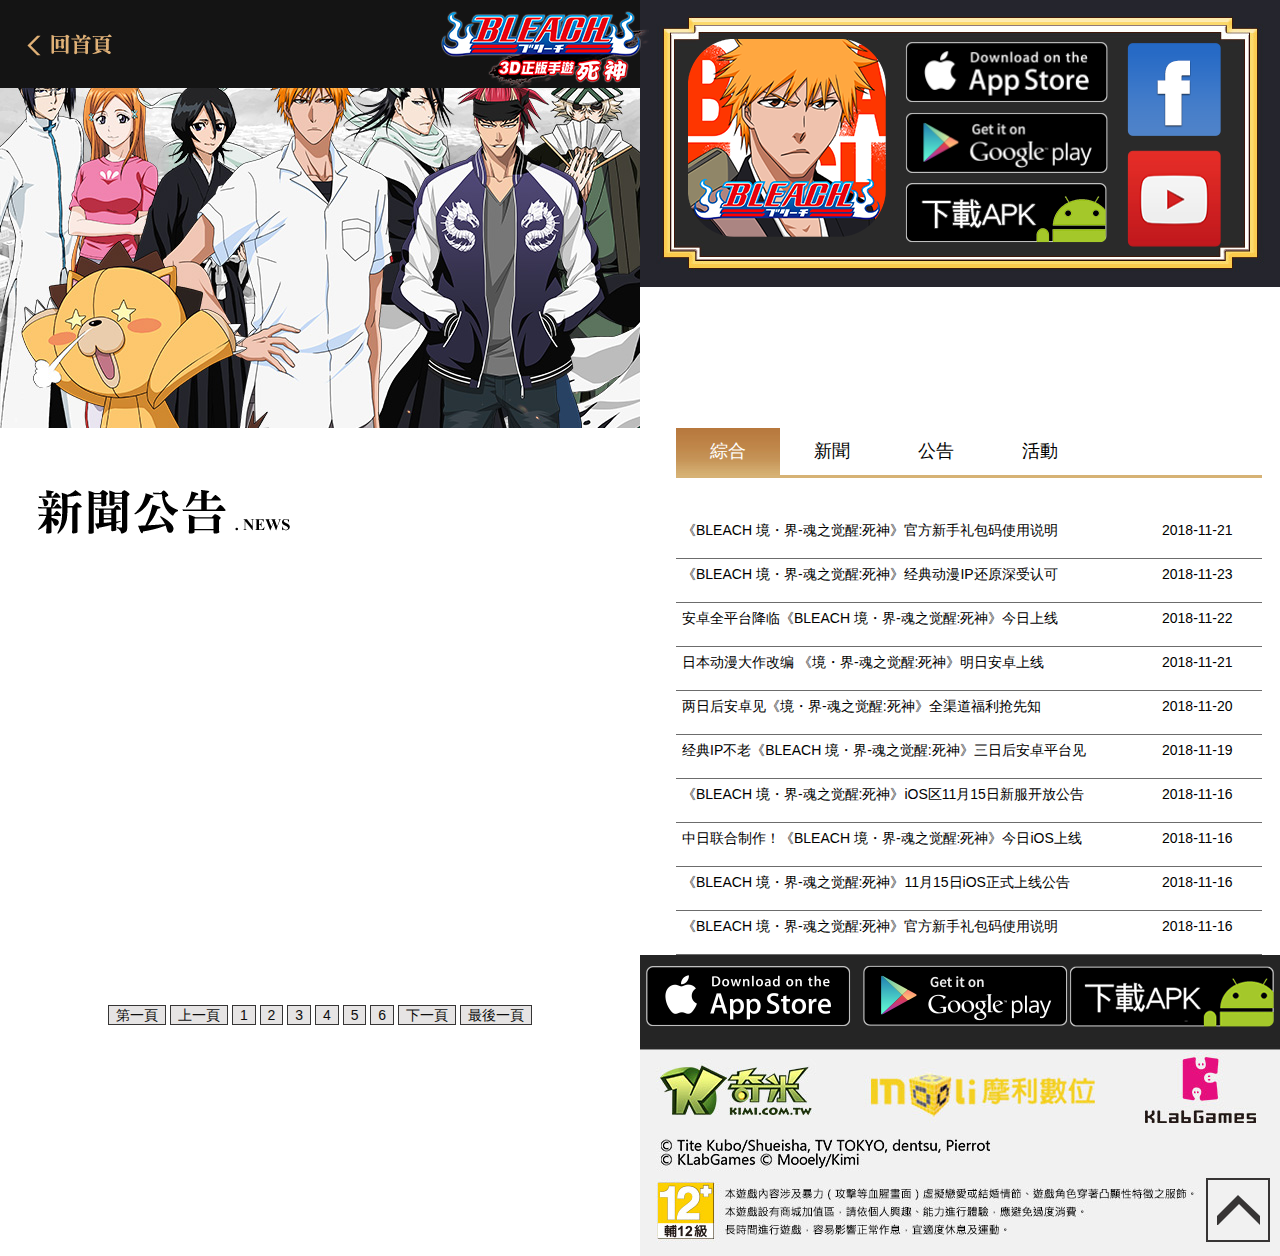
<file: ff/list.html>
<!DOCTYPE html>
<html >
<head>
<meta charset="utf-8" />
<meta content="width=device-width, initial-scale=1.0, maximum-scale=1.0, user-scalable=0" name="viewport">
<meta content="telephone=no" name="format-detection" />
<meta content="email=no" name="format-detection" />
<title>《死神BLEACH-正版授權手遊》官方網站</title>
<meta name="keywords" content="死神,BLEACH,死神BLEACH,魂之覺醒,境界,DeNA,GameArk,KLabGames,死神激鬥,鬥魂解放,死神漫畫,死神手遊,3D,MMORPG,ARPG,久保帶人,黑崎一護,手機遊戲,手遊,官網,官方網站">
<meta name="description" content="《死神BLEACH-正版授權手遊》KLabGames聯合開發！死神首款正版3D動作遊戲！護廷十三隊集結，一起邁向千年血戰最終章！ ">
<!--FB meta og:臉書用的-->
<meta name="og:description" content="第一款正版3D日漫動作手遊！一起邁向千年血戰最終章！"/>
<meta property="og:site_name" content="《死神BLEACH-正版授權手遊》官方網站！KLabGames聯合開發！"/>
<meta property="og:title" content="《死神BLEACH-正版授權手遊》首款3D MMORPG手遊"/>
<meta property="og:url" content="XXXXXXXXXXXXXXXXXXXXX"/>
<meta property="og:image" content="(更換成新的FB圖片) "/>

<link href="css/news.css" rel="stylesheet" type="text/css">
<!--移动端版本兼容 --> 	 	
	<script type="text/javascript">
		var phoneWidth =  parseInt(window.screen.width);
		var phoneScale = phoneWidth/640;
		var ua = navigator.userAgent;
		if (/Android (\d+\.\d+)/.test(ua)){
			var version = parseFloat(RegExp.$1);
			if(version>2.3){
				document.write('<meta name="viewport" content="width=640, minimum-scale = '+phoneScale+', maximum-scale = '+phoneScale+', target-densitydpi=device-dpi">');
			}else{
				document.write('<meta name="viewport" content="width=640, target-densitydpi=device-dpi">');
			}
		} else {
			document.write('<meta name="viewport" content="width=640, user-scalable=no, target-densitydpi=device-dpi">');
		}
	</script>
	<!--移动端版本兼容 end -->


<!-- Google Analytics代碼for死神-->

<!-- Global site tag (gtag.js) - Google Analytics -->
<script async src="https://www.googletagmanager.com/gtag/js?id=UA-32028744-40"></script>
<script>
  window.dataLayer = window.dataLayer || [];
  function gtag(){dataLayer.push(arguments);}
  gtag('js', new Date());

  gtag('config', 'UA-32028744-40');
</script>


<!-- Google Adwords全局網站代碼-->
<!-- Global site tag (gtag.js) - Google Ads: 961497934 -->
<script async src="https://www.googletagmanager.com/gtag/js?id=AW-961497934"></script>
<script>
  window.dataLayer = window.dataLayer || [];
  function gtag(){dataLayer.push(arguments);}
  gtag('js', new Date());

  gtag('config', 'AW-961497934');
</script>

<!-- Event snippet for 《死神》官網-再行銷 remarketing page -->
<script>
  gtag('event', 'conversion', {
      'send_to': 'AW-961497934/109KCOySzZEBEM6WvcoD',
      'value': 1.0,
      'currency': 'USD',
      'aw_remarketing_only': true
  });
</script>


<!-- Facebook Pixel Code -->
<script>
  !function(f,b,e,v,n,t,s)
  {if(f.fbq)return;n=f.fbq=function(){n.callMethod?
  n.callMethod.apply(n,arguments):n.queue.push(arguments)};
  if(!f._fbq)f._fbq=n;n.push=n;n.loaded=!0;n.version='2.0';
  n.queue=[];t=b.createElement(e);t.async=!0;
  t.src=v;s=b.getElementsByTagName(e)[0];
  s.parentNode.insertBefore(t,s)}(window, document,'script',
  'https://connect.facebook.net/en_US/fbevents.js');
  fbq('init', '528269577691332');
  fbq('track', 'PageView');
</script>
<noscript><img height="1" width="1" style="display:none"
  src="https://www.facebook.com/tr?id=528269577691332&ev=PageView&noscript=1"
/></noscript>
<!-- End Facebook Pixel Code -->
</head>
<body id="section1">
<div class="wrap">
	<div class="top">
    	<a class="fh_btn pa" href="index.html"><img src="images/news_01.png" /></a>
    	<div class="logo_new pa"><img src="images/news_02.png" /></div>
    </div>
	<div class="new_index" id="sectiona"></div>
    <div class="page_2_1 cf"> 
   <div class="phone_icon"><img src="images/icon_03.png"/></div>
   <div class="s2">
        <ul>
            <li class="apk">
             <a  href="https://smarturl.it/bleach_index_ios" target="_blank"  class="one1"><img src="images/phone_ico_app.png"/></a>
            <a href="https://smarturl.it/bleach_index_gp" target="_blank" class="one2"><img src="images/phone_ico_gg.png" /></a>
            <a href="https://smarturl.it/bleach_index_apk" target="_blank" class="one3"><img src="images/phone_ico_apk.png"/></a>
            </li>
          
        </ul>  
    </div>
   <div class="s3">
        <ul>
          
            <li class="group"> <a href="https://www.facebook.com/mabinogi.kimi.com.tw" target="_blank"><img src="images/phone_ico_fb.png" /></a>

            <a href="https://www.youtube.com/user/kimigamecm" target="_blank"><img src="images/phone_ico_ytb.png"/></a>    
            </li>
        </ul>
       </div>

    
  </div>
    <div class="title_news" ><img src="images/news_03.png"/></div>
    <div class="main_txt_nav">                        
        	<ul class="main_titul">
				<li class="now" id="gtop1" ><a href="/mnews" title="綜合">綜合</a></li>
				<li class="" id="gtop2" ><a href="/mnews/mnew" title="新聞">新聞</a></li>
				<li class="" id="gtop3" ><a href="/mnews/mactive" title="公告">公告</a></li>
                <li class="" id="gtop4" ><a href="/mnews/mnotice" title="活動">活動</a></li>
			</ul>
            <div class="main_txt_Txt" id="gyye1" style="display:block">
                        	<ul>
                        	<li><div style="float:left;"><a href="javascript:void(0)"></a></div>
    							<div class="main_txt_Txt_p"><a href="http://bleach.kunlun.com/2018/mactive_1121/55.html"  title ="《BLEACH 境・界-魂之觉醒:死神》官方新手礼包码使用说明"  style="" >《BLEACH 境・界-魂之觉醒:死神》官方新手礼包码使用说明</a></div>
                                <span>2018-11-21</span>
							</li>
                        	<li><div style="float:left;"><a href="javascript:void(0)"></a></div>
    							<div class="main_txt_Txt_p"><a href="http://bleach.kunlun.com/2018/mnew_1123/61.html"  title ="《BLEACH 境・界-魂之觉醒:死神》经典动漫IP还原深受认可"  style="" >《BLEACH 境・界-魂之觉醒:死神》经典动漫IP还原深受认可</a></div>
                                <span>2018-11-23</span>
							</li>
                        	<li><div style="float:left;"><a href="javascript:void(0)"></a></div>
    							<div class="main_txt_Txt_p"><a href="http://bleach.kunlun.com/2018/mnew_1122/59.html"  title ="安卓全平台降临《BLEACH 境・界-魂之觉醒:死神》今日上线"  style="" >安卓全平台降临《BLEACH 境・界-魂之觉醒:死神》今日上线</a></div>
                                <span>2018-11-22</span>
							</li>
                        	<li><div style="float:left;"><a href="javascript:void(0)"></a></div>
    							<div class="main_txt_Txt_p"><a href="http://bleach.kunlun.com/2018/mnew_1121/57.html"  title ="日本动漫大作改编 《境・界-魂之觉醒:死神》明日安卓上线"  style="" >日本动漫大作改编 《境・界-魂之觉醒:死神》明日安卓上线</a></div>
                                <span>2018-11-21</span>
							</li>
                        	<li><div style="float:left;"><a href="javascript:void(0)"></a></div>
    							<div class="main_txt_Txt_p"><a href="http://bleach.kunlun.com/2018/mnew_1120/54.html"  title ="两日后安卓见《境・界-魂之觉醒:死神》全渠道福利抢先知"  style="" >两日后安卓见《境・界-魂之觉醒:死神》全渠道福利抢先知</a></div>
                                <span>2018-11-20</span>
							</li>
                        	<li><div style="float:left;"><a href="javascript:void(0)"></a></div>
    							<div class="main_txt_Txt_p"><a href="http://bleach.kunlun.com/2018/mnew_1119/52.html"  title ="经典IP不老《BLEACH 境・界-魂之觉醒:死神》三日后安卓平台见"  style="" >经典IP不老《BLEACH 境・界-魂之觉醒:死神》三日后安卓平台见</a></div>
                                <span>2018-11-19</span>
							</li>
                        	<li><div style="float:left;"><a href="javascript:void(0)"></a></div>
    							<div class="main_txt_Txt_p"><a href="http://bleach.kunlun.com/2018/mnotice_1116/49.html"  title ="《BLEACH 境・界-魂之觉醒:死神》iOS区11月15日新服开放公告"  style="" >《BLEACH 境・界-魂之觉醒:死神》iOS区11月15日新服开放公告</a></div>
                                <span>2018-11-16</span>
							</li>
                        	<li><div style="float:left;"><a href="javascript:void(0)"></a></div>
    							<div class="main_txt_Txt_p"><a href="http://bleach.kunlun.com/2018/mnew_1116/48.html"  title ="中日联合制作！《BLEACH 境・界-魂之觉醒:死神》今日iOS上线"  style="" >中日联合制作！《BLEACH 境・界-魂之觉醒:死神》今日iOS上线</a></div>
                                <span>2018-11-16</span>
							</li>
                        	<li><div style="float:left;"><a href="javascript:void(0)"></a></div>
    							<div class="main_txt_Txt_p"><a href="http://bleach.kunlun.com/2018/mnew_1116/47.html"  title ="《BLEACH 境・界-魂之觉醒:死神》11月15日iOS正式上线公告"  style="" >《BLEACH 境・界-魂之觉醒:死神》11月15日iOS正式上线公告</a></div>
                                <span>2018-11-16</span>
							</li>
                        	<li><div style="float:left;"><a href="javascript:void(0)"></a></div>
    							<div class="main_txt_Txt_p"><a href="http://bleach.kunlun.com/2018/mnew_1116/46.html"  title ="《BLEACH 境・界-魂之觉醒:死神》官方新手礼包码使用说明"  style="" >《BLEACH 境・界-魂之觉醒:死神》官方新手礼包码使用说明</a></div>
                                <span>2018-11-16</span>
							</li>
                        	
                            </ul>
                        </div>
		</div>
		<div class="fanye"><a href="images">第一頁</a> <a href="#">上一頁</a> <a href="#">1</a> <a href="#">2</a> <a href="#">3</a> <a href="#">4</a> <a href="#">5</a> <a href="#">6</a> <a href="#">下一頁</a> <a href="#"> 最後一頁</a></div>
   		 <div class="phone_bottom">
         	 <div class="footerright"><a href="#sectiona"><img src="images/btn_28.png" alt=""/></a></div>
    <div class="phone_list_img">
        <a href="https://smarturl.it/bleach_index_ios" target="_blank"><img src="images/phone_bottom_app.png" /></a>
        <a href="https://smarturl.it/bleach_index_gp" target="_blank"><img src="images/phone_bottom_gg.png" /></a>
        <a href="https://smarturl.it/bleach_index_apk" target="_blank"><img src="images/phone_bottom_apk.png" /></a>
    </div>
</div>
        
</div>  











<script type="text/javascript" src="js/jquery.min.js"></script> 
<script type="text/javascript" src="js/swiper.3.4.1.js"></script> 
<script type="text/javascript" src="js/index.js"></script>
  
</body>
</html>
</file>
<file: aaa/css/main.css>
html,body,ul,ol,h1,h2,h3,h4,h5,h6,p,th,td,dl,dt,dd,form,input,textarea,select,.cf{margin:0;padding:0;}
body{font-size:.12rem; font-family: Helvetica, Microsoft YaHei, Tohoma, Arial;}
h1,h2,h3,h4,h5,h6,b{font-weight: normal;}
a{text-decoration:none;outline:none;}
li{list-style:none}
img{border:none;vertical-align:middle;}
html{overflow-x:hidden;overflow:-Scroll;overflow-x:hidden}
/*浮动清理*/
.cf:before,.cf:after{content:".";display:block;height:0;visibility:hidden}
.cf:after{clear:both}
.cf{zoom:1}

.wrap{ margin:0 auto; width:6.4rem; position:relative;}
.page_1{ background:url(../images/bg_01.jpg) no-repeat; width:6.4rem; height:8.57rem;background-size: 100% 100%;}
.part1Con {width: 6.4rem;height:8.57rem;position: absolute;left: 50%;top:0;margin-left: -3.2rem; z-index:3;}
.slo{background: url(../images/header_btn_07.png) no-repeat;background-size: 100% 100%;width: 6.02rem;height: 2.75rem; position:absolute;left:50%;top:5.59rem; margin:0 0 0 -3.01rem;animation:scaleA 1s .2s ease both;-webkit-animation:scaleA 1s .2s ease both;-ms-animation:scaleA 1s .2s ease both;-moz-animation:scaleA 1s .2s ease both;-o-animation:scaleA 1s .2s ease both;}
@keyframes scaleA{
0%{opacity:0;-webkit-transform:scale(2,2);}
80%{-webkit-transform:scale(.9,.9);}
100%{opacity:1;-webkit-transform:scale(1,1);}
}
@-webkit-keyframes scaleA{
0%{opacity:0;-webkit-transform:scale(2,2);}
80%{-webkit-transform:scale(.9,.9);}
100%{opacity:1;-webkit-transform:scale(1,1);}
}
@-ms-keyframes scaleA{
0%{opacity:0;-ms-transform:scale(2,2);}
80%{-ms-transform:scale(.9,.9);}
100%{opacity:1;-ms-transform:scale(1,1);}
}
@-moz-keyframes scaleA{
0%{opacity:0;-moz-transform:scale(2,2);}
80%{-moz-transform:scale(.9,.9);}
100%{opacity:1;-moz-transform:scale(1,1);}
}
@-o-keyframes scaleA{
0%{opacity:0;-o-transform:scale(2,2);}
80%{-o-transform:scale(.9,.9);}
100%{opacity:1;-o-transform:scale(1,1);}
}
@keyframes movebottom{
	from{transform: translateY(-.03rem);}
	25%{transform: translateY(0rem);}
	50%{transform: translateY(.03rem);}
	75%{transform: translateY(0rem);}
	to{transform: translateY(-.03rem);}
}
@-webkit-keyframes movebottom{
	from{-webkit-transform: translateY(-.03rem);}
	25%{-webkit-transform: translateY(0rem);}
	50%{-webkit-transform: translateY(.03rem);}
	75%{-webkit-transform: translateY(0rem);}
	to{-webkit-transform: translateY(-.03rem);}
}
.solshou{ background:url(../images/header_btn_15.png) no-repeat;background-size: 100% 100%; width:3.44rem; height:.49rem; position:absolute; top:6.46rem; left:50%; margin:0 0 0 -1.72rem; z-index:9;}
.solshou{animation: fadeInUp .1s 1s both;}
.logo a{ background:url(../images/nav_03.png) no-repeat;background-size: 100% 100%; width:3.36rem; height:1.20rem;position:absolute; top:.005rem; left:50%; margin:0 0 0 -1.63rem; }

.play{width:.66rem;height:.66rem;overflow:hidden;cursor:pointer;position:absolute;top:.6rem;left:4.08rem;z-index:100;background: url("../images/header_btn_1.png") no-repeat center center;background-size: 100% 100%;}
.play a{display: block;width:.66rem;height:.66rem;background: url("../images/header_btn_2.png") no-repeat center center;background-size: 100% 100%;-webkit-animation:circle 5s infinite linear;}
@-webkit-keyframes circle{0%{ transform:rotate(0deg); }100%{ transform:rotate(360deg); }}


.btn{  position:absolute; top:7.08rem; left:50%; margin:0 0 0 -1.75rem; z-index:9;overflow:hidden;}
.btn{animation: fadeInUp .1s 1.2s both;}
.yy_btn{background:url(../images/yy_btn.png) no-repeat;background-size: 100% 100%; width:3.51rem; height:1.2rem; display:block;}
.yy_btn{background:url(../images/yy_btn.png?v=1) no-repeat;background-size: 100% 100%; width:3.53rem; height:1.21rem; display:block;}
.yy_btn1{background:url(../images/ios_down.png?v=1) no-repeat;background-size: 100% 100%; width:3.53rem; height:1.21rem; display:block;}
.page_2{width: 6.4rem;height:7.3rem;}

.news{width: 6.4rem;height: 4rem;background-color: #000; float:left;}
.news-title{position: relative;width: 100%;height: .65rem;background-color: #2a2a2a;}
.news-title li.active img{ width:1.84rem; height:.63rem;}
.news-title li.news-more{position: absolute;right: 0;top: 0; width:0.95rem; height:.65rem;}
.news-title li.news-more img{ width:0.95rem; height:.65rem;}

.news-inner{width:100%;height:4rem; margin: 0 auto;position: relative;}
.news-listbox{width: 100%;padding-top: .17rem;margin:0 auto;}
.news-listbox li{ width: 100%;padding: .15rem 0;font-size: .16rem;color: #eaeaea;}
.news-listbox a{ display: block;overflow: hidden;width: 100%;color: #eaeaea;font-size: .16rem;}
.news-listbox a:hover{color: #d4ae71;}
.news-listbox p{ width: auto;max-width: 70%; float: left;padding-left: .3rem; overflow: hidden;text-overflow:ellipsis;white-space: nowrap;}
.news-listbox span{width: auto; max-width: 20%; float: right;padding-right: .34rem;}
.news-inner .more a{ color:#fff; border:1px solid #fff; display:block; width:5.75rem; text-align:center; margin:.1rem auto; line-height:.6rem;font-size: .16rem;}
.news-inner .more a:hover{ color:#fff;text-decoration:underline;}

.page_3{ background:url(../images/bg_05.jpg) no-repeat;background-size: 100% 100%; width:6.4rem; height:6.07rem; border-bottom:.03rem solid #d4ae71;}
.page_3 h3{ text-align:center; padding:.3rem 0 0 0;}
.page_3 h4{ text-align:center; padding:.3rem 0 0 0;}
.page_3 h3 img{ width:2.48rem; height:.91rem;}
.page_3 h4 img{ width:2.49rem; height:.83rem;}
.page3conte{ height:3.5rem;}
.box_sp{ width:4rem; height:2.3rem;margin:.56rem 0 0 0; position:absolute; top:0; left:1.0rem;}
.page_3 .swiper-pagination{ text-align:center; width:4rem; margin:0 0 0 2.22rem;}
.page_3 .swiper-pagination-bullet{width:.33rem;height:.33rem;border-radius:inherit;background: url("../images/slidesp.png") no-repeat;background-size: 100% 100%; margin:.1rem !important;opacity:1;}
.page_3 .swiper-pagination-bullet-active{opacity:1; background: url("../images/slidesp_act.png") no-repeat;background-size: 100% 100%;}

.page_4{ background:url(../images/page4_people.jpg) no-repeat;background-size: 100% 100%;width:6.4rem; height:6.93rem;  border-bottom:.03rem solid #d4ae71;}
.lef{ position:absolute; left:.3rem; top:5rem; background:url(../images/btn_11.png) no-repeat;background-size: 100% 100%; width:1.21rem; height:.53rem;cursor:pointer; z-index:10;}
.rig{ position:absolute; left:1.52rem; top:5rem;background:url(../images/btn_13.png) no-repeat;background-size: 100% 100%; width:1.2rem; height:.53rem;cursor:pointer;z-index:10;}

.box2{height:7rem;}
.game_roles{ width:6.4rem;height:7rem; overflow:hidden; position:relative;}
.game_roles .swiper-slide{width:100%;min-width:6.4rem;position:relative;}
.role_info .tit img{width:6.4rem; height:6.48rem;position:absolute; top:.46rem; left:50%;margin:0 0 0 -3.2rem;z-index:1;}
.role_info{opacity:0; -webkit-transform:translate(100%, 0); transform: translate(100%, 0); -webkit-transition:all 0.3s; transition:all 0.3s; z-index:1;}
.role_img1,.role_img2,.role_img3,.role_img4,.role_img5,.role_img6{-webkit-transform:translate(-100%, 0); transform:translate(-100%, 0); -webkit-transition:all 0.3s; transition:all 0.3s; z-index:10;}
.game_roles .swiper-slide-active .role_info{-webkit-transform: translate(0, 0); transform: translate(0, 0); -webkit-transition: all 0.3s; transition: all 0.3s; opacity:1;}
.game_roles .swiper-slide-active .role_img{opacity:1; -webkit-transform:translate(0, 0); transform: translate(0, 0); -webkit-transition: all 0.3s; transition: all 0.3s; z-index:1;position:absolute;top:.97rem; left:0%;}
.game_roles .swiper-slide-active .role_img{ width:4.05rem; height:3.7rem; position:absolute;top:.97rem; left:50%; margin:0 0 0 -3.2rem; z-index:10;}
.slide1 img,.slide2 img,.slide3 img,.slide4 img,.slide5 img,.slide6 img{ width:4.05rem; height:3.7rem;position:absolute;top:.97rem; left:0%;}

.page_5{ background:url(../images/page4_te.jpg) no-repeat;background-size: 100% 100%;width:6.4rem; height:5.7rem; }
.page_5 h3{ text-align:center; margin:.1rem 0 0 0;}
.page_5 h3 img{ width:2.54rem; height:.94rem;}

.box3 .swiper-container {width:6.2rem;padding-top: .5rem;padding-bottom: .5rem;margin:0 auto;}
.box3 .swiper-slide {background-position: center;background-size: cover;width:2.91rem;height: 3.87rem;/*cursor:e-resize*/ margin:.5rem 0;}
.box3 .swiper-slide img{width:2.91rem;height: 3.87rem;}
.box3{ width:6.2rem; margin:0 auto; position:relative; background-image:none;}
.box3 .swiper-button-disabled{opacity:.35;cursor:auto;pointer-events:none;}

.page_6{ background-color:#000; height:1.05rem;}
/*.baidu_btn,.wx_btn,.wb_btn{ float:left; margin:.11rem 0 0 1.15rem; }*/
.baidu_btn,.wx_btn,.wb_btn{ float:left; margin:.11rem 0 0 1.6rem; }
.baidu_btn{width:.57rem;}
.baidu_btn span,.wx_btn span,.wb_btn span{ display:block; text-align:center; color:#fff; line-height:.3rem;}
.baidu_btn img{ width:.57rem; height:.62rem;}
.wx_btn{width:.71rem;}
.wx_btn img{width:.71rem; height:.62rem;}
.list_wx p{ margin:.3rem auto;width:3.5rem; text-align:left; font-size:.2rem;}
.list_wx{ position:fixed; top:0; left:0;background: #000;background:url(../images/pop_bg_03.png) repeat;background-size: 100% 100%;display:none;z-index:99999; width:6.4rem; height:100%;}
.list_wx .img_bg{color:#fff; text-align:center; position:absolute; bottom:5%; left:0%; width:6.4rem;}
.list_wx .img_bg img{ width:1.63rem; height:1.63rem;}
.list_wx .img_bg p img{ width:.66rem; height:.66rem;}
.list_wx .img_bg p span{ width:.66rem; height:.66rem; display:block; float:left; margin:0rem .1rem 0 0;}
.closebtn2{ background:url(../images/xx_03.png) no-repeat;background-size: 100% 100%; width:.48rem; height:.49rem; float:right; margin:.5rem;}
.wb_btn{width:.69rem;}
.wb_btn img{width:.69rem; height:.62rem;}

.page_7{ background-color:#3b3b3b; height:1.05rem;}
.footerleft{ color:#fff; font-size:.12rem; float:left;margin:.11rem 0 0 .15rem;}
.footerleft img{ width:.1rem; height:.1rem;}

.footerright{margin:.15rem .2rem 0 0; position:absolute;bottom: 0.10rem;right: 0rem;}
.footerright img{ width:.64rem; height:.64rem;}

/*视频弹窗*/
.bg{display:none;width: 100%;height: 100%;position: fixed;left:0;top:0;z-index:500;background: #000;filter:alpha(opacity=50);-moz-opacity:0.5;  opacity: 0.5;}
.openbox{display:none;margin:-1.35rem 0 0 -3.2rem;width:6.4rem; height:3.2rem;position: fixed;z-index: 99999999;left:50%;top:50%;}
.closebtn{position: absolute;top:-.49rem;right:.2rem;height:.49rem;width: .48rem;cursor: pointer;z-index: 181;background: url('../images/xx_03.png') no-repeat;background-size: 100% 100%;}
.play_sp{ width:6rem; height:3.2rem; position:absolute;left:50%;top:50%;margin:-1.6rem 0 0 -3rem;}





.page_2_1{width: 6.4rem;height: 7.65rem;  background:url(../images/bg_02_1.jpg) no-repeat; background-size: 100% 100%; position:relative;}
.phone_icon{    left: 0.3rem;position: absolute;top: 0.25rem;}
.phone_icon img{ width:2.05rem; height:2.05rem;}
.s2 li img{width:2.03rem; height:0.61rem;}
.s2{ height:0.87rem; position:absolute; top:0.34rem; left:2.45rem; width:2.04rem;}

.apk a img{margin-bottom:0.05rem;}
.s3{ height:1rem; position:absolute; top:0.34rem; left:4.7rem; width:1rem; }
.group a img{margin-bottom:0.05rem;}
.s3 li img{width:0.96rem; height:0.99rem;}

.gift_b a{      height: 2.3365rem;left:0.4965rem; position: absolute;top: 8.0365rem;width: 2.8365rem; display:block; }
	/*四个图标*/
.apk11 a{height: 0.69rem;left: 0.23rem; position: absolute; top: 5.87rem; display:block;width: 2.92rem;  }
.apk12 a{height: 0.69rem;left: 3.24rem; position: absolute; top: 5.87rem; display:block;width: 2.92rem;}
.apk13 a{height: 0.69rem;left: 0.23rem; position: absolute; top: 6.67rem; display:block;width: 2.92rem;}
.apk14 a{height: 0.69rem;left: 3.24rem; position: absolute; top: 6.67rem; display:block;width: 2.92rem;}
	/*联系客服*/
	
.s3_1_1{ width:2.71rem; text-align:left ; font-size:0.18rem;line-height:0.32rem; color:#fff; position:absolute;    top: 3.60rem; left:3.51rem; }
.s3_1_1 p{height:0.33rem; line-height:0.33rem;letter-spacing:0.03rem;}
.s3_1_1 a{color:#fff; text-decoration:none;}
.s3_1_1 a:hover{color:#f00;}

	/*底部*/
.phone_bottom{width: 6.4rem; height:3.01rem;background:url(../images/list_bg_07.jpg);margin:0 auto;position: relative;background-size: 100% 100%;}
.phone_list_img {position:absolute;top: 0.10rem;left: 0rem;}
.phone_list_img img{float:left;}
.footer1{position:absolute; top:6.21rem; left: 0rem;}
.footer1_img1 img{float:left;}
.footer1_img2 img{float:right;}
.fixe_btn{position:absolute; top:2.50rem; left:0rem;}
.fixe_btn img{width:3.26rem ; height:3.24rem;}
.fixe_btn{-webkit-animation:sec_pic 1.2s linear infinite}
@-webkit-keyframes sec_pic{0%{-webkit-transform:translate3d(0,0,0)}50%{-webkit-transform:translate3d(0,0.08rem,0)}100%{-webkit-transform:translate3d(0,0,0)}}

.phone_list_img img{width:2.13rem; }

.box{ width:6.4rem; height:3.35rem; float:left;}
.box .swiper-slide img {width:6.4rem; height:3.35rem}
.box .swiper-pagination-bullet{width:26px;height:10px;border-radius:inherit;background: url(../images/slidenav.png) no-repeat;  background-size: 100% 100%; margin:0 !important;opacity:1;}
.box .swiper-pagination-bullet-active{opacity:1; background: url(../images/slidenav-act.png) no-repeat;  background-size: 100% 100%;}
</file>
<file: aaa/css/colorbox.css>
/*
    Colorbox Core Style:
    The following CSS is consistent between example themes and should not be altered.
*/
#colorbox, #cboxOverlay, #cboxWrapper{position:absolute; top:0; left:0; z-index:9999; overflow:hidden; -webkit-transform: translate3d(0,0,0);}
#cboxWrapper {max-width:none;}
#cboxOverlay{position:fixed; width:100%; height:100%;}
#cboxMiddleLeft, #cboxBottomLeft{clear:left;}
#cboxContent{position:relative;}
#cboxLoadedContent{overflow:auto; -webkit-overflow-scrolling: touch;}
#cboxTitle{margin:0;}
#cboxLoadingOverlay, #cboxLoadingGraphic{position:absolute; top:0; left:0; width:100%; height:100%;}
#cboxPrevious, #cboxNext, #cboxClose, #cboxSlideshow{cursor:pointer;}
.cboxPhoto{float:left; margin:auto; border:0; display:block; max-width:none; -ms-interpolation-mode:bicubic;}
.cboxIframe{width:100%; height:100%; display:block; border:0; padding:0; margin:0;}
#colorbox, #cboxContent, #cboxLoadedContent{box-sizing:content-box; -moz-box-sizing:content-box; -webkit-box-sizing:content-box;}

/* 
    User Style:
    Change the following styles to modify the appearance of Colorbox.  They are
    ordered & tabbed in a way that represents the nesting of the generated HTML.
*/
#cboxOverlay{background:#000; opacity: 0.9; filter: alpha(opacity = 90);}
#colorbox{outline:0;}
    #cboxContent{margin-top:32px; overflow:visible;/* background:#000;*/}
      /*  .cboxIframe{background:#fff;}*/
        #cboxError{padding:50px; border:1px solid #ccc;}
        #cboxLoadedContent{/*background:#000;*/ padding:1px;}
        #cboxLoadingGraphic{background:url(images/loading.gif) no-repeat center center;}
        #cboxLoadingOverlay{background:#000;}
        #cboxTitle{position:absolute; top:-22px; left:0; color:#000;}
        #cboxCurrent{position:absolute; top:-22px; right:205px; text-indent:-9999px;}

        /* these elements are buttons, and may need to have additional styles reset to avoid unwanted base styles */
        #cboxPrevious, #cboxNext, #cboxSlideshow, #cboxClose {border:0; padding:0; margin:0; overflow:visible; text-indent:-9999px; width:20px; height:20px; position:absolute; top:-20px; background: url(../images/controls.png) no-repeat 0 0;}
        
        /* avoid outlines on :active (mouseclick), but preserve outlines on :focus (tabbed navigating) */
        #cboxPrevious:active, #cboxNext:active, #cboxSlideshow:active, #cboxClose:active {outline:0;}

        #cboxPrevious{background-position:0px 0px; right:44px;}
        #cboxPrevious:hover{background-position:0px -25px;}
        #cboxNext{background-position:-25px 0px; right:22px;}
        #cboxNext:hover{background-position:-25px -25px;}
        #cboxClose{background-position:-50px 0px; right:0;}
        #cboxClose:hover{background-position:-50px -25px;}
        .cboxSlideshow_on #cboxPrevious, .cboxSlideshow_off #cboxPrevious{right:66px;}
        .cboxSlideshow_on #cboxSlideshow{background-position:-75px -25px; right:44px;}
        .cboxSlideshow_on #cboxSlideshow:hover{background-position:-100px -25px;}
        .cboxSlideshow_off #cboxSlideshow{background-position:-100px 0px; right:44px;}
        .cboxSlideshow_off #cboxSlideshow:hover{background-position:-75px -25px;}
</file>
<file: alita/css/main.css>
html,body,ul,ol,h1,h2,h3,h4,h5,h6,p,th,td,dl,dt,dd,form,input,textarea,select,.cf{margin:0;padding:0;}
body{font-size:.12rem; font-family: Helvetica, Microsoft YaHei, Tohoma, Arial;}
h1,h2,h3,h4,h5,h6,b{font-weight: normal;}
a{text-decoration:none;outline:none;}
li{list-style:none}
img{border:none;vertical-align:middle;}
html{overflow-x:hidden;overflow:-Scroll;overflow-x:hidden}
/*浮动清理*/
.cf:before,.cf:after{content:".";display:block;height:0;visibility:hidden}
.cf:after{clear:both}
.cf{zoom:1}


.wrap{ margin:0 auto; width:6.4rem; position:relative;}
.page_1{ background:url(../images/bg_01.jpg) no-repeat; width:6.4rem; height:1rem;background-size: 100% 100%;}
.part1Con {width: 6.4rem;height:8.57rem;position: absolute;left: 50%;top:0;margin-left: -3.2rem; z-index:3;}
.slo{background: url(../images/header_btn_07.png) no-repeat;background-size: 100% 100%;width: 6.02rem;height: 2.75rem; position:absolute;left:50%;top:5.59rem; margin:0 0 0 -3.01rem;animation:scaleA 1s .2s ease both;-webkit-animation:scaleA 1s .2s ease both;-ms-animation:scaleA 1s .2s ease both;-moz-animation:scaleA 1s .2s ease both;-o-animation:scaleA 1s .2s ease both;}
@keyframes scaleA{
0%{opacity:0;-webkit-transform:scale(2,2);}
80%{-webkit-transform:scale(.9,.9);}
100%{opacity:1;-webkit-transform:scale(1,1);}
}
@-webkit-keyframes scaleA{
0%{opacity:0;-webkit-transform:scale(2,2);}
80%{-webkit-transform:scale(.9,.9);}
100%{opacity:1;-webkit-transform:scale(1,1);}
}
@-ms-keyframes scaleA{
0%{opacity:0;-ms-transform:scale(2,2);}
80%{-ms-transform:scale(.9,.9);}
100%{opacity:1;-ms-transform:scale(1,1);}
}
@-moz-keyframes scaleA{
0%{opacity:0;-moz-transform:scale(2,2);}
80%{-moz-transform:scale(.9,.9);}
100%{opacity:1;-moz-transform:scale(1,1);}
}
@-o-keyframes scaleA{
0%{opacity:0;-o-transform:scale(2,2);}
80%{-o-transform:scale(.9,.9);}
100%{opacity:1;-o-transform:scale(1,1);}
}
@keyframes movebottom{
	from{transform: translateY(-.03rem);}
	25%{transform: translateY(0rem);}
	50%{transform: translateY(.03rem);}
	75%{transform: translateY(0rem);}
	to{transform: translateY(-.03rem);}
}
@-webkit-keyframes movebottom{
	from{-webkit-transform: translateY(-.03rem);}
	25%{-webkit-transform: translateY(0rem);}
	50%{-webkit-transform: translateY(.03rem);}
	75%{-webkit-transform: translateY(0rem);}
	to{-webkit-transform: translateY(-.03rem);}
}
.solshou{ background:url(../images/header_btn_15.png) no-repeat;background-size: 100% 100%; width:3.44rem; height:.49rem; position:absolute; top:6.46rem; left:50%; margin:0 0 0 -1.72rem; z-index:9;}
.solshou{animation: fadeInUp .1s 1s both;}
.logo{ background:url(../images/btn_02.png) no-repeat;background-size: 100% 100%; width:1.89rem; height:0.85rem;position:absolute; top:0.08rem; left:4.4rem; }

.play{width:.66rem;height:.66rem;overflow:hidden;cursor:pointer;position:absolute;top:.6rem;left:4.08rem;z-index:100;background: url("../images/header_btn_1.png") no-repeat center center;background-size: 100% 100%;}
.play span{display: block;width:.66rem;height:.66rem;background: url("../images/header_btn_2.png") no-repeat center center;background-size: 100% 100%;-webkit-animation:circle 5s infinite linear;}
@-webkit-keyframes circle{0%{ transform:rotate(0deg); }100%{ transform:rotate(360deg); }}



.page_5{ background-color:#fff; height:7.1rem; margin-top:0.2rem;}
.page_5 h3{ text-align:center; margin:0.2rem 0 0 0;}
.page_5 h3 img{ width:2.54rem; height:.72rem;}

.ani{
    /*! -moz-animation: downarr .2s linear infinite alternate; */
    /*! -webkit-animation: downarr .2s linear infinite alternate; */
    /*! -o-animation: downarr .2s linear infinite alternate; */
    -ms-animation: downarr .2s linear infinite alternate;
    animation: downarr .2s linear infinite alternate;
}

@-webkit-keyframes downarr{0%{-webkit-transform:translateY(-4px);}
100%{-webkit-transform:translateY(4px);}
}
@-moz-keyframes downarr{0%{-moz-transform:translateY(-4px);}
100%{-moz-transform:translateY(4px);}
}
@-o-keyframes downarr{0%{-o-transform:translateY(-4px);}
100%{-o-transform:translateY(4px);}
}
@-ms-keyframes downarr{0%{-ms-transform:translateY(-4px);}
100%{-ms-transform:translateY(4px);}
}
@keyframes downarr{0%{transform:translateY(-4px);}
100%{transform:translateY(4px);}
}

.box3 .swiper-container {width: 6.4rem;padding-top:  .5rem;padding-bottom:  .5rem;margin:0 auto;}
.box3 .swiper-slide {background-position: center;background-size: cover;width:3.6rem;height: 6.4rem;/*cursor:e-resize*/ margin:.35rem 0;}
.box3 .swiper-slide img{width:3.6rem;height:6.4rem;}
.box3{ width: 6.4rem; margin:0 auto; position:relative; background-image:none;}
.box3 .swiper-button-disabled{opacity:.35;cursor:auto;pointer-events:none;}








.phone_list_img img{width:2.13rem; }

.box{ width:6.4rem; height:3.35rem; float:left;}
.box .swiper-slide img {width:6.4rem; height:3.35rem}
.box .swiper-pagination-bullet{width:26px;height:10px;border-radius:inherit;background: url(../images/slidenav.png) no-repeat;  background-size: 100% 100%; margin:0 !important;opacity:1;}
.box .swiper-pagination-bullet-active{opacity:1; background: url(../images/slidenav-act.png) no-repeat;  background-size: 100% 100%;}


.btn3{ background:url(../images/btn_03.png) no-repeat;background-size: 100% 100%; margin-top:0.2rem; width:5rem; height:1.26rem; margin-left:0.7rem; }
</file>
<file: ff/css/main.css>
html,body,ul,ol,h1,h2,h3,h4,h5,h6,p,th,td,dl,dt,dd,form,input,textarea,select,.cf{margin:0;padding:0;}
body{font-size:.12rem; font-family: Helvetica, Microsoft YaHei, Tohoma, Arial;}
h1,h2,h3,h4,h5,h6,b{font-weight: normal;}
a{text-decoration:none;outline:none;}
li{list-style:none}
img{border:none;vertical-align:middle;}
html{overflow-x:hidden;overflow:-Scroll;overflow-x:hidden}
/*浮动清理*/
.cf:before,.cf:after{content:".";display:block;height:0;visibility:hidden}
.cf:after{clear:both}
.cf{zoom:1}

.wrap{ margin:0 auto; width:6.4rem; position:relative;}
.page_1{ background:url(../images/bg_01.jpg) no-repeat; width:6.4rem; height:8.57rem;background-size: 100% 100%;}
.part1Con {width: 6.4rem;height:8.57rem;position: absolute;left: 50%;top:0;margin-left: -3.2rem; z-index:3;}
.slo{background: url(../images/header_btn_07.png) no-repeat;background-size: 100% 100%;width: 6.02rem;height: 2.75rem; position:absolute;left:50%;top:5.59rem; margin:0 0 0 -3.01rem;animation:scaleA 1s .2s ease both;-webkit-animation:scaleA 1s .2s ease both;-ms-animation:scaleA 1s .2s ease both;-moz-animation:scaleA 1s .2s ease both;-o-animation:scaleA 1s .2s ease both;}
@keyframes scaleA{
0%{opacity:0;-webkit-transform:scale(2,2);}
80%{-webkit-transform:scale(.9,.9);}
100%{opacity:1;-webkit-transform:scale(1,1);}
}
@-webkit-keyframes scaleA{
0%{opacity:0;-webkit-transform:scale(2,2);}
80%{-webkit-transform:scale(.9,.9);}
100%{opacity:1;-webkit-transform:scale(1,1);}
}
@-ms-keyframes scaleA{
0%{opacity:0;-ms-transform:scale(2,2);}
80%{-ms-transform:scale(.9,.9);}
100%{opacity:1;-ms-transform:scale(1,1);}
}
@-moz-keyframes scaleA{
0%{opacity:0;-moz-transform:scale(2,2);}
80%{-moz-transform:scale(.9,.9);}
100%{opacity:1;-moz-transform:scale(1,1);}
}
@-o-keyframes scaleA{
0%{opacity:0;-o-transform:scale(2,2);}
80%{-o-transform:scale(.9,.9);}
100%{opacity:1;-o-transform:scale(1,1);}
}
@keyframes movebottom{
	from{transform: translateY(-.03rem);}
	25%{transform: translateY(0rem);}
	50%{transform: translateY(.03rem);}
	75%{transform: translateY(0rem);}
	to{transform: translateY(-.03rem);}
}
@-webkit-keyframes movebottom{
	from{-webkit-transform: translateY(-.03rem);}
	25%{-webkit-transform: translateY(0rem);}
	50%{-webkit-transform: translateY(.03rem);}
	75%{-webkit-transform: translateY(0rem);}
	to{-webkit-transform: translateY(-.03rem);}
}
.solshou{ background:url(../images/header_btn_15.png) no-repeat;background-size: 100% 100%; width:3.44rem; height:.49rem; position:absolute; top:6.46rem; left:50%; margin:0 0 0 -1.72rem; z-index:9;}
.solshou{animation: fadeInUp .1s 1s both;}
.logo a{ background:url(../images/nav_03.png) no-repeat;background-size: 100% 100%; width:3.36rem; height:1.20rem;position:absolute; top:.005rem; left:50%; margin:0 0 0 -1.63rem; }

.play{width:.66rem;height:.66rem;overflow:hidden;cursor:pointer;position:absolute;top:.6rem;left:4.08rem;z-index:100;background: url("../images/header_btn_1.png") no-repeat center center;background-size: 100% 100%;}
.play a{display: block;width:.66rem;height:.66rem;background: url("../images/header_btn_2.png") no-repeat center center;background-size: 100% 100%;-webkit-animation:circle 5s infinite linear;}
@-webkit-keyframes circle{0%{ transform:rotate(0deg); }100%{ transform:rotate(360deg); }}


.btn{  position:absolute; top:7.08rem; left:50%; margin:0 0 0 -1.75rem; z-index:9;overflow:hidden;}
.btn{animation: fadeInUp .1s 1.2s both;}
.yy_btn{background:url(../images/yy_btn.png) no-repeat;background-size: 100% 100%; width:3.51rem; height:1.2rem; display:block;}
.yy_btn{background:url(../images/yy_btn.png?v=1) no-repeat;background-size: 100% 100%; width:3.53rem; height:1.21rem; display:block;}
.yy_btn1{background:url(../images/ios_down.png?v=1) no-repeat;background-size: 100% 100%; width:3.53rem; height:1.21rem; display:block;}
.page_2{width: 6.4rem;height:7.3rem;}

.news{width: 6.4rem;height: 4rem;background-color: #000; float:left;}
.news-title{position: relative;width: 100%;height: .65rem;background-color: #2a2a2a;}
.news-title li.active img{ width:1.84rem; height:.63rem;}
.news-title li.news-more{position: absolute;right: 0;top: 0; width:0.95rem; height:.65rem;}
.news-title li.news-more img{ width:0.95rem; height:.65rem;}

.news-inner{width:100%;height:4rem; margin: 0 auto;position: relative;}
.news-listbox{width: 100%;padding-top: .17rem;margin:0 auto;}
.news-listbox li{ width: 100%;padding: .15rem 0;font-size: .16rem;color: #eaeaea;}
.news-listbox a{ display: block;overflow: hidden;width: 100%;color: #eaeaea;font-size: .16rem;}
.news-listbox a:hover{color: #d4ae71;}
.news-listbox p{ width: auto;max-width: 70%; float: left;padding-left: .3rem; overflow: hidden;text-overflow:ellipsis;white-space: nowrap;}
.news-listbox span{width: auto; max-width: 20%; float: right;padding-right: .34rem;}
.news-inner .more a{ color:#fff; border:1px solid #fff; display:block; width:5.75rem; text-align:center; margin:.1rem auto; line-height:.6rem;font-size: .16rem;}
.news-inner .more a:hover{ color:#fff;text-decoration:underline;}

.page_3{ background:url(../images/bg_05.jpg) no-repeat;background-size: 100% 100%; width:6.4rem; height:6.07rem; border-bottom:.03rem solid #d4ae71;}
.page_3 h3{ text-align:center; padding:.3rem 0 0 0;}
.page_3 h4{ text-align:center; padding:.3rem 0 0 0;}
.page_3 h3 img{ width:2.48rem; height:.91rem;}
.page_3 h4 img{ width:2.49rem; height:.83rem;}
.page3conte{ height:3.5rem;}
.box_sp{ width:4rem; height:2.3rem;margin:.56rem 0 0 0; position:absolute; top:0; left:1.0rem;}
.page_3 .swiper-pagination{ text-align:center; width:4rem; margin:0 0 0 2.22rem;}
.page_3 .swiper-pagination-bullet{width:.33rem;height:.33rem;border-radius:inherit;background: url("../images/slidesp.png") no-repeat;background-size: 100% 100%; margin:.1rem !important;opacity:1;}
.page_3 .swiper-pagination-bullet-active{opacity:1; background: url("../images/slidesp_act.png") no-repeat;background-size: 100% 100%;}

.page_4{ background:url(../images/page4_people.jpg) no-repeat;background-size: 100% 100%;width:6.4rem; height:6.93rem;  border-bottom:.03rem solid #d4ae71;}
.lef{ position:absolute; left:.3rem; top:5rem; background:url(../images/btn_11.png) no-repeat;background-size: 100% 100%; width:1.21rem; height:.53rem;cursor:pointer; z-index:10;}
.rig{ position:absolute; left:1.52rem; top:5rem;background:url(../images/btn_13.png) no-repeat;background-size: 100% 100%; width:1.2rem; height:.53rem;cursor:pointer;z-index:10;}

.box2{height:7rem;}
.game_roles{ width:6.4rem;height:7rem; overflow:hidden; position:relative;}
.game_roles .swiper-slide{width:100%;min-width:6.4rem;position:relative;}
.role_info .tit img{width:6.4rem; height:6.48rem;position:absolute; top:.46rem; left:50%;margin:0 0 0 -3.2rem;z-index:1;}
.role_info{opacity:0; -webkit-transform:translate(100%, 0); transform: translate(100%, 0); -webkit-transition:all 0.3s; transition:all 0.3s; z-index:1;}
.role_img1,.role_img2,.role_img3,.role_img4,.role_img5,.role_img6{-webkit-transform:translate(-100%, 0); transform:translate(-100%, 0); -webkit-transition:all 0.3s; transition:all 0.3s; z-index:10;}
.game_roles .swiper-slide-active .role_info{-webkit-transform: translate(0, 0); transform: translate(0, 0); -webkit-transition: all 0.3s; transition: all 0.3s; opacity:1;}
.game_roles .swiper-slide-active .role_img{opacity:1; -webkit-transform:translate(0, 0); transform: translate(0, 0); -webkit-transition: all 0.3s; transition: all 0.3s; z-index:1;position:absolute;top:.97rem; left:0%;}
.game_roles .swiper-slide-active .role_img{ width:4.05rem; height:3.7rem; position:absolute;top:.97rem; left:50%; margin:0 0 0 -3.2rem; z-index:10;}
.slide1 img,.slide2 img,.slide3 img,.slide4 img,.slide5 img,.slide6 img{ width:4.05rem; height:3.7rem;position:absolute;top:.97rem; left:0%;}

.page_5{ background:url(../images/page4_te.jpg) no-repeat;background-size: 100% 100%;width:6.4rem; height:5.7rem; }
.page_5 h3{ text-align:center; margin:.1rem 0 0 0;}
.page_5 h3 img{ width:2.54rem; height:.94rem;}

.box3 .swiper-container {width:6.2rem;padding-top: .5rem;padding-bottom: .5rem;margin:0 auto;}
.box3 .swiper-slide {background-position: center;background-size: cover;width:2.91rem;height: 3.87rem;/*cursor:e-resize*/ margin:.5rem 0;}
.box3 .swiper-slide img{width:2.91rem;height: 3.87rem;}
.box3{ width:6.2rem; margin:0 auto; position:relative; background-image:none;}
.box3 .swiper-button-disabled{opacity:.35;cursor:auto;pointer-events:none;}

.page_6{ background-color:#000; height:1.05rem;}
/*.baidu_btn,.wx_btn,.wb_btn{ float:left; margin:.11rem 0 0 1.15rem; }*/
.baidu_btn,.wx_btn,.wb_btn{ float:left; margin:.11rem 0 0 1.6rem; }
.baidu_btn{width:.57rem;}
.baidu_btn span,.wx_btn span,.wb_btn span{ display:block; text-align:center; color:#fff; line-height:.3rem;}
.baidu_btn img{ width:.57rem; height:.62rem;}
.wx_btn{width:.71rem;}
.wx_btn img{width:.71rem; height:.62rem;}
.list_wx p{ margin:.3rem auto;width:3.5rem; text-align:left; font-size:.2rem;}
.list_wx{ position:fixed; top:0; left:0;background: #000;background:url(../images/pop_bg_03.png) repeat;background-size: 100% 100%;display:none;z-index:99999; width:6.4rem; height:100%;}
.list_wx .img_bg{color:#fff; text-align:center; position:absolute; bottom:5%; left:0%; width:6.4rem;}
.list_wx .img_bg img{ width:1.63rem; height:1.63rem;}
.list_wx .img_bg p img{ width:.66rem; height:.66rem;}
.list_wx .img_bg p span{ width:.66rem; height:.66rem; display:block; float:left; margin:0rem .1rem 0 0;}
.closebtn2{ background:url(../images/xx_03.png) no-repeat;background-size: 100% 100%; width:.48rem; height:.49rem; float:right; margin:.5rem;}
.wb_btn{width:.69rem;}
.wb_btn img{width:.69rem; height:.62rem;}

.page_7{ background-color:#3b3b3b; height:1.05rem;}
.footerleft{ color:#fff; font-size:.12rem; float:left;margin:.11rem 0 0 .15rem;}
.footerleft img{ width:.1rem; height:.1rem;}

.footerright{margin:.15rem .2rem 0 0; position:absolute;bottom: 0.10rem;right: 0rem;}
.footerright img{ width:.64rem; height:.64rem;}

/*视频弹窗*/
.bg{display:none;width: 100%;height: 100%;position: fixed;left:0;top:0;z-index:500;background: #000;filter:alpha(opacity=50);-moz-opacity:0.5;  opacity: 0.5;}
.openbox{display:none;margin:-1.35rem 0 0 -3.2rem;width:6.4rem; height:3.2rem;position: fixed;z-index: 99999999;left:50%;top:50%;}
.closebtn{position: absolute;top:-.49rem;right:.2rem;height:.49rem;width: .48rem;cursor: pointer;z-index: 181;background: url('../images/xx_03.png') no-repeat;background-size: 100% 100%;}
.play_sp{ width:6rem; height:3.2rem; position:absolute;left:50%;top:50%;margin:-1.6rem 0 0 -3rem;}





.page_2_1{width: 6.4rem;height: 7.65rem;  background:url(../images/bg_02_1.jpg) no-repeat; background-size: 100% 100%; position:relative;}
.phone_icon{    left: 0.3rem;position: absolute;top: 0.25rem;}
.phone_icon img{ width:2.05rem; height:2.05rem;}
.s2 li img{width:2.03rem; height:0.61rem;}
.s2{ height:0.87rem; position:absolute; top:0.34rem; left:2.45rem; width:2.04rem;}

.apk a img{margin-bottom:0.05rem;}
.s3{ height:1rem; position:absolute; top:0.34rem; left:4.7rem; width:1rem; }
.group a img{margin-bottom:0.05rem;}
.s3 li img{width:0.96rem; height:0.99rem;}

.gift_b a{      height: 2.3365rem;left:0.4965rem; position: absolute;top: 8.0365rem;width: 2.8365rem; display:block; }
	/*四个图标*/
.apk11 a{height: 0.69rem;left: 0.23rem; position: absolute; top: 5.87rem; display:block;width: 2.92rem;  }
.apk12 a{height: 0.69rem;left: 3.24rem; position: absolute; top: 5.87rem; display:block;width: 2.92rem;}
.apk13 a{height: 0.69rem;left: 0.23rem; position: absolute; top: 6.67rem; display:block;width: 2.92rem;}
.apk14 a{height: 0.69rem;left: 3.24rem; position: absolute; top: 6.67rem; display:block;width: 2.92rem;}
	/*联系客服*/
	
.s3_1_1{ width:2.71rem; text-align:left ; font-size:0.18rem;line-height:0.32rem; color:#fff; position:absolute;    top: 3.60rem; left:3.51rem; }
.s3_1_1 p{height:0.33rem; line-height:0.33rem;letter-spacing:0.03rem;}
.s3_1_1 a{color:#fff; text-decoration:none;}
.s3_1_1 a:hover{color:#f00;}

	/*底部*/
.phone_bottom{width: 6.4rem; height:3.01rem;background:url(../images/list_bg_07.jpg);margin:0 auto;position: relative;background-size: 100% 100%;}
.phone_list_img {position:absolute;top: 0.10rem;left: 0rem;}
.phone_list_img img{float:left;}
.footer1{position:absolute; top:6.21rem; left: 0rem;}
.footer1_img1 img{float:left;}
.footer1_img2 img{float:right;}
.fixe_btn{position:absolute; top:2.50rem; left:0rem;}
.fixe_btn img{width:3.26rem ; height:3.24rem;}
.fixe_btn{-webkit-animation:sec_pic 1.2s linear infinite}
@-webkit-keyframes sec_pic{0%{-webkit-transform:translate3d(0,0,0)}50%{-webkit-transform:translate3d(0,0.08rem,0)}100%{-webkit-transform:translate3d(0,0,0)}}

.phone_list_img img{width:2.13rem; }

.box{ width:6.4rem; height:3.35rem; float:left;}
.box .swiper-slide img {width:6.4rem; height:3.35rem}
.box .swiper-pagination-bullet{width:26px;height:10px;border-radius:inherit;background: url(../images/slidenav.png) no-repeat;  background-size: 100% 100%; margin:0 !important;opacity:1;}
.box .swiper-pagination-bullet-active{opacity:1; background: url(../images/slidenav-act.png) no-repeat;  background-size: 100% 100%;}
</file>
<file: ff/css/colorbox.css>
/*
    Colorbox Core Style:
    The following CSS is consistent between example themes and should not be altered.
*/
#colorbox, #cboxOverlay, #cboxWrapper{position:absolute; top:0; left:0; z-index:9999; overflow:hidden; -webkit-transform: translate3d(0,0,0);}
#cboxWrapper {max-width:none;}
#cboxOverlay{position:fixed; width:100%; height:100%;}
#cboxMiddleLeft, #cboxBottomLeft{clear:left;}
#cboxContent{position:relative;}
#cboxLoadedContent{overflow:auto; -webkit-overflow-scrolling: touch;}
#cboxTitle{margin:0;}
#cboxLoadingOverlay, #cboxLoadingGraphic{position:absolute; top:0; left:0; width:100%; height:100%;}
#cboxPrevious, #cboxNext, #cboxClose, #cboxSlideshow{cursor:pointer;}
.cboxPhoto{float:left; margin:auto; border:0; display:block; max-width:none; -ms-interpolation-mode:bicubic;}
.cboxIframe{width:100%; height:100%; display:block; border:0; padding:0; margin:0;}
#colorbox, #cboxContent, #cboxLoadedContent{box-sizing:content-box; -moz-box-sizing:content-box; -webkit-box-sizing:content-box;}

/* 
    User Style:
    Change the following styles to modify the appearance of Colorbox.  They are
    ordered & tabbed in a way that represents the nesting of the generated HTML.
*/
#cboxOverlay{background:#000; opacity: 0.9; filter: alpha(opacity = 90);}
#colorbox{outline:0;}
    #cboxContent{margin-top:32px; overflow:visible;/* background:#000;*/}
      /*  .cboxIframe{background:#fff;}*/
        #cboxError{padding:50px; border:1px solid #ccc;}
        #cboxLoadedContent{/*background:#000;*/ padding:1px;}
        #cboxLoadingGraphic{background:url(images/loading.gif) no-repeat center center;}
        #cboxLoadingOverlay{background:#000;}
        #cboxTitle{position:absolute; top:-22px; left:0; color:#000;}
        #cboxCurrent{position:absolute; top:-22px; right:205px; text-indent:-9999px;}

        /* these elements are buttons, and may need to have additional styles reset to avoid unwanted base styles */
        #cboxPrevious, #cboxNext, #cboxSlideshow, #cboxClose {border:0; padding:0; margin:0; overflow:visible; text-indent:-9999px; width:20px; height:20px; position:absolute; top:-20px; background: url(../images/controls.png) no-repeat 0 0;}
        
        /* avoid outlines on :active (mouseclick), but preserve outlines on :focus (tabbed navigating) */
        #cboxPrevious:active, #cboxNext:active, #cboxSlideshow:active, #cboxClose:active {outline:0;}

        #cboxPrevious{background-position:0px 0px; right:44px;}
        #cboxPrevious:hover{background-position:0px -25px;}
        #cboxNext{background-position:-25px 0px; right:22px;}
        #cboxNext:hover{background-position:-25px -25px;}
        #cboxClose{background-position:-50px 0px; right:0;}
        #cboxClose:hover{background-position:-50px -25px;}
        .cboxSlideshow_on #cboxPrevious, .cboxSlideshow_off #cboxPrevious{right:66px;}
        .cboxSlideshow_on #cboxSlideshow{background-position:-75px -25px; right:44px;}
        .cboxSlideshow_on #cboxSlideshow:hover{background-position:-100px -25px;}
        .cboxSlideshow_off #cboxSlideshow{background-position:-100px 0px; right:44px;}
        .cboxSlideshow_off #cboxSlideshow:hover{background-position:-75px -25px;}
</file>
<file: project/css/main.css>
html,body,ul,ol,h1,h2,h3,h4,h5,h6,p,th,td,dl,dt,dd,form,input,textarea,select,.cf{margin:0;padding:0;}
body{font-size:.12rem; font-family: Helvetica, Microsoft YaHei, Tohoma, Arial;}
h1,h2,h3,h4,h5,h6,b{font-weight: normal;}
a{text-decoration:none;outline:none;}
li{list-style:none}
img{border:none;vertical-align:middle;}
html{overflow-x:hidden;overflow:-Scroll;overflow-x:hidden}
/*浮动清理*/
.cf:before,.cf:after{content:".";display:block;height:0;visibility:hidden}
.cf:after{clear:both}
.cf{zoom:1}


.wrap{ margin:0 auto;  width:7.5rem; position:relative;}
.page_header{ background:url(../images/head_img.png) no-repeat; width:7.5rem; height:4.53rem;background-size: 100% 100%;}
.page_title{ background:url(../images/intro_title.png) no-repeat; width:7.5rem; height:1.28rem;background-size: 100% 100%;}

.main_title,.icon,.btn{width: 7.5rem;background-size: 100% 100%; text-align:center;}
.main_title{height:0.38rem; margin-top: 0.2rem; margin-bottom: 0.2rem;}
.icon{height:1.5rem; margin-top:1.2rem;margin-bottom:0.3rem;}
.btn3{height:0.79rem;}
.main_title img{width:4.15rem; height:0.38rem;}
.icon img{width:1.5rem; height:1.5rem;}
.btn img{width:3.5rem; height:0.79rem;}

.input1 {   height:0.55rem; width: 3.86rem; position: absolute; top: 6.7rem;  left:1.59rem;text-align: center; border:1px solid #dbdbdb; border-radius:0.1rem;}
.text_content1{width:3.86rem; height:0.55rem; line-height:0.55rem; background:none; font-size:0.2rem; float:left; border:none; overflow:hidden;text-align:center;color:#665829;}
.chaxun_btn{    position: absolute;top:  6.7rem;left: 5.55rem; cursor:pointer;}
.chaxun_btn img{     width: 0.55rem; height: 0.55rem;}
</file>
<file: aaa/css/news.css>
@charset "utf-8";
/* Basic Elements */
*{margin:0;padding:0;border:0;}
body{font-size:14px; line-height:18px; font-family:"微软雅黑", Arial, Helvetica, sans-serif; color:#fff }
input,textarea,button,h1,h2,h3,h4,h5,h6{ font-size:12px;}
table{ border-collapse:collapse; border-spacing:0;}
input{ vertical-align:middle;}
img{ border:0;}
ul,ol,li{ list-style:none;}
a{text-decoration:none;outline: none; }
a:hover{text-decoration: none;}
a:active {star:expression(this.onFocus=this.blur());}
.pa{ position:absolute}
.pr{ position:relative}
.ti{ text-indent:-9999px;}
.fr{ float:right}
.fl{ float:left}
input:focus { outline: none;}
body {height: 100%;}
body{-webkit-text-size-adjust:none;}

/*new*/
#wrapper{ float:left; width:640px; margin:0 auto; position:relative; overflow-x:hidden;}

.top{ position:fixed; top:0; left:0; width:640px; height:88px; background:#141414; z-index:9999}
.top .fh_btn{ position:absolute; top:28px; left:27px;}
.top .logo_new{ position:absolute; top:2px; left:432px;}
.new_index{ float:left; width:640px; height:428px; background:url(../images/new_06.jpg) no-repeat;}
.title_news{ float:left; margin:53px 350px 34px 26px;}

.main_txt_nav{ float:left; width:586px; margin-left:27px;}
.main_titul{ height:47px;width:586px; border-bottom:3px solid #d6b275}
.main_titul li{ float:left; width:104px; height:47px; line-height:47px; font-size:18px; color:#000; text-align:center}
.main_titul li a{ float:left; width:104px; height:47px; color:#000;}
.main_titul li.now a{ color:#fff;}
.main_titul li.now{ float:left; background:url(../images/new_07.jpg) repeat-x;}
	
.main_txt_Txt{ float:left; margin:37px 0 0 0px;width:586px; }
.main_txt_Txt li{ width:586px; height:43px; line-height:43px; border-bottom:1px solid #6c6c6c; font-size:14px}
.main_txt_Txt li a{ color:#000;}
.main_txt_Txt li span{ float:left; color:#000; line-height:30px; height:30px}
.main_txt_Txt_p{ float:left; width:480px; height:30px; overflow:hidden; margin-left:6px; display:inline; line-height:30px;}

.page_news{ float:left; width:640px; height:105px; background:#0a0a0a; position:relative; margin-top:50px}
.page_news .page_left{ position:absolute; top:33px; left:176px; width:32px; height:47px;background:url(../images/news_04.png) no-repeat}
/*.page_news .page_left:hover{ position:absolute; top:33px; left:176px; width:32px; height:47px; background:url(../images/news_04_1.png) no-repeat}*/
.page_news .page_right{ position:absolute; top:33px; left:430px; width:32px; height:47px;background:url(/guide/../images/news_05.png) no-repeat}
/*.page_news .page_right:hover{ position:absolute; top:33px; left:430px; width:32px; height:47px; background:url(/guide/../images/news_05_1.png) no-repeat}*/

.page_7{ float:left; width:640px; background-color:#3b3b3b; height:106px}
.footerleft{ color:#fff; font-size:.12rem; float:left;margin:17px 0 0 32px;}
.footerleft img{ width:10px; height:10px;}

.footerright{position:absolute;bottom: 10px;right: 10px;}
.footerright img{ width:64px; height:64px;}



.mainRightTxt{ float:left; min-height:842px;width:580px; color:#000; margin:20px 0 0 27px}
.contentWrap{ clear:both; text-align:center; padding-bottom:25px;width:580px; text-align:center; margin:0 auto 0 auto; font-size:16px;}
.contentWrap p{width:580px; color:#919391; line-height:40px;}
.contentWrap h1{width:580px; font-size:22px; margin:0 30px 0 0px; line-height:20px; text-align:center; color:#000; padding:0;}
.article{ padding:10px 0 20px 10px; font-size:13px;line-height:25px; color:#000; width:570px}
.article p{padding:5px 0; line-height:25px; }
.article img{ max-width:530px}


.s2 li img{width:204px; height:62px;}
.s2{ height:87px; position:absolute; top:41px; left:265px; width:204px;}

.apk a img{margin-bottom:5px;}
.s3{ height:100px; position:absolute; top:42px; left:487px; width:100px; }
.group a img{margin-bottom:5px;}
.s3 li img{width:96px; height:99px;}

.page_2_1{width: 640px;height:287px;  background:url(../images/list_icon_bg.jpg) no-repeat; float:left; position:relative;}
.phone_icon{    left: 45px;position: absolute;top: 36px;}
.phone_icon img{ width:205px; height:205px;}



	/*底部*/
.phone_bottom{width: 640px; height:301px;background:url(../images/list_bg_07.jpg);margin:0 auto;position: relative; float:left;}
.phone_list_img {position:absolute;top: 10px;left: 0px;}
.phone_list_img img{float:left;}

.fanye{  width:640px; text-align:center; height:60px; float:left; margin-top:50px;}
.fanye a{ color:#fff; display:inline-block; padding:0 7px; border:1px solid #363535; background:#e6e4e4; color:#0d0d0d;} 


.fan_index{  width:640px; text-align:center; height:60px; float:left; margin-top:10px;}
</file>
<file: ff/css/news.css>
@charset "utf-8";
/* Basic Elements */
*{margin:0;padding:0;border:0;}
body{font-size:14px; line-height:18px; font-family:"微软雅黑", Arial, Helvetica, sans-serif; color:#fff }
input,textarea,button,h1,h2,h3,h4,h5,h6{ font-size:12px;}
table{ border-collapse:collapse; border-spacing:0;}
input{ vertical-align:middle;}
img{ border:0;}
ul,ol,li{ list-style:none;}
a{text-decoration:none;outline: none; }
a:hover{text-decoration: none;}
a:active {star:expression(this.onFocus=this.blur());}
.pa{ position:absolute}
.pr{ position:relative}
.ti{ text-indent:-9999px;}
.fr{ float:right}
.fl{ float:left}
input:focus { outline: none;}
body {height: 100%;}
body{-webkit-text-size-adjust:none;}

/*new*/
#wrapper{ float:left; width:640px; margin:0 auto; position:relative; overflow-x:hidden;}

.top{ position:fixed; top:0; left:0; width:640px; height:88px; background:#141414; z-index:9999}
.top .fh_btn{ position:absolute; top:28px; left:27px;}
.top .logo_new{ position:absolute; top:2px; left:432px;}
.new_index{ float:left; width:640px; height:428px; background:url(../images/new_06.jpg) no-repeat;}
.title_news{ float:left; margin:53px 350px 34px 26px;}

.main_txt_nav{ float:left; width:586px; margin-left:27px;}
.main_titul{ height:47px;width:586px; border-bottom:3px solid #d6b275}
.main_titul li{ float:left; width:104px; height:47px; line-height:47px; font-size:18px; color:#000; text-align:center}
.main_titul li a{ float:left; width:104px; height:47px; color:#000;}
.main_titul li.now a{ color:#fff;}
.main_titul li.now{ float:left; background:url(../images/new_07.jpg) repeat-x;}
	
.main_txt_Txt{ float:left; margin:37px 0 0 0px;width:586px; }
.main_txt_Txt li{ width:586px; height:43px; line-height:43px; border-bottom:1px solid #6c6c6c; font-size:14px}
.main_txt_Txt li a{ color:#000;}
.main_txt_Txt li span{ float:left; color:#000; line-height:30px; height:30px}
.main_txt_Txt_p{ float:left; width:480px; height:30px; overflow:hidden; margin-left:6px; display:inline; line-height:30px;}

.page_news{ float:left; width:640px; height:105px; background:#0a0a0a; position:relative; margin-top:50px}
.page_news .page_left{ position:absolute; top:33px; left:176px; width:32px; height:47px;background:url(../images/news_04.png) no-repeat}
/*.page_news .page_left:hover{ position:absolute; top:33px; left:176px; width:32px; height:47px; background:url(../images/news_04_1.png) no-repeat}*/
.page_news .page_right{ position:absolute; top:33px; left:430px; width:32px; height:47px;background:url(/guide/../images/news_05.png) no-repeat}
/*.page_news .page_right:hover{ position:absolute; top:33px; left:430px; width:32px; height:47px; background:url(/guide/../images/news_05_1.png) no-repeat}*/

.page_7{ float:left; width:640px; background-color:#3b3b3b; height:106px}
.footerleft{ color:#fff; font-size:.12rem; float:left;margin:17px 0 0 32px;}
.footerleft img{ width:10px; height:10px;}

.footerright{position:absolute;bottom: 10px;right: 10px;}
.footerright img{ width:64px; height:64px;}



.mainRightTxt{ float:left; min-height:842px;width:580px; color:#000; margin:20px 0 0 27px}
.contentWrap{ clear:both; text-align:center; padding-bottom:25px;width:580px; text-align:center; margin:0 auto 0 auto; font-size:16px;}
.contentWrap p{width:580px; color:#919391; line-height:40px;}
.contentWrap h1{width:580px; font-size:22px; margin:0 30px 0 0px; line-height:20px; text-align:center; color:#000; padding:0;}
.article{ padding:10px 0 20px 10px; font-size:13px;line-height:25px; color:#000; width:570px}
.article p{padding:5px 0; line-height:25px; }
.article img{ max-width:530px}


.s2 li img{width:204px; height:62px;}
.s2{ height:87px; position:absolute; top:41px; left:265px; width:204px;}

.apk a img{margin-bottom:5px;}
.s3{ height:100px; position:absolute; top:42px; left:487px; width:100px; }
.group a img{margin-bottom:5px;}
.s3 li img{width:96px; height:99px;}

.page_2_1{width: 640px;height:287px;  background:url(../images/list_icon_bg.jpg) no-repeat; float:left; position:relative;}
.phone_icon{    left: 45px;position: absolute;top: 36px;}
.phone_icon img{ width:205px; height:205px;}



	/*底部*/
.phone_bottom{width: 640px; height:301px;background:url(../images/list_bg_07.jpg);margin:0 auto;position: relative; float:left;}
.phone_list_img {position:absolute;top: 10px;left: 0px;}
.phone_list_img img{float:left;}

.fanye{  width:640px; text-align:center; height:60px; float:left; margin-top:50px;}
.fanye a{ color:#fff; display:inline-block; padding:0 7px; border:1px solid #363535; background:#e6e4e4; color:#0d0d0d;} 


.fan_index{  width:640px; text-align:center; height:60px; float:left; margin-top:10px;}
</file>
